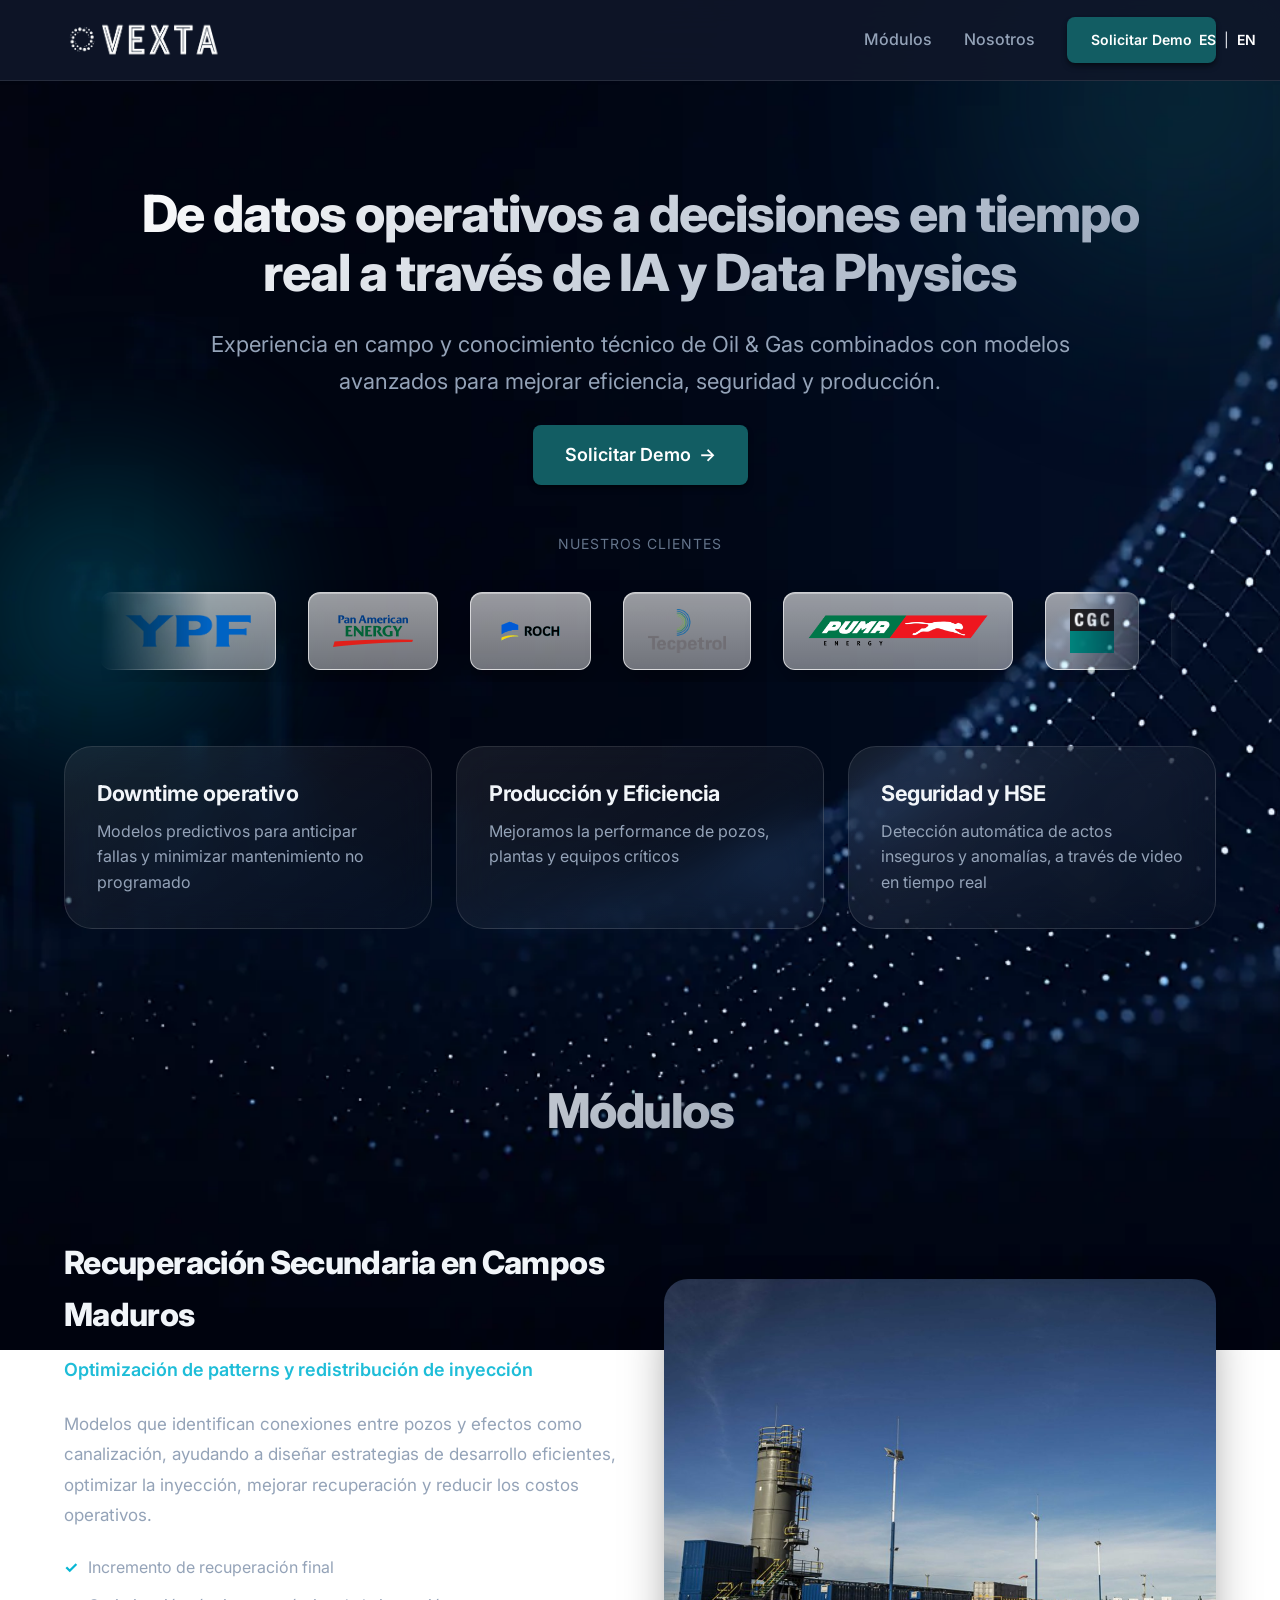
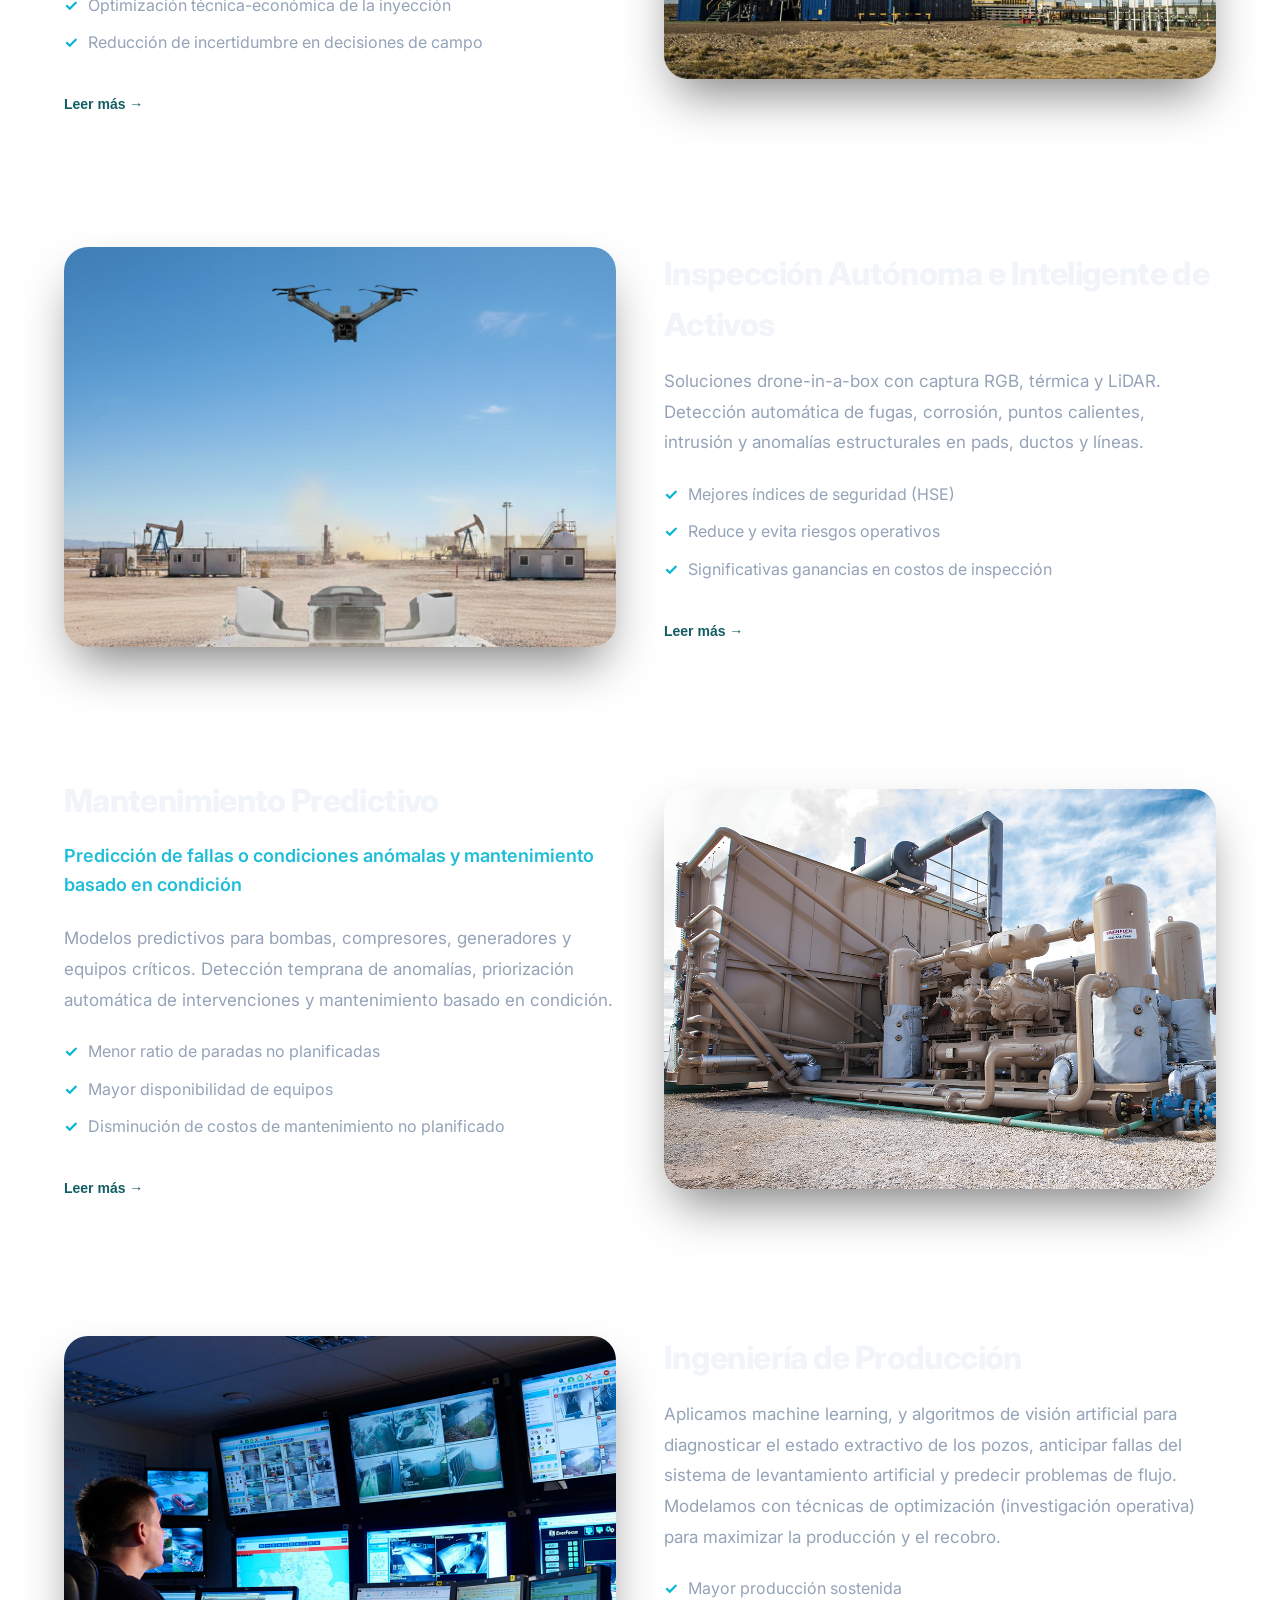
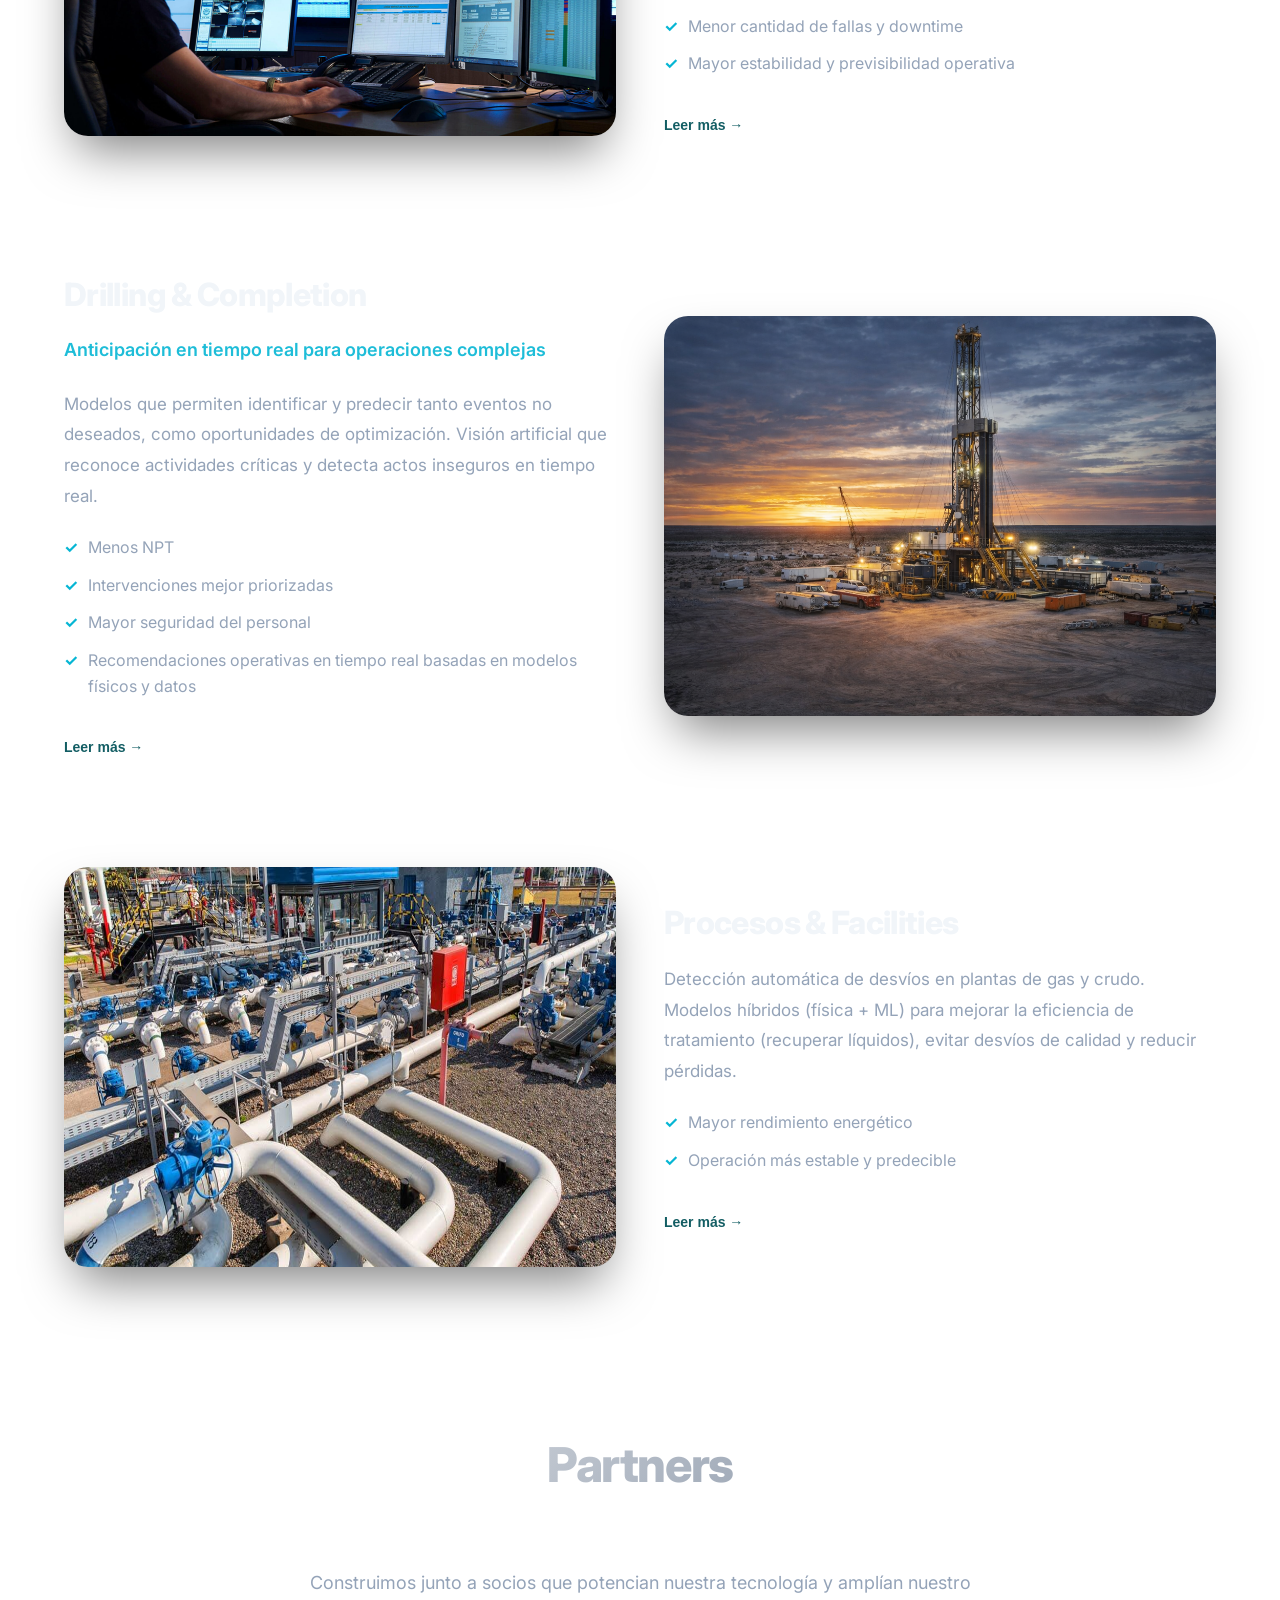
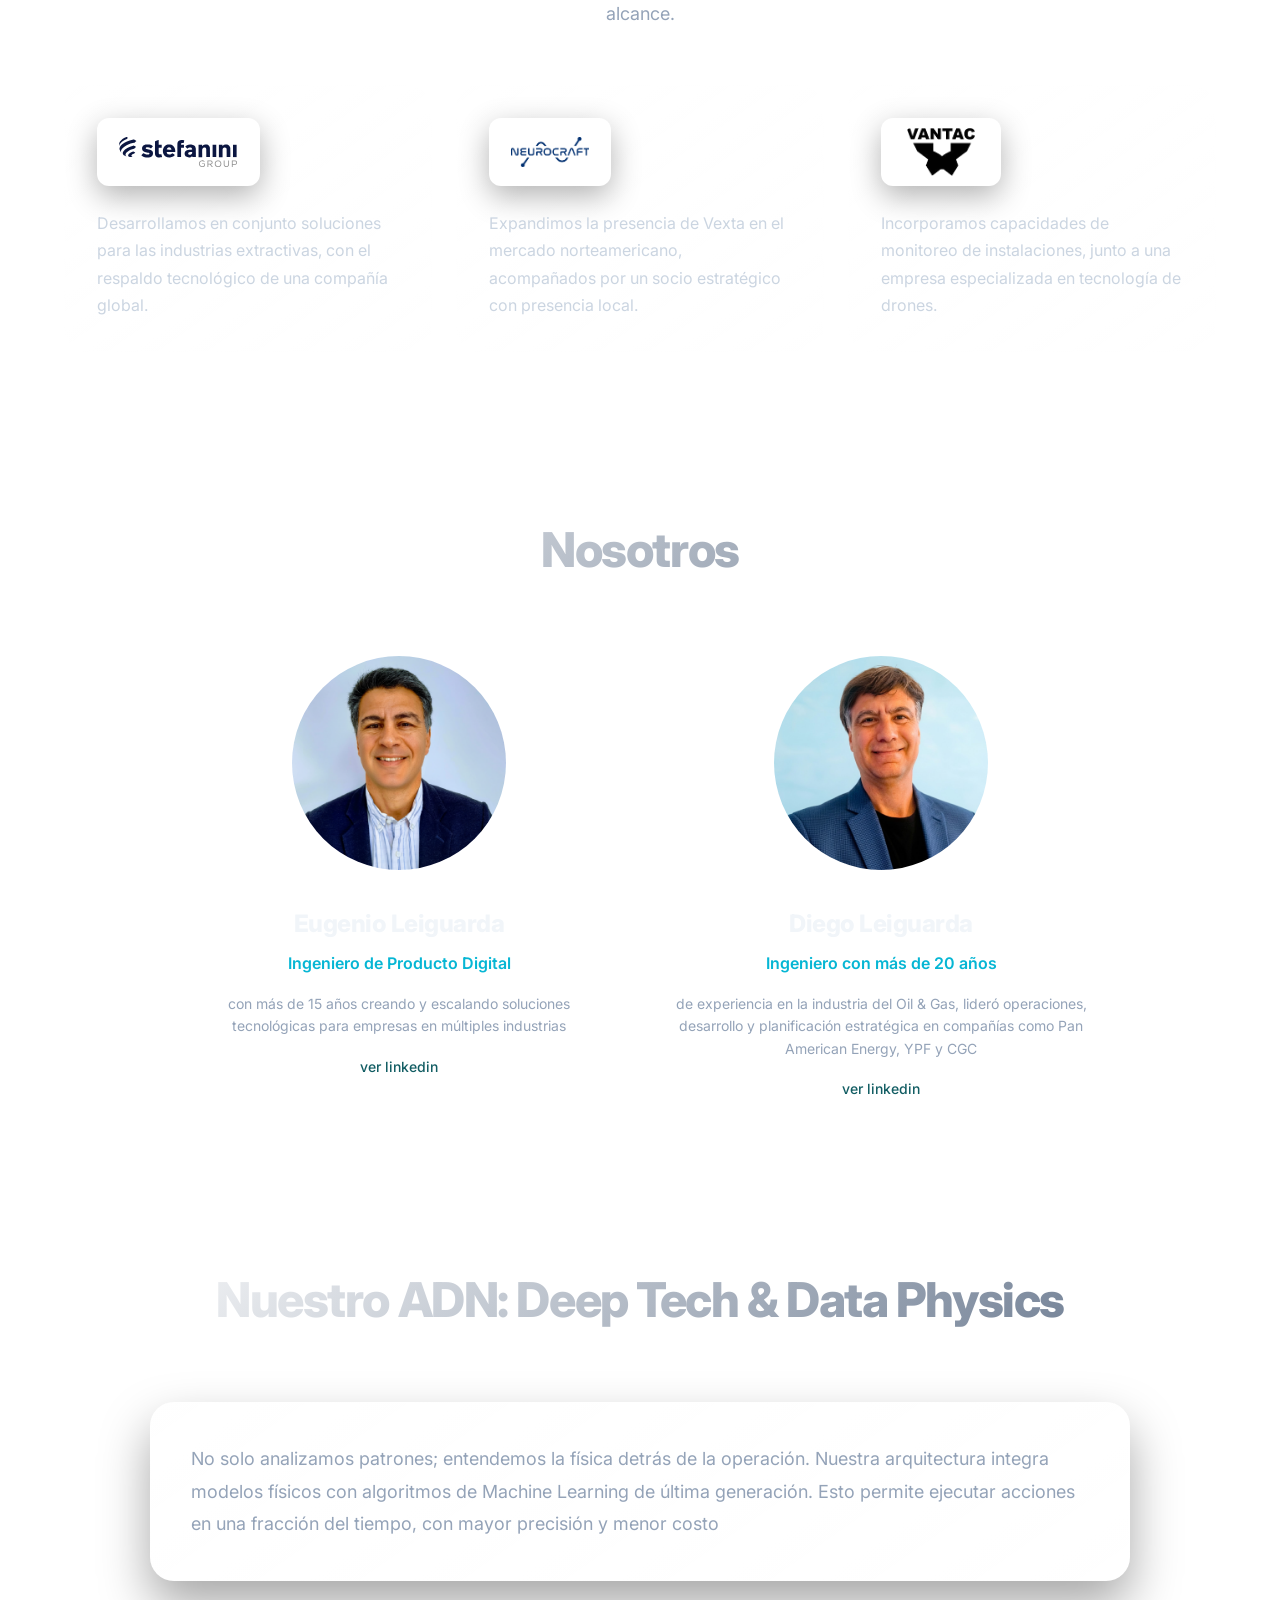
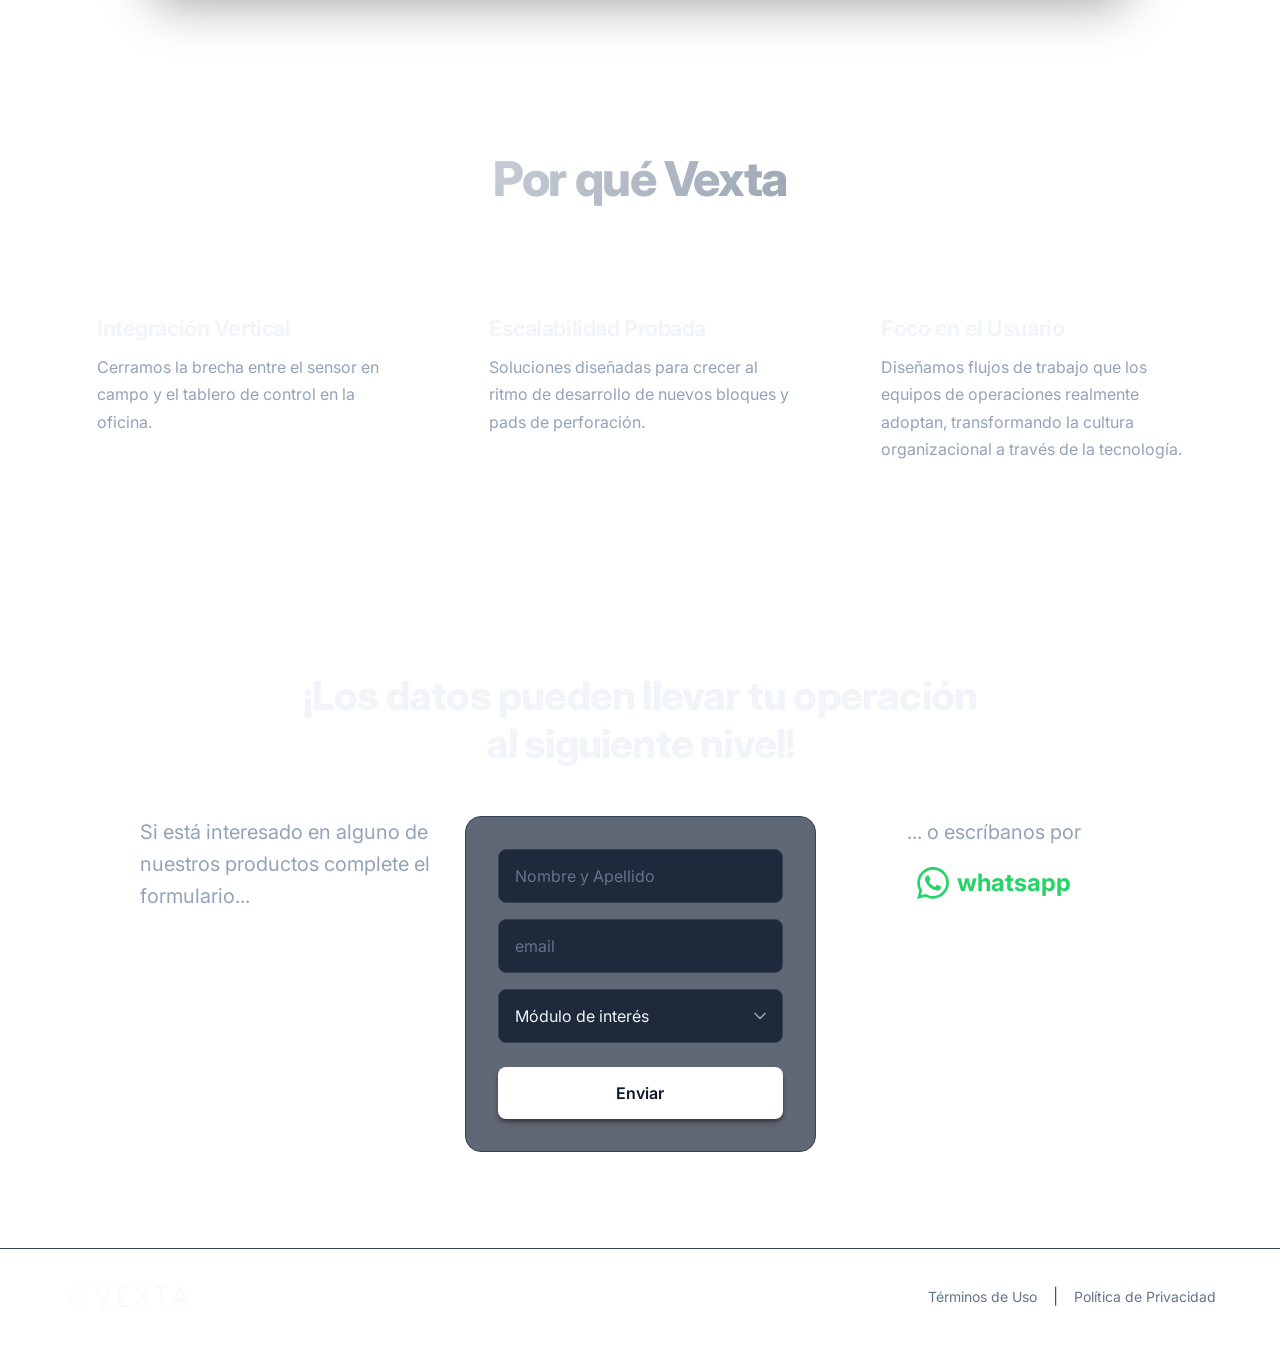
<file: index.html>
<!DOCTYPE html>
<html lang="es">
<head>
    <meta charset="UTF-8">
    <meta name="viewport" content="width=device-width, initial-scale=1.0">
    <title>VEXTA - IA y Data Physics para maximizar rentabilidad de activos críticos</title>
    <meta name="description" content="Combinamos experiencia en campo y conocimiento técnico de la industria Oil & Gas con modelos avanzados para mejorar eficiencia, seguridad y producción.">
    
    <link rel="preconnect" href="https://fonts.googleapis.com">
    <link rel="preconnect" href="https://fonts.gstatic.com" crossorigin>
    <link href="https://fonts.googleapis.com/css2?family=Inter:wght@400;500;600;700&display=swap" rel="stylesheet">
    
    <link href="https://unpkg.com/aos@2.3.1/dist/aos.css" rel="stylesheet">
    
    <link rel="stylesheet" href="styles.css">
</head>
<body>
    <div class="bg-parallax" id="bgParallax"></div>
    
    <div class="gradient-orb orb-1"></div>
    <div class="gradient-orb orb-2"></div>
    
    <header class="header">
        <nav class="nav container">
            <a href="#" class="logo">
                <img src="assets/logo.png" alt="VEXTA" class="logo-img">
               
            </a>
            
            <ul class="nav-links">
                <li><a href="#soluciones" class="nav-link">Módulos</a></li>
                <li><a href="#nosotros" class="nav-link">Nosotros</a></li>
                <li><a href="#contacto" class="btn btn-primary">Solicitar Demo</a></li>
                <li class="nav-lang-switch"><a href="/">ES</a> | <a href="/en/">EN</a></li>
            </ul>
            
            <button class="menu-toggle" aria-label="Toggle menu">
                <span class="hamburger"></span>
            </button>
        </nav>
    <div class="lang-switch"><a href="/">ES</a> | <a href="/en/">EN</a></div></header>

    <section id="hero" class="hero">
        <div class="container">
            <div class="hero-content-centered" data-aos="fade-up" data-aos-duration="800">
                <h1 class="hero-title">De datos operativos a decisiones en tiempo real a través de IA y Data Physics</h1>

                <p class="hero-description">
                    Experiencia en campo y conocimiento técnico de Oil & Gas combinados con modelos avanzados para mejorar eficiencia, seguridad y producción.
                </p>
                
                <a href="#contacto" class="btn btn-primary hero-cta">Solicitar Demo <span>→</span></a>
                
                <div class="clients-section" data-aos="fade-up" data-aos-delay="200">
                    <p class="clients-text">Nuestros clientes</p>
                    <div class="clients-carousel-wrapper">
                        <div class="clients-carousel">
                            <div class="client-logo">
                                <img src="assets/client-ypf.png" alt="YPF" loading="lazy" decoding="async">
                            </div>
                            <div class="client-logo">
                                <img src="assets/client-pae.png" alt="Pan American Energy" loading="lazy" decoding="async">
                            </div>
                            <div class="client-logo">
                                <img src="assets/client-roch.png" alt="Roch" loading="lazy" decoding="async">
                            </div>
                            <div class="client-logo">
                                <img src="assets/client-tecpetrol.png" alt="Tecpetrol" style="height:44px" loading="lazy" decoding="async">
                            </div>
                            <div class="client-logo">
                                <img src="assets/client-puma.png" alt="PUMA Energy" loading="lazy" decoding="async">
                            </div>
                            <div class="client-logo">
                                <img src="assets/client-cgc.png" alt="CGC" style="height:44px" loading="lazy" decoding="async">
                            </div>
                            <div class="client-logo">
                                <img src="assets/client-ps.png" alt="Petróleos Sudamericanos" loading="lazy" decoding="async">
                            </div>

                            <div class="client-logo">
                                <img src="assets/client-ypf.png" alt="YPF" loading="lazy" decoding="async">
                            </div>
                            <div class="client-logo">
                                <img src="assets/client-pae.png" alt="Pan American Energy" loading="lazy" decoding="async">
                            </div>
                            <div class="client-logo">
                                <img src="assets/client-roch.png" alt="Roch" loading="lazy" decoding="async">
                            </div>
                            <div class="client-logo">
                                <img src="assets/client-tecpetrol.png" alt="Tecpetrol" style="height:44px" loading="lazy" decoding="async">
                            </div>
                            <div class="client-logo">
                                <img src="assets/client-puma.png" alt="PUMA Energy" loading="lazy" decoding="async">
                            </div>
                            <div class="client-logo">
                                <img src="assets/client-cgc.png" alt="CGC" style="height:44px" loading="lazy" decoding="async">
                            </div>
                            <div class="client-logo">
                                <img src="assets/client-ps.png" alt="Petróleos Sudamericanos" loading="lazy" decoding="async">
                            </div>
                        </div>
                    </div>
                </div>
            </div>
            
            <div class="features-grid">
                <div class="feature-card" data-aos="fade-up" data-aos-delay="100">
<div class="feature-content">
                        <h3 class="feature-title">Downtime operativo</h3>
                        <p class="feature-text">Modelos predictivos para anticipar fallas y minimizar mantenimiento no programado</p>
                    </div>
                </div>
                
                <div class="feature-card" data-aos="fade-up" data-aos-delay="200">
<div class="feature-content">
                        <h3 class="feature-title">Producción y Eficiencia</h3>
                        <p class="feature-text">Mejoramos la performance de pozos, plantas y equipos críticos</p>
                    </div>
                </div>
                
                <div class="feature-card" data-aos="fade-up" data-aos-delay="300">
<div class="feature-content">
                        <h3 class="feature-title">Seguridad y HSE</h3>
                        <p class="feature-text">Detección automática de actos inseguros y anomalías, a través de video en tiempo real</p>
                    </div>
                </div>
            </div>
        </div>
    </section>

    <section id="soluciones" class="soluciones">
        <div class="container">
            <h2 class="section-title" data-aos="fade-up">Módulos</h2><div class="solucion-row" data-aos="fade-up">
                <div class="solucion-content" data-solution="recuperacion">
                    <h3 class="solucion-title">Recuperación Secundaria en Campos Maduros</h3>
                    <h4 class="solucion-subtitle">Optimización de patterns y redistribución de inyección</h4>
                    
                    <div class="solucion-summary">
                        <p class="solucion-text">
                            Modelos que identifican conexiones entre pozos y efectos como canalización, ayudando a diseñar estrategias de desarrollo eficientes, optimizar la inyección, mejorar recuperación y reducir los costos operativos.
                        </p>
                        <ul class="solucion-benefits">
                            <li>Incremento de recuperación final</li>
                            <li>Optimización técnica-económica de la inyección</li>
                            <li>Reducción de incertidumbre en decisiones de campo</li>
                        </ul>
                    </div>
                    
                    <div class="solucion-detail">
                        <p class="solucion-text">
                            Sucesos tales como canalizaciones, "bye-passed oil", y zonas excesivamente barridas, afectan notoriamente a la recuperación.
                        </p>
                        <p class="solucion-text">
                            Nuestros modelos de machine learning e investigación operativa utilizan datos en combinación con la física que gobierna el flujo multifásico en el reservorio ("Data Physics"), y así permiten una caracterización precisa de las conectividades entre pozos productores e inyectores e identifican desviaciones críticas. Con esta información, se pueden desarrollar y ejecutar planes de acción específicos para mejorar la eficiencia de la inyección y optimizar el factor de recobro.
                        </p>
                        <ul class="solucion-benefits">
                            <li>Incremento en la recuperación del petróleo y reducción del uso de recursos</li>
                            <li>Minimización de costos operativos y maximización de la producción a largo plazo</li>
                            <li>Mayor efectividad y adaptabilidad a las necesidades operativas y condiciones cambiantes del reservorio</li>
                        </ul>
                    </div>
                    
                    <button class="solucion-toggle-btn" data-action="expand">Leer más →</button>
                </div>
                <div class="solucion-image-wrapper">
                    <img src="assets/recuperacion.png" alt="Recuperación Secundaria" class="solucion-image">
                </div>
            </div>
            
            <div class="solucion-row solucion-row-reverse" data-aos="fade-up">
                <div class="solucion-content" data-solution="inspeccion">
                    <h3 class="solucion-title">Inspección Autónoma e Inteligente de Activos</h3>
                    
                    <div class="solucion-summary">
                        <p class="solucion-text">
                            Soluciones drone-in-a-box con captura RGB, térmica y LiDAR. Detección automática de fugas, corrosión, puntos calientes, intrusión y anomalías estructurales en pads, ductos y líneas.
                        </p>
                        <ul class="solucion-benefits">
                            <li>Mejores índices de seguridad (HSE)</li>
                            <li>Reduce y evita riesgos operativos</li>
                            <li>Significativas ganancias en costos de inspección</li>
                        </ul>
                    </div>
                    
                    <div class="solucion-detail">
                        <p class="solucion-text">
                            Las fugas, pérdidas de flujo y anomalías operativas en pozos, colectores, baterías y equipos, son habituales en el campo
                        </p>
                        <p class="solucion-text">
                            Nuestros modelos de visión computarizada detectan en tiempo real fugas, pérdidas de flujo y comportamientos anómalos a partir de imágenes. Identifican variaciones visuales o térmicas —manchas de fluidos, brumas, vapores anómalos, diferencias de temperatura, componentes faltantes— que anticipan fallas antes de que se agraven. Esto permite alertar automáticamente al equipo de operaciones, reducir el downtime y evitar incidentes ambientales u operativos.
                        </p>
                        <ul class="solucion-benefits">
                            <li>Optimiza la eficiencia operativa, permitiendo inspecciones autónomas</li>
                            <li>Aumenta la trazabilidad visual y la seguridad, identificando objetos no autorizados, cercos abiertos y condiciones que representan riesgo</li>
                        </ul>
                    </div>
                    
                    <button class="solucion-toggle-btn" data-action="expand">Leer más →</button>
                </div>
                <div class="solucion-image-wrapper">
                    <img src="assets/inspeccion.jpg" alt="Inspección Autónoma e Inteligente de Activos" class="solucion-image">
                </div>
            </div>
            
            <div class="solucion-row" data-aos="fade-up">
                <div class="solucion-content" data-solution="mantenimiento">
                    <h3 class="solucion-title">Mantenimiento Predictivo</h3>
                    <h4 class="solucion-subtitle">Predicción de fallas o condiciones anómalas y mantenimiento basado en condición</h4>

                    <div class="solucion-summary">
                        <p class="solucion-text">
                            Modelos predictivos para bombas, compresores, generadores y equipos críticos. Detección temprana de anomalías, priorización automática de intervenciones y mantenimiento basado en condición.
                        </p>
                        <ul class="solucion-benefits">
                            <li>Menor ratio de paradas no planificadas</li>
                            <li>Mayor disponibilidad de equipos</li>
                            <li>Disminución de costos de mantenimiento no planificado</li>
                        </ul>
                    </div>

                    <div class="solucion-detail">
                        <p class="solucion-text">
                            El mantenimiento preventivo y reactivo muchas veces genera costos elevados y paros no programados que afectan fuertemente la rentabilidad de la operación.
                        </p>
                        <p class="solucion-text">
                            Implementamos modelos de Machine Learning e investigación operativa que analizan datos históricos y en tiempo real, evaluando condiciones operativas e identificando patrones, anticipando fallas y generando alertas tempranas. Esto permite programar intervenciones preventivas y asignar recursos a tiempo, evitando paradas no planificadas, y minimizando el impacto en producción.
                        </p>
                        <ul class="solucion-benefits">
                            <li>Optimización de tiempos de respuesta y reducción de costos asociados a reparaciones imprevistas y pérdidas de producción</li>
                            <li>Mayor confiabilidad en las operaciones, uso eficiente de los recursos y mejora en la vida útil de los equipos</li>
                            <li>Mayor rentabilidad en operaciones continuas y seguras</li>
                        </ul>
                    </div>

                    <button class="solucion-toggle-btn" data-action="expand">Leer más →</button>
                </div>
                <div class="solucion-image-wrapper">
                    <img src="assets/mantenimiento.png" alt="Mantenimiento Predictivo" class="solucion-image">
                </div>
            </div>
            
            <div class="solucion-row solucion-row-reverse" data-aos="fade-up">
                <div class="solucion-content" data-solution="produccion">
                    <h3 class="solucion-title">Ingeniería de Producción</h3>
                    
                    <div class="solucion-summary">
                        <p class="solucion-text">
                            Aplicamos machine learning, y algoritmos de visión artificial para diagnosticar el estado extractivo de los pozos, anticipar fallas del sistema de levantamiento artificial y predecir problemas de flujo. Modelamos con técnicas de optimización (investigación operativa) para maximizar la producción y el recobro.
                        </p>
                        <ul class="solucion-benefits">
                            <li>Mayor producción sostenida</li>
                            <li>Menor cantidad de fallas y downtime</li>
                            <li>Mayor estabilidad y previsibilidad operativa</li>
                        </ul>
                    </div>
                    
                    <div class="solucion-detail">
                        <p class="solucion-text">
                            Pozos problema, fallas tempranas y/o repetitivas suelen ser una condición difícil de gestionar
                        </p>
                        <p class="solucion-text">
                            Nuestros modelos de aprendizaje profundo trabajan con parámetros de superficie y fondo (sensores), para asegurar un diagnóstico adecuado que permita al ingeniero de producción eficientizar sus análisis y priorizar sus rutinas de seguimiento.
                        </p>
                        <ul class="solucion-benefits">
                            <li>Reducción del índice de fallas y minimización de intervenciones repetitivas</li>
                            <li>Mayor eficiencia operativa mediante la detección temprana de condiciones anómalas</li>
                            <li>Incremento en la producción y mejor aprovechamiento de recursos</li>
                        </ul>
                    </div>
                    
                    <button class="solucion-toggle-btn" data-action="expand">Leer más →</button>
                </div>
                <div class="solucion-image-wrapper">
                    <img src="assets/produccion.png" alt="Ingeniería de Producción" class="solucion-image">
                </div>
            </div>
            
            
            
            <div class="solucion-row" data-aos="fade-up">
                <div class="solucion-content" data-solution="drilling">
                    <h3 class="solucion-title">Drilling & Completion</h3>
                    <h4 class="solucion-subtitle">Anticipación en tiempo real para operaciones complejas</h4>
                    
                    <div class="solucion-summary">
                        <p class="solucion-text">
                            Modelos que permiten identificar y predecir tanto eventos no deseados, como oportunidades de optimización. Visión artificial que reconoce actividades críticas y detecta actos inseguros en tiempo real.
                        </p>
                        <ul class="solucion-benefits">
                            <li>Menos NPT</li>
                            <li>Intervenciones mejor priorizadas</li>
                            <li>Mayor seguridad del personal</li>
                            <li>Recomendaciones operativas en tiempo real basadas en modelos físicos y datos</li>
                        </ul>
                    </div>
                    
                    <div class="solucion-detail">
                        <p class="solucion-text">
                            Los screen outs, pérdidas de circulación, obstrucciones en válvulas o colectores, frac hits, influjos o blowouts, son costosos y requieren complejas tareas de remediación.
                        </p>
                        <p class="solucion-text">
                            Los modelos de machine learning entrenados con datos históricos permiten monitorear en tiempo real el comportamiento de las principales operaciones. Usando redes autoencoder y otros algoritmos avanzados, podemos detectar patrones anómalos que logran predecir la ocurrencia de fenómenos no deseados durante la operación. Las alertas tempranas permiten a los equipos prevenir riesgos y anticiparse a las fallas.
                        </p>
                        <ul class="solucion-benefits">
                            <li>Reducción de costo y tiempo de perforación y terminación</li>
                            <li>Incremento de la seguridad, eficiencia y rentabilidad de la operación</li>
                            <li>Minimización del impacto de problemas imprevistos</li>
                            <li>Reducción de incidentes de seguridad</li>
                        </ul>
                    </div>
                    
                    <button class="solucion-toggle-btn" data-action="expand">Leer más →</button>
                </div>
                <div class="solucion-image-wrapper">
                    <img src="assets/drilling.png" alt="Drilling & Completion" class="solucion-image">
                </div>
            </div>

            <div class="solucion-row solucion-row-reverse" data-aos="fade-up">
                <div class="solucion-content" data-solution="procesos">
                    <h3 class="solucion-title">Procesos & Facilities</h3>

                    <div class="solucion-summary">
                        <p class="solucion-text">
                            Detección automática de desvíos en plantas de gas y crudo. Modelos híbridos (física + ML) para mejorar la eficiencia de tratamiento (recuperar líquidos), evitar desvíos de calidad y reducir pérdidas.
                        </p>
                        <ul class="solucion-benefits">
                            <li>Mayor rendimiento energético</li>
                            <li>Operación más estable y predecible</li>
                        </ul>
                    </div>

                    <div class="solucion-detail">
                        <p class="solucion-text">
                            La inestabilidad operativa, los desvíos de calidad del producto tratado y las ineficiencias del proceso generan costos adicionales y una carga operativa innecesariamente elevada.
                        </p>
                        <p class="solucion-text">
                            Combinamos aprendizaje profundo, modelado físico y técnicas de optimización para maximizar la eficiencia en plantas de gas, crudo y agua. Detectamos patrones ocultos, anticipamos desvíos de calidad, construimos digital twins de los procesos y recomendamos puntos de operación óptimos para lograr una operación más estable, energética y eficiente.
                        </p>
                        <ul class="solucion-benefits">
                            <li>Mayor recuperación de líquidos</li>
                            <li>Menor desvío de calidad en producto tratado</li>
                        </ul>
                    </div>

                    <button class="solucion-toggle-btn" data-action="expand">Leer más →</button>
                </div>
                <div class="solucion-image-wrapper">
                    <img src="assets/procesos.png" alt="Procesos & Facilities" class="solucion-image">
                </div>
            </div>

        </div>
    </section>

    <section id="partners" class="partners">
        <div class="container">
            <h2 class="section-title" data-aos="fade-up">Partners</h2>
            <p class="partners-subtitle" data-aos="fade-up" data-aos-delay="100">Construimos junto a socios que potencian nuestra tecnología y amplían nuestro alcance.</p>

            <div class="partners-grid">
                <article class="partner-card" data-aos="fade-up" data-aos-delay="100">
                    <a href="https://stefanini.com/es/" target="_blank" rel="noopener" class="partner-logo-box">
                        <img src="assets/partner-stefanini.svg" alt="Stefanini" loading="lazy" decoding="async">
                    </a>
                    <p class="partner-value">Desarrollamos en conjunto soluciones para las industrias extractivas, con el respaldo tecnológico de una compañía global.</p>
                </article>
                <article class="partner-card" data-aos="fade-up" data-aos-delay="200">
                    <a href="https://neurocraft.ai/" target="_blank" rel="noopener" class="partner-logo-box">
                        <img src="assets/partner-neurocraft.png" alt="Neurocraft" loading="lazy" decoding="async">
                    </a>
                    <p class="partner-value">Expandimos la presencia de Vexta en el mercado norteamericano, acompañados por un socio estratégico con presencia local.</p>
                </article>
                <article class="partner-card" data-aos="fade-up" data-aos-delay="300">
                    <span class="partner-logo-box">
                        <img src="assets/partner-vantac.png" alt="Vantac" style="height:48px" loading="lazy" decoding="async">
                    </span>
                    <p class="partner-value">Incorporamos capacidades de monitoreo de instalaciones, junto a una empresa especializada en tecnología de drones.</p>
                </article>
            </div>
        </div>
    </section>

    <section id="nosotros" class="nosotros">
        <div class="container">
            <h2 class="section-title" data-aos="fade-up">Nosotros</h2>
            
            <div class="team-grid">
                <div class="team-card" data-aos="fade-up" data-aos-delay="100">
                    <div class="team-image-wrapper">
                        <img src="assets/eugenio.png" alt="Eugenio Leiguarda" class="team-image">
                    </div>
                    <div class="team-content">
                        <h3 class="team-name">Eugenio Leiguarda</h3>
                        <p class="team-role">Ingeniero de Producto Digital</p>
                        <p class="team-bio">
                            con más de 15 años creando y escalando soluciones tecnológicas para empresas en múltiples industrias
                        </p>
                        <a href="https://www.linkedin.com/in/eugenioleiguarda/" target="_blank" rel="noopener" class="team-link">ver linkedin</a>
                    </div>
                </div>
                
                <div class="team-card" data-aos="fade-up" data-aos-delay="200">
                    <div class="team-image-wrapper">
                        <img src="assets/diego.png" alt="Diego Leiguarda" class="team-image">
                    </div>
                    <div class="team-content">
                        <h3 class="team-name">Diego Leiguarda</h3>
                        <p class="team-role">Ingeniero con más de 20 años</p>
                        <p class="team-bio">
                            de experiencia en la industria del Oil & Gas, lideró operaciones, desarrollo y planificación estratégica en compañías como Pan American Energy, YPF y CGC
                        </p>
                        <a href="https://www.linkedin.com/in/diegoleiguarda/" target="_blank" rel="noopener" class="team-link">ver linkedin</a>
                    </div>
                </div>
            </div>
        </div>
    </section>


    <section id="adn" class="adn">
        <div class="container">
            <h2 class="section-title" data-aos="fade-up">Nuestro ADN: Deep Tech &amp; Data Physics</h2>
            <div class="adn-card" data-aos="fade-up" data-aos-delay="100">
                <p class="adn-text">No solo analizamos patrones; entendemos la física detrás de la operación. Nuestra arquitectura integra modelos físicos con algoritmos de Machine Learning de última generación. Esto permite ejecutar acciones en una fracción del tiempo, con mayor precisión y menor costo</p>
            </div>
        </div>
    </section>

    <section id="por-que" class="por-que">
        <div class="container">
            <h2 class="section-title" data-aos="fade-up">Por qué Vexta</h2>

            <div class="why-grid">
                <div class="why-card" data-aos="fade-up" data-aos-delay="100">
                    <h3 class="why-title">Integración Vertical</h3>
                    <p class="why-text">Cerramos la brecha entre el sensor en campo y el tablero de control en la oficina.</p>
                </div>

                <div class="why-card" data-aos="fade-up" data-aos-delay="200">
                    <h3 class="why-title">Escalabilidad Probada</h3>
                    <p class="why-text">Soluciones diseñadas para crecer al ritmo de desarrollo de nuevos bloques y pads de perforación.</p>
                </div>

                <div class="why-card" data-aos="fade-up" data-aos-delay="300">
                    <h3 class="why-title">Foco en el Usuario</h3>
                    <p class="why-text">Diseñamos flujos de trabajo que los equipos de operaciones realmente adoptan, transformando la cultura organizacional a través de la tecnología.</p>
                </div>
            </div>
        </div>
    </section>

    <section id="contacto" class="contacto">
        <div class="container">
            <h2 class="contacto-title" data-aos="fade-up">¡Los datos pueden llevar tu operación al siguiente nivel!</h2>
            
            <div class="contacto-grid">
                <div class="contacto-text ocultar-en-movil" data-aos="fade-up" data-aos-delay="100">
    <p>Si está interesado en alguno de nuestros productos complete el formulario...</p>
</div>
                
                <form name="demo" method="POST" data-netlify="true" netlify-honeypot="bot-field" class="contacto-form" id="contactForm">
<input type="hidden" name="form-name" value="demo" />
<input type="hidden" name="bot-field" />
                    <div class="form-group">
                        <input type="text" id="nombre" name="nombre" class="form-input" placeholder="Nombre y Apellido" required>
                    </div>
                    <div class="form-group">
                        <input type="email" id="email" name="email" class="form-input" placeholder="email" required>
                    </div>
                    <div class="form-group">
                        <select id="solucion" name="solucion" class="form-select" required>
                            <option value="" disabled selected>Módulo de interés</option>
                            <option value="recuperacion">Recuperación Secundaria</option>
                            <option value="inspeccion">Inspección Autónoma e Inteligente de Activos</option>
                            <option value="mantenimiento">Mantenimiento Predictivo</option>
                            <option value="produccion">Ingeniería de Producción</option>
                            <option value="drilling">Drilling & Completion</option>
                            <option value="procesos">Procesos & Facilities</option>
                        </select>
                    </div>
                    <button type="submit" class="btn btn-submit">Enviar</button>
                </form>
                
                <div class="contacto-whatsapp" data-aos="fade-up" data-aos-delay="300">
                    <p class="whatsapp-text">... o escríbanos por</p>
                    <a href="https://wa.me/5491133100378?text=Hola,%20me%20interesa%20conocer%20más%20sobre%20las%20soluciones%20de%20VEXTA" target="_blank" rel="noopener" class="whatsapp-link">
                        <svg class="whatsapp-icon" viewBox="0 0 24 24" fill="currentColor">
                            <path d="M17.472 14.382c-.297-.149-1.758-.867-2.03-.967-.273-.099-.471-.148-.67.15-.197.297-.767.966-.94 1.164-.173.199-.347.223-.644.075-.297-.15-1.255-.463-2.39-1.475-.883-.788-1.48-1.761-1.653-2.059-.173-.297-.018-.458.13-.606.134-.133.298-.347.446-.52.149-.174.198-.298.298-.497.099-.198.05-.371-.025-.52-.075-.149-.669-1.612-.916-2.207-.242-.579-.487-.5-.669-.51-.173-.008-.371-.01-.57-.01-.198 0-.52.074-.792.372-.272.297-1.04 1.016-1.04 2.479 0 1.462 1.065 2.875 1.213 3.074.149.198 2.096 3.2 5.077 4.487.709.306 1.262.489 1.694.625.712.227 1.36.195 1.871.118.571-.085 1.758-.719 2.006-1.413.248-.694.248-1.289.173-1.413-.074-.124-.272-.198-.57-.347m-5.421 7.403h-.004a9.87 9.87 0 01-5.031-1.378l-.361-.214-3.741.982.998-3.648-.235-.374a9.86 9.86 0 01-1.51-5.26c.001-5.45 4.436-9.884 9.888-9.884 2.64 0 5.122 1.03 6.988 2.898a9.825 9.825 0 012.893 6.994c-.003 5.45-4.437 9.884-9.885 9.884m8.413-18.297A11.815 11.815 0 0012.05 0C5.495 0 .16 5.335.157 11.892c0 2.096.547 4.142 1.588 5.945L.057 24l6.305-1.654a11.882 11.882 0 005.683 1.448h.005c6.554 0 11.89-5.335 11.893-11.893a11.821 11.821 0 00-3.48-8.413z"/>
                        </svg>
                        whatsapp
                    </a>
                </div>
            </div>
        </div>
    </section>

    <footer class="footer">
        <div class="container">
            <div class="footer-content">
                <div class="footer-brand">
                    <img src="assets/logo.png" alt="VEXTA" class="footer-logo">
                </div>
                
                <div class="footer-links">
                    <a href="terminos-de-uso.html" class="footer-link">Términos de Uso</a>
                    <span class="footer-separator">|</span>
                    <a href="politica-de-privacidad.html" class="footer-link">Política de Privacidad</a>
                </div>
            </div>
        </div>
    </footer>

    <script src="https://unpkg.com/aos@2.3.1/dist/aos.js"></script>
    
    <script src="script.js"></script>
</body>
</html>
</file>
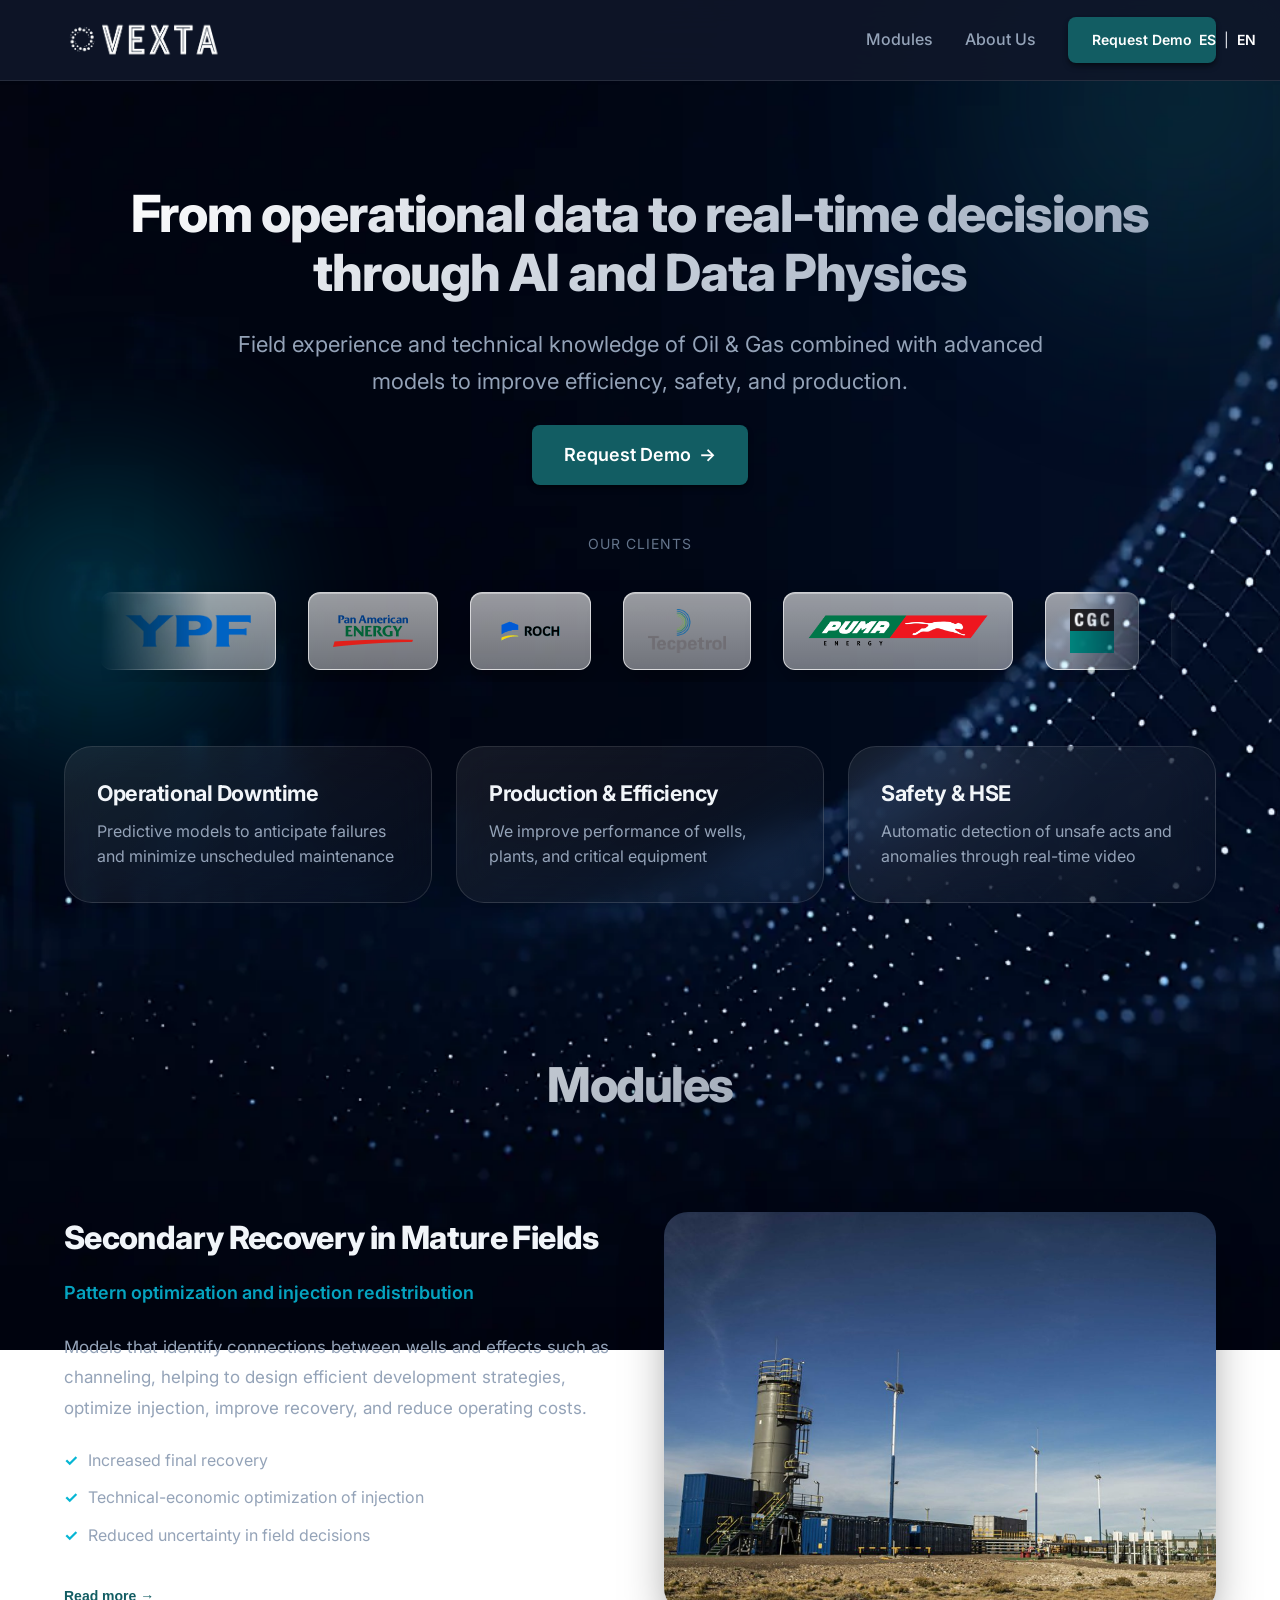
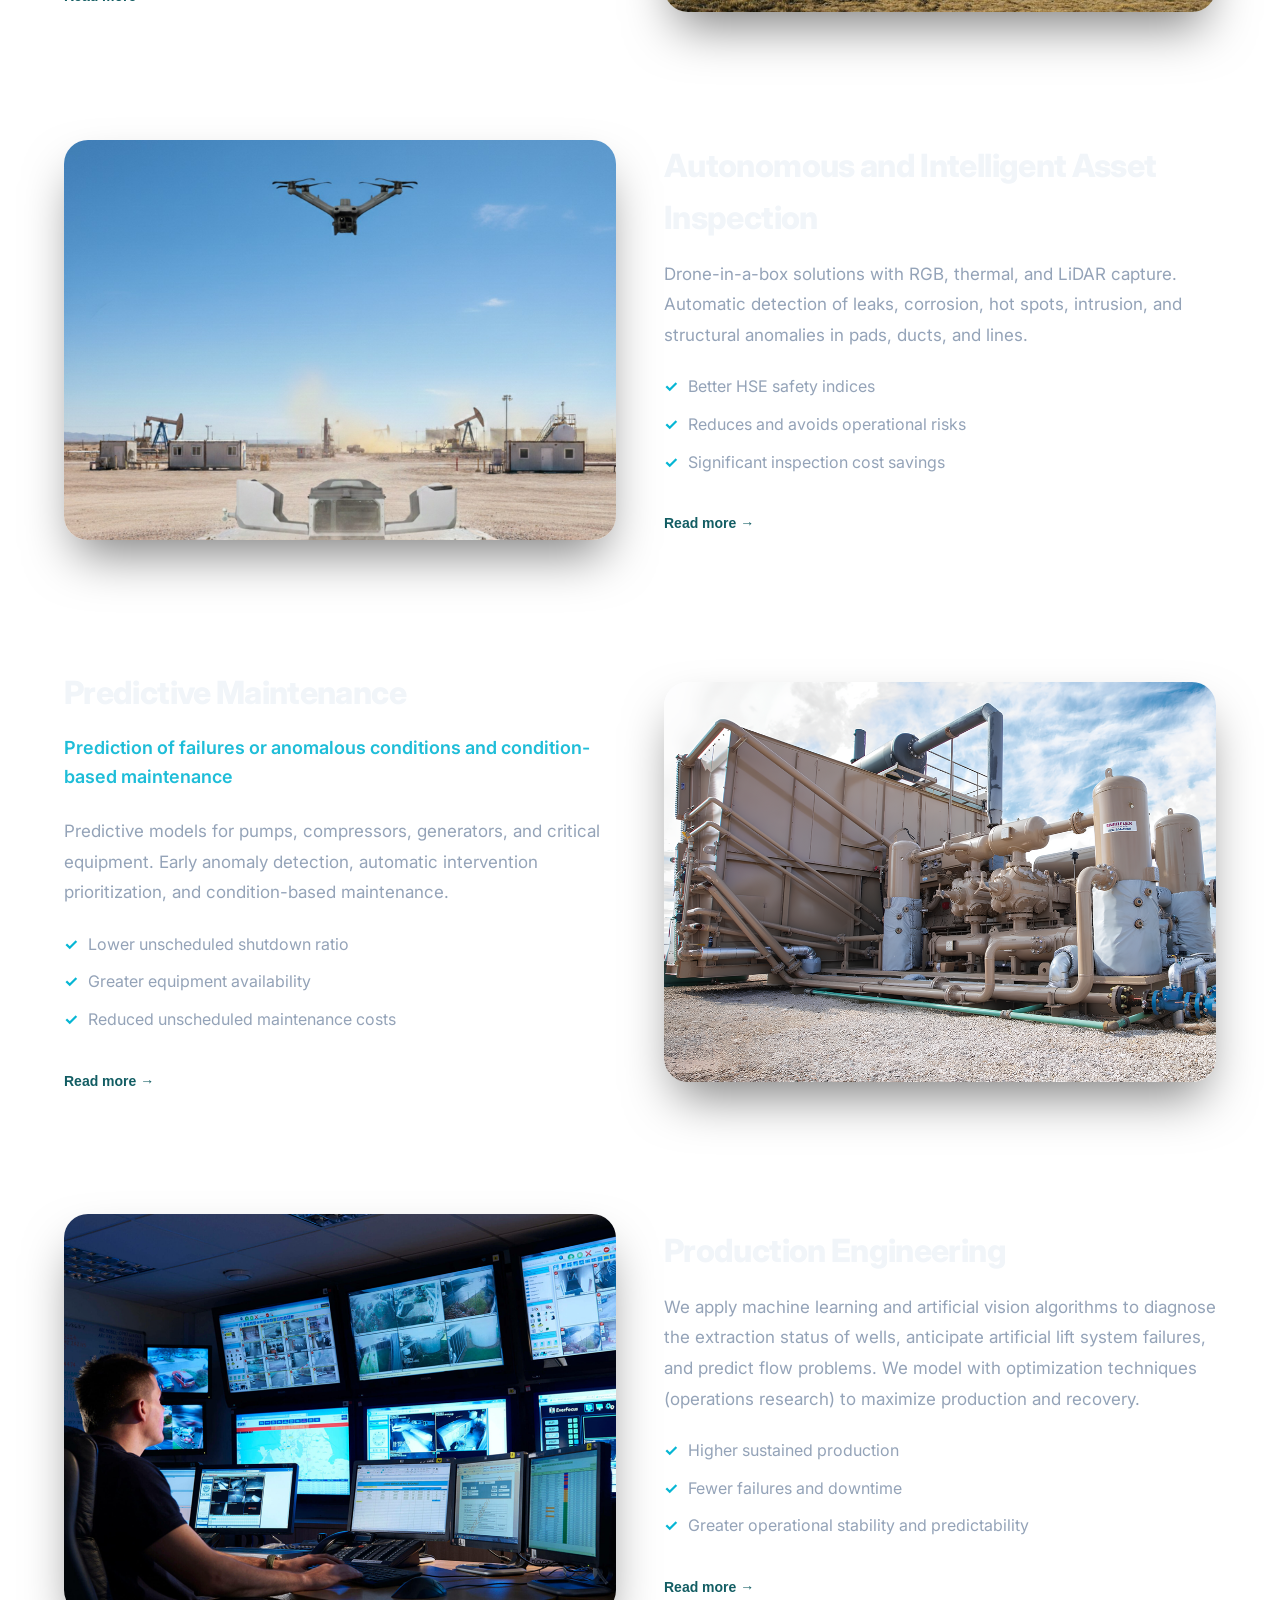
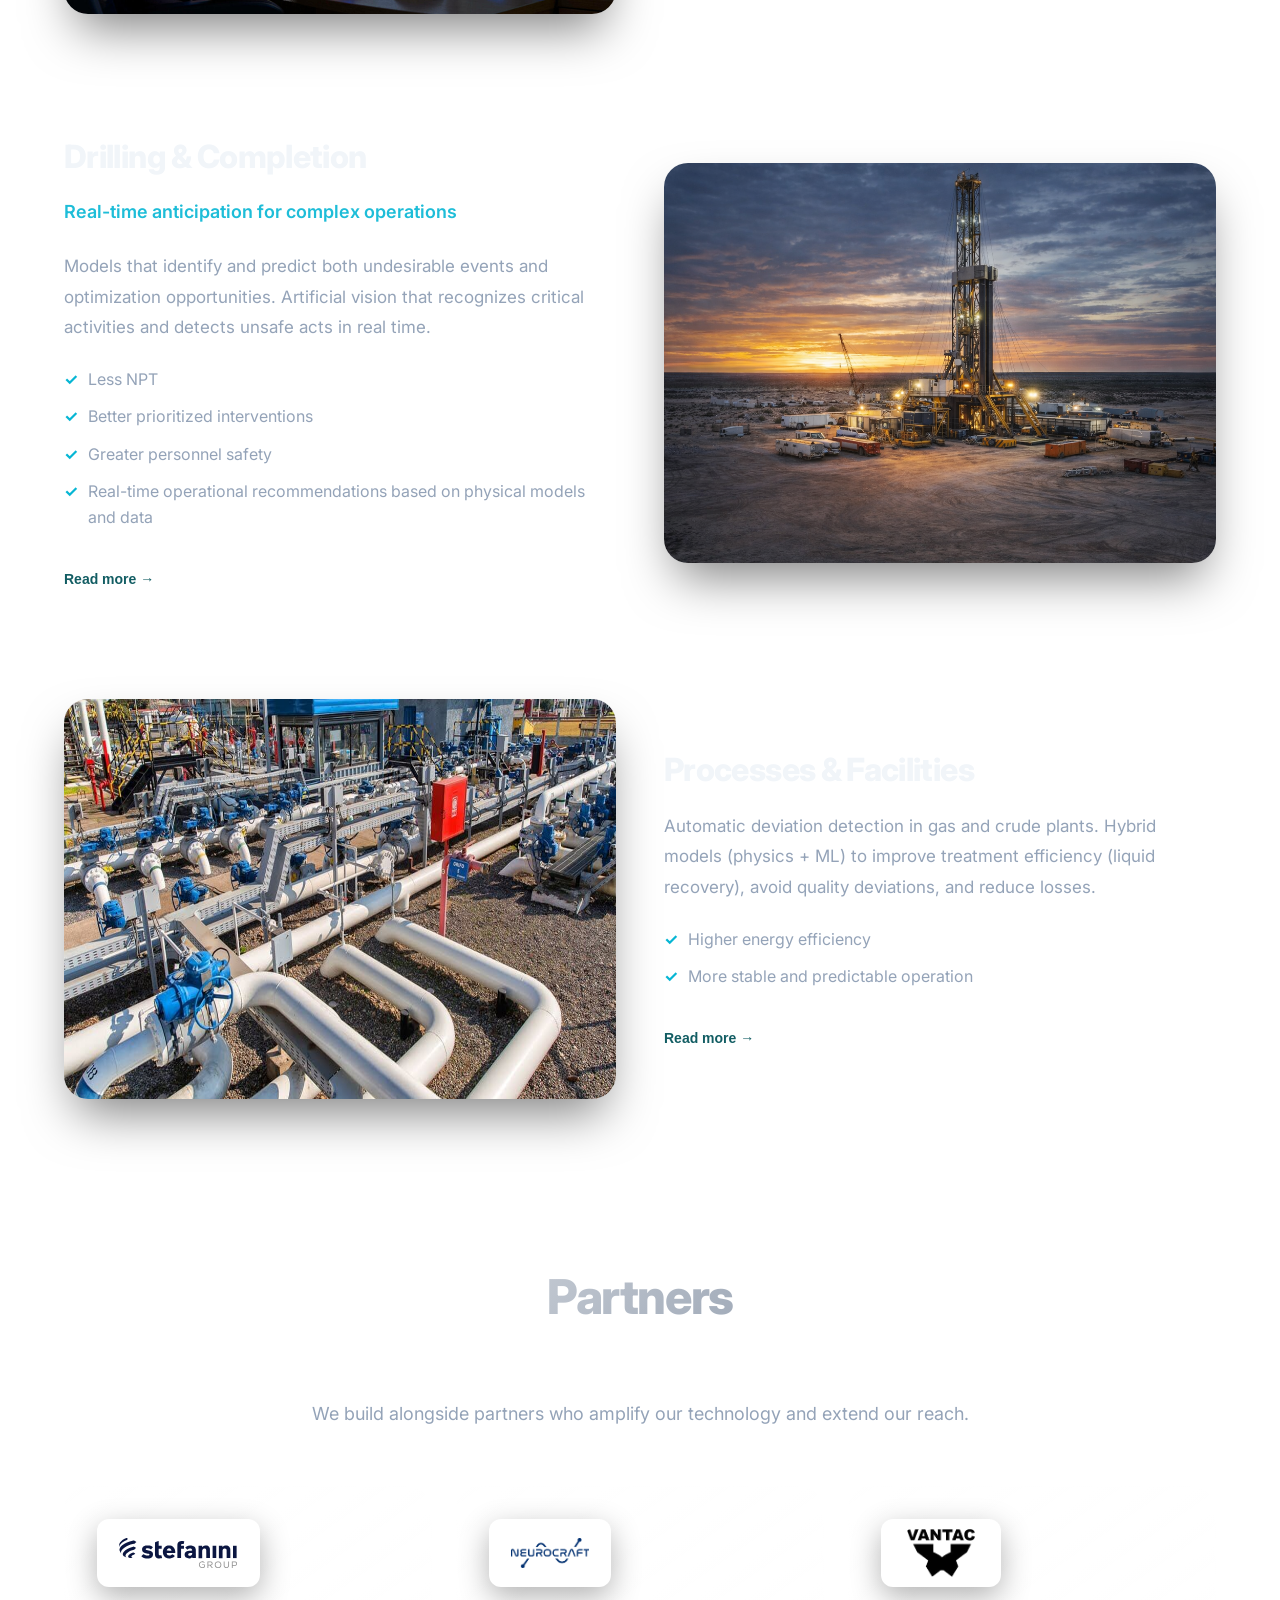
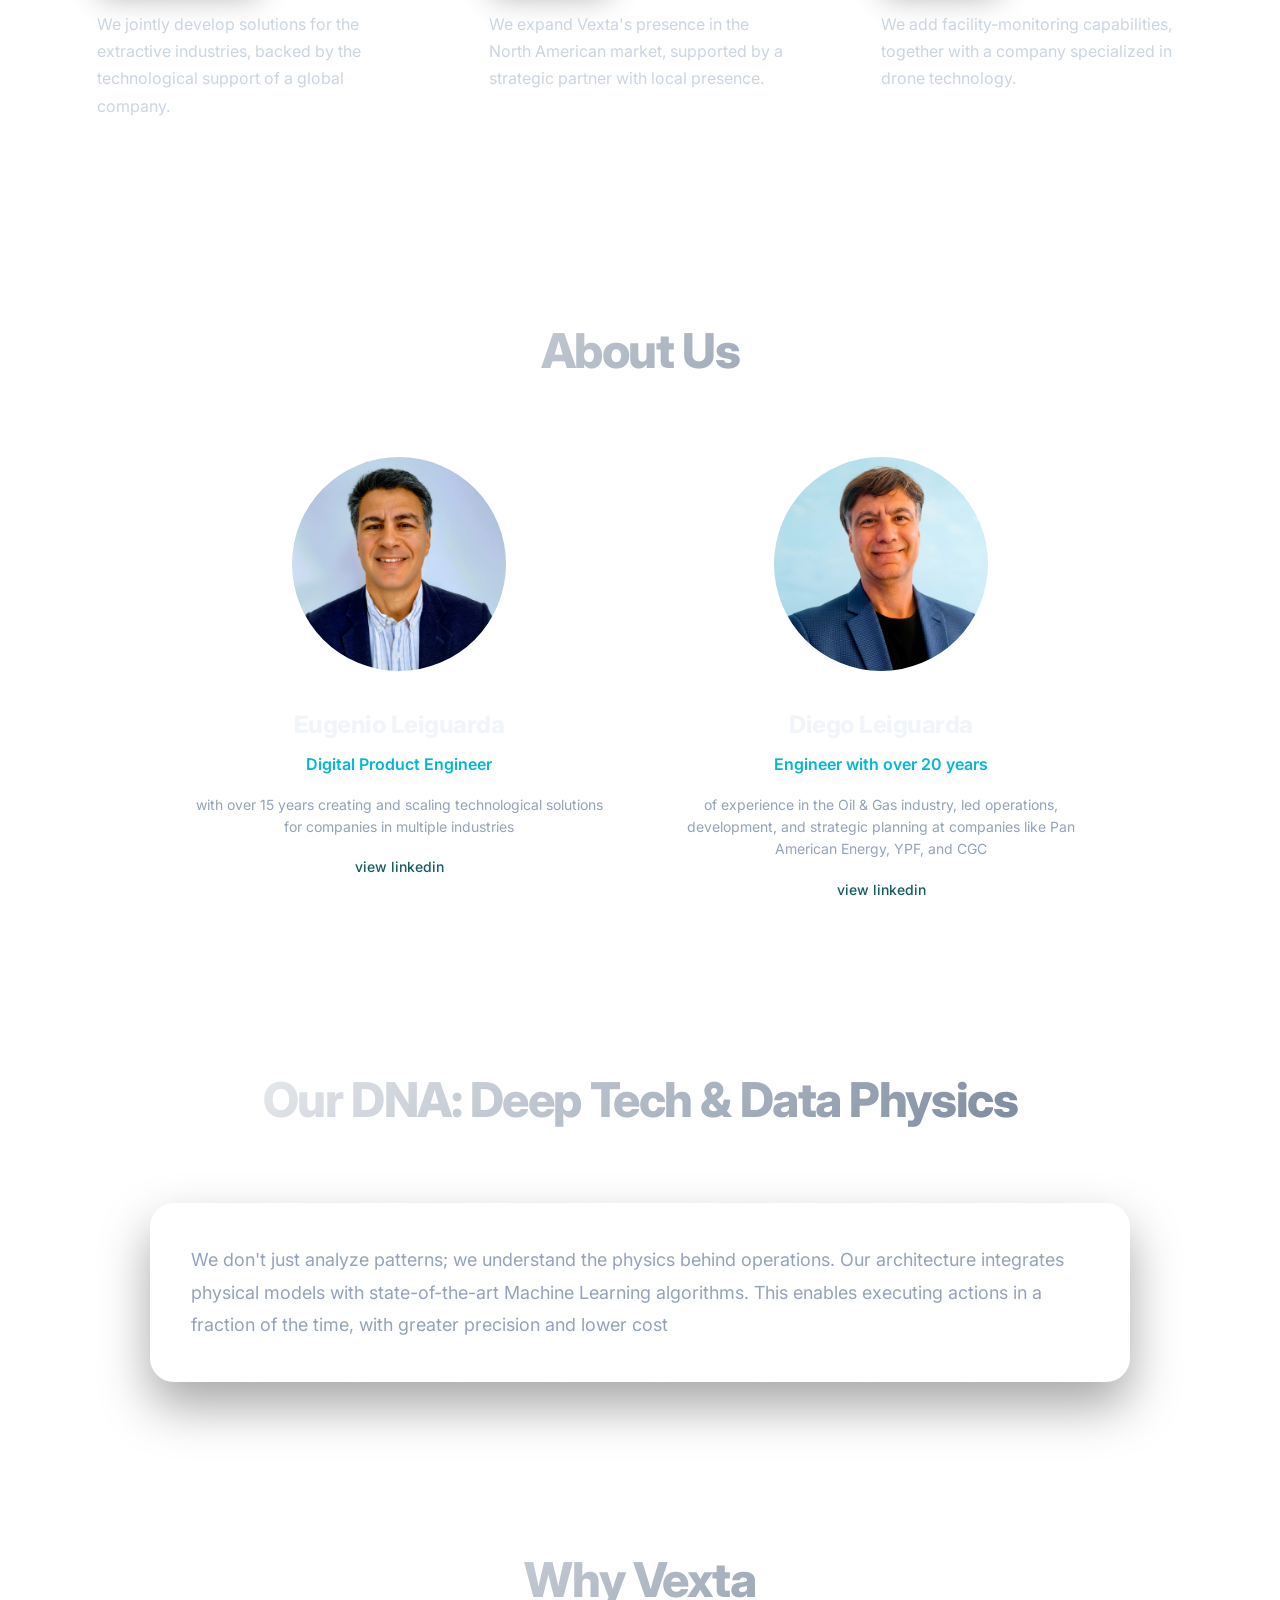
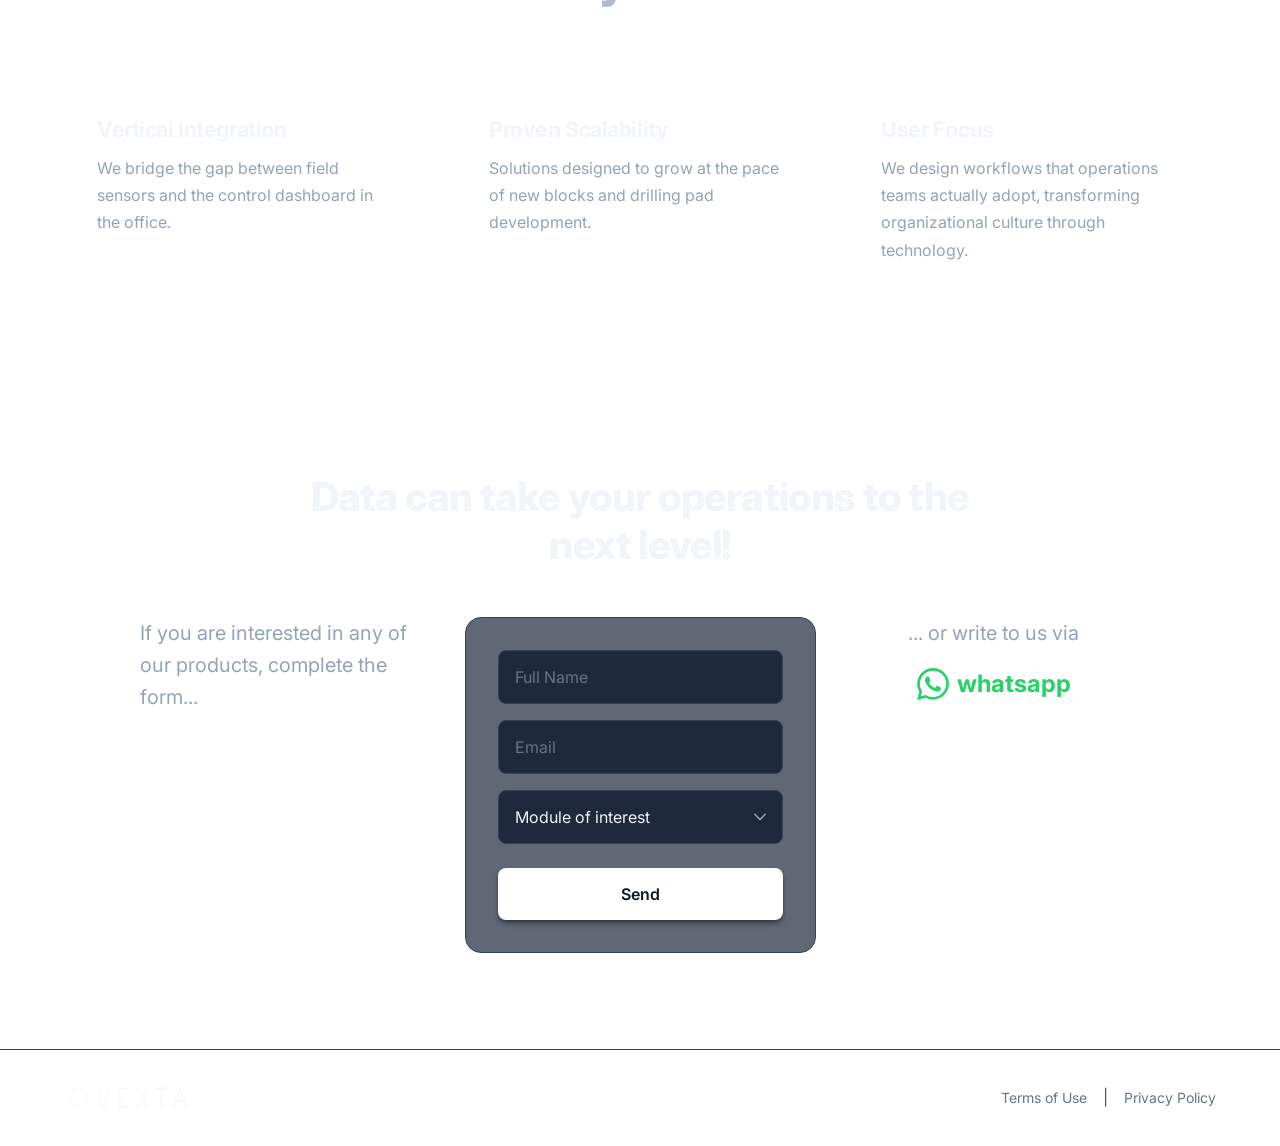
<file: en/index.html>
<!DOCTYPE html>
<html lang="en">
<head>
    <meta charset="UTF-8">
    <meta name="viewport" content="width=device-width, initial-scale=1.0">
    <title>VEXTA - AI and Data Physics to maximize critical asset profitability</title>
    <meta name="description" content="Field experience and technical knowledge of Oil & Gas combined with advanced models to improve efficiency, safety, and production.">

    <link rel="preconnect" href="https://fonts.googleapis.com">
    <link rel="preconnect" href="https://fonts.gstatic.com" crossorigin>
    <link href="https://fonts.googleapis.com/css2?family=Inter:wght@400;500;600;700&display=swap" rel="stylesheet">

    <link href="https://unpkg.com/aos@2.3.1/dist/aos.css" rel="stylesheet">

    <link rel="stylesheet" href="../styles.css">
</head>
<body>
    <div class="bg-parallax" id="bgParallax"></div>

    <div class="gradient-orb orb-1"></div>
    <div class="gradient-orb orb-2"></div>

    <header class="header">
        <nav class="nav container">
            <a href="index.html" class="logo">
                <img src="../assets/logo.png" alt="VEXTA" class="logo-img">

            </a>

            <ul class="nav-links">
                <li><a href="#soluciones" class="nav-link">Modules</a></li>
                <li><a href="#nosotros" class="nav-link">About Us</a></li>
                <li><a href="#contacto" class="btn btn-primary">Request Demo</a></li>
                <li class="nav-lang-switch"><a href="../">ES</a> | <a href="/en/">EN</a></li>
            </ul>

            <button class="menu-toggle" aria-label="Toggle menu">
                <span class="hamburger"></span>
            </button>
        </nav>
    <div class="lang-switch"><a href="../">ES</a> | <a href="/en/">EN</a></div></header>

    <section id="hero" class="hero">
        <div class="container">
            <div class="hero-content-centered" data-aos="fade-up" data-aos-duration="800">
                <h1 class="hero-title">From operational data to real-time decisions through AI and Data Physics</h1>

                <p class="hero-description">
                    Field experience and technical knowledge of Oil & Gas combined with advanced models to improve efficiency, safety, and production.
                </p>

                <a href="#contacto" class="btn btn-primary hero-cta">Request Demo <span>→</span></a>

                <div class="clients-section" data-aos="fade-up" data-aos-delay="200">
                    <p class="clients-text">Our clients</p>
                    <div class="clients-carousel-wrapper">
                        <div class="clients-carousel">
                            <div class="client-logo">
                                <img src="../assets/client-ypf.png" alt="YPF" loading="lazy" decoding="async">
                            </div>
                            <div class="client-logo">
                                <img src="../assets/client-pae.png" alt="Pan American Energy" loading="lazy" decoding="async">
                            </div>
                            <div class="client-logo">
                                <img src="../assets/client-roch.png" alt="Roch" loading="lazy" decoding="async">
                            </div>
                            <div class="client-logo">
                                <img src="../assets/client-tecpetrol.png" alt="Tecpetrol" style="height:44px" loading="lazy" decoding="async">
                            </div>
                            <div class="client-logo">
                                <img src="../assets/client-puma.png" alt="PUMA Energy" loading="lazy" decoding="async">
                            </div>
                            <div class="client-logo">
                                <img src="../assets/client-cgc.png" alt="CGC" style="height:44px" loading="lazy" decoding="async">
                            </div>
                            <div class="client-logo">
                                <img src="../assets/client-ps.png" alt="Petróleos Sudamericanos" loading="lazy" decoding="async">
                            </div>

                            <div class="client-logo">
                                <img src="../assets/client-ypf.png" alt="YPF" loading="lazy" decoding="async">
                            </div>
                            <div class="client-logo">
                                <img src="../assets/client-pae.png" alt="Pan American Energy" loading="lazy" decoding="async">
                            </div>
                            <div class="client-logo">
                                <img src="../assets/client-roch.png" alt="Roch" loading="lazy" decoding="async">
                            </div>
                            <div class="client-logo">
                                <img src="../assets/client-tecpetrol.png" alt="Tecpetrol" style="height:44px" loading="lazy" decoding="async">
                            </div>
                            <div class="client-logo">
                                <img src="../assets/client-puma.png" alt="PUMA Energy" loading="lazy" decoding="async">
                            </div>
                            <div class="client-logo">
                                <img src="../assets/client-cgc.png" alt="CGC" style="height:44px" loading="lazy" decoding="async">
                            </div>
                            <div class="client-logo">
                                <img src="../assets/client-ps.png" alt="Petróleos Sudamericanos" loading="lazy" decoding="async">
                            </div>
                        </div>
                    </div>
                </div>
            </div>

            <div class="features-grid">
                <div class="feature-card" data-aos="fade-up" data-aos-delay="100">
<div class="feature-content">
                        <h3 class="feature-title">Operational Downtime</h3>
                        <p class="feature-text">Predictive models to anticipate failures and minimize unscheduled maintenance</p>
                    </div>
                </div>

                <div class="feature-card" data-aos="fade-up" data-aos-delay="200">
<div class="feature-content">
                        <h3 class="feature-title">Production & Efficiency</h3>
                        <p class="feature-text">We improve performance of wells, plants, and critical equipment</p>
                    </div>
                </div>

                <div class="feature-card" data-aos="fade-up" data-aos-delay="300">
<div class="feature-content">
                        <h3 class="feature-title">Safety & HSE</h3>
                        <p class="feature-text">Automatic detection of unsafe acts and anomalies through real-time video</p>
                    </div>
                </div>
            </div>
        </div>
    </section>

    <section id="soluciones" class="soluciones">
        <div class="container">
            <h2 class="section-title" data-aos="fade-up">Modules</h2><div class="solucion-row" data-aos="fade-up">
                <div class="solucion-content" data-solution="recuperacion">
                    <h3 class="solucion-title">Secondary Recovery in Mature Fields</h3>
                    <h4 class="solucion-subtitle">Pattern optimization and injection redistribution</h4>

                    <div class="solucion-summary">
                        <p class="solucion-text">
                            Models that identify connections between wells and effects such as channeling, helping to design efficient development strategies, optimize injection, improve recovery, and reduce operating costs.
                        </p>
                        <ul class="solucion-benefits">
                            <li>Increased final recovery</li>
                            <li>Technical-economic optimization of injection</li>
                            <li>Reduced uncertainty in field decisions</li>
                        </ul>
                    </div>

                    <div class="solucion-detail">
                        <p class="solucion-text">
                            Events such as channeling, "bypassed oil," and excessively swept zones significantly affect recovery.
                        </p>
                        <p class="solucion-text">
                            Our machine learning and operations research models use data in combination with the physics governing multiphase flow in the reservoir ("Data Physics"), enabling precise characterization of connectivity between producing and injector wells and identifying critical deviations. With this information, specific action plans can be developed and executed to improve injection efficiency and optimize recovery factor.
                        </p>
                        <ul class="solucion-benefits">
                            <li>Increased oil recovery and reduced resource usage</li>
                            <li>Minimization of operating costs and long-term production maximization</li>
                            <li>Greater effectiveness and adaptability to operational needs and changing reservoir conditions</li>
                        </ul>
                    </div>

                    <button class="solucion-toggle-btn" data-action="expand">Read more →</button>
                </div>
                <div class="solucion-image-wrapper">
                    <img src="../assets/recuperacion.png" alt="Secondary Recovery" class="solucion-image">
                </div>
            </div>

            <div class="solucion-row solucion-row-reverse" data-aos="fade-up">
                <div class="solucion-content" data-solution="inspeccion">
                    <h3 class="solucion-title">Autonomous and Intelligent Asset Inspection</h3>

                    <div class="solucion-summary">
                        <p class="solucion-text">
                            Drone-in-a-box solutions with RGB, thermal, and LiDAR capture. Automatic detection of leaks, corrosion, hot spots, intrusion, and structural anomalies in pads, ducts, and lines.
                        </p>
                        <ul class="solucion-benefits">
                            <li>Better HSE safety indices</li>
                            <li>Reduces and avoids operational risks</li>
                            <li>Significant inspection cost savings</li>
                        </ul>
                    </div>

                    <div class="solucion-detail">
                        <p class="solucion-text">
                            Leaks, flow losses, and operational anomalies in wells, collectors, batteries, and equipment are common in the field
                        </p>
                        <p class="solucion-text">
                            Our computer vision models detect leaks, flow losses, and anomalous behaviors in real time from images. They identify visual or thermal variations — fluid stains, mists, anomalous vapors, temperature differences, missing components — that anticipate failures before they worsen. This allows automatic alerts to the operations team, reduces downtime, and prevents environmental or operational incidents.
                        </p>
                        <ul class="solucion-benefits">
                            <li>Optimizes operational efficiency, enabling autonomous inspections</li>
                            <li>Increases visual traceability and safety by identifying unauthorized objects, open fences, and risk conditions</li>
                        </ul>
                    </div>

                    <button class="solucion-toggle-btn" data-action="expand">Read more →</button>
                </div>
                <div class="solucion-image-wrapper">
                    <img src="../assets/inspeccion.jpg" alt="Autonomous and Intelligent Asset Inspection" class="solucion-image">
                </div>
            </div>

            <div class="solucion-row" data-aos="fade-up">
                <div class="solucion-content" data-solution="mantenimiento">
                    <h3 class="solucion-title">Predictive Maintenance</h3>
                    <h4 class="solucion-subtitle">Prediction of failures or anomalous conditions and condition-based maintenance</h4>

                    <div class="solucion-summary">
                        <p class="solucion-text">
                            Predictive models for pumps, compressors, generators, and critical equipment. Early anomaly detection, automatic intervention prioritization, and condition-based maintenance.
                        </p>
                        <ul class="solucion-benefits">
                            <li>Lower unscheduled shutdown ratio</li>
                            <li>Greater equipment availability</li>
                            <li>Reduced unscheduled maintenance costs</li>
                        </ul>
                    </div>

                    <div class="solucion-detail">
                        <p class="solucion-text">
                            Preventive and reactive maintenance often generates high costs and unscheduled shutdowns that strongly affect operation profitability.
                        </p>
                        <p class="solucion-text">
                            We implement Machine Learning and operations research models that analyze historical and real-time data, evaluating operating conditions and identifying patterns, anticipating failures, and generating early alerts. This allows scheduling preventive interventions and allocating resources in time, avoiding unscheduled shutdowns, and minimizing production impact.
                        </p>
                        <ul class="solucion-benefits">
                            <li>Response time optimization and cost reduction associated with unexpected repairs and production losses</li>
                            <li>Greater operational reliability, efficient resource use, and improved equipment lifespan</li>
                            <li>Greater profitability in continuous and safe operations</li>
                        </ul>
                    </div>

                    <button class="solucion-toggle-btn" data-action="expand">Read more →</button>
                </div>
                <div class="solucion-image-wrapper">
                    <img src="../assets/mantenimiento.png" alt="Predictive Maintenance" class="solucion-image">
                </div>
            </div>

            <div class="solucion-row solucion-row-reverse" data-aos="fade-up">
                <div class="solucion-content" data-solution="produccion">
                    <h3 class="solucion-title">Production Engineering</h3>

                    <div class="solucion-summary">
                        <p class="solucion-text">
                            We apply machine learning and artificial vision algorithms to diagnose the extraction status of wells, anticipate artificial lift system failures, and predict flow problems. We model with optimization techniques (operations research) to maximize production and recovery.
                        </p>
                        <ul class="solucion-benefits">
                            <li>Higher sustained production</li>
                            <li>Fewer failures and downtime</li>
                            <li>Greater operational stability and predictability</li>
                        </ul>
                    </div>

                    <div class="solucion-detail">
                        <p class="solucion-text">
                            Problem wells, early and/or repetitive failures are often a difficult condition to manage
                        </p>
                        <p class="solucion-text">
                            Our deep learning models work with surface and downhole parameters (sensors) to ensure adequate diagnosis that allows the production engineer to streamline analyses and prioritize follow-up routines.
                        </p>
                        <ul class="solucion-benefits">
                            <li>Failure rate reduction and minimization of repetitive interventions</li>
                            <li>Greater operational efficiency through early detection of anomalous conditions</li>
                            <li>Production increase and better resource utilization</li>
                        </ul>
                    </div>

                    <button class="solucion-toggle-btn" data-action="expand">Read more →</button>
                </div>
                <div class="solucion-image-wrapper">
                    <img src="../assets/produccion.png" alt="Production Engineering" class="solucion-image">
                </div>
            </div>



            <div class="solucion-row" data-aos="fade-up">
                <div class="solucion-content" data-solution="drilling">
                    <h3 class="solucion-title">Drilling & Completion</h3>
                    <h4 class="solucion-subtitle">Real-time anticipation for complex operations</h4>

                    <div class="solucion-summary">
                        <p class="solucion-text">
                            Models that identify and predict both undesirable events and optimization opportunities. Artificial vision that recognizes critical activities and detects unsafe acts in real time.
                        </p>
                        <ul class="solucion-benefits">
                            <li>Less NPT</li>
                            <li>Better prioritized interventions</li>
                            <li>Greater personnel safety</li>
                            <li>Real-time operational recommendations based on physical models and data</li>
                        </ul>
                    </div>

                    <div class="solucion-detail">
                        <p class="solucion-text">
                            Screen outs, circulation losses, valve or collector obstructions, frac hits, influxes, or blowouts are costly and require complex remediation tasks.
                        </p>
                        <p class="solucion-text">
                            Machine learning models trained with historical data allow real-time monitoring of the behavior of main operations. Using autoencoder networks and other advanced algorithms, we can detect anomalous patterns that predict the occurrence of undesired phenomena during operations. Early alerts allow teams to prevent risks and anticipate failures.
                        </p>
                        <ul class="solucion-benefits">
                            <li>Cost and time reduction in drilling and completion</li>
                            <li>Increased safety, efficiency, and profitability of operations</li>
                            <li>Minimization of unforeseen problem impact</li>
                            <li>Safety incident reduction</li>
                        </ul>
                    </div>

                    <button class="solucion-toggle-btn" data-action="expand">Read more →</button>
                </div>
                <div class="solucion-image-wrapper">
                    <img src="../assets/drilling.png" alt="Drilling & Completion" class="solucion-image">
                </div>
            </div>

            <div class="solucion-row solucion-row-reverse" data-aos="fade-up">
                <div class="solucion-content" data-solution="procesos">
                    <h3 class="solucion-title">Processes & Facilities</h3>

                    <div class="solucion-summary">
                        <p class="solucion-text">
                            Automatic deviation detection in gas and crude plants. Hybrid models (physics + ML) to improve treatment efficiency (liquid recovery), avoid quality deviations, and reduce losses.
                        </p>
                        <ul class="solucion-benefits">
                            <li>Higher energy efficiency</li>
                            <li>More stable and predictable operation</li>
                        </ul>
                    </div>

                    <div class="solucion-detail">
                        <p class="solucion-text">
                            Operational instability, quality deviations of treated product, and process inefficiencies generate additional costs and unnecessarily high operational burden.
                        </p>
                        <p class="solucion-text">
                            We combine deep learning, physical modeling, and optimization techniques to maximize efficiency in gas, crude, and water plants. We detect hidden patterns, anticipate quality deviations, build digital twins of processes, and recommend optimal operating points to achieve more stable, energy-efficient, and efficient operations.
                        </p>
                        <ul class="solucion-benefits">
                            <li>Higher liquid recovery</li>
                            <li>Lower quality deviation in treated product</li>
                        </ul>
                    </div>

                    <button class="solucion-toggle-btn" data-action="expand">Read more →</button>
                </div>
                <div class="solucion-image-wrapper">
                    <img src="../assets/procesos.png" alt="Processes & Facilities" class="solucion-image">
                </div>
            </div>

        </div>
    </section>

    <section id="partners" class="partners">
        <div class="container">
            <h2 class="section-title" data-aos="fade-up">Partners</h2>
            <p class="partners-subtitle" data-aos="fade-up" data-aos-delay="100">We build alongside partners who amplify our technology and extend our reach.</p>

            <div class="partners-grid">
                <article class="partner-card" data-aos="fade-up" data-aos-delay="100">
                    <a href="https://stefanini.com/" target="_blank" rel="noopener" class="partner-logo-box">
                        <img src="../assets/partner-stefanini.svg" alt="Stefanini" loading="lazy" decoding="async">
                    </a>
                    <p class="partner-value">We jointly develop solutions for the extractive industries, backed by the technological support of a global company.</p>
                </article>
                <article class="partner-card" data-aos="fade-up" data-aos-delay="200">
                    <a href="https://neurocraft.ai/" target="_blank" rel="noopener" class="partner-logo-box">
                        <img src="../assets/partner-neurocraft.png" alt="Neurocraft" loading="lazy" decoding="async">
                    </a>
                    <p class="partner-value">We expand Vexta's presence in the North American market, supported by a strategic partner with local presence.</p>
                </article>
                <article class="partner-card" data-aos="fade-up" data-aos-delay="300">
                    <span class="partner-logo-box">
                        <img src="../assets/partner-vantac.png" alt="Vantac" style="height:48px" loading="lazy" decoding="async">
                    </span>
                    <p class="partner-value">We add facility-monitoring capabilities, together with a company specialized in drone technology.</p>
                </article>
            </div>
        </div>
    </section>

    <section id="nosotros" class="nosotros">
        <div class="container">
            <h2 class="section-title" data-aos="fade-up">About Us</h2>

            <div class="team-grid">
                <div class="team-card" data-aos="fade-up" data-aos-delay="100">
                    <div class="team-image-wrapper">
                        <img src="../assets/eugenio.png" alt="Eugenio Leiguarda" class="team-image">
                    </div>
                    <div class="team-content">
                        <h3 class="team-name">Eugenio Leiguarda</h3>
                        <p class="team-role">Digital Product Engineer</p>
                        <p class="team-bio">
                            with over 15 years creating and scaling technological solutions for companies in multiple industries
                        </p>
                        <a href="https://www.linkedin.com/in/eugenioleiguarda/" target="_blank" rel="noopener" class="team-link">view linkedin</a>
                    </div>
                </div>

                <div class="team-card" data-aos="fade-up" data-aos-delay="200">
                    <div class="team-image-wrapper">
                        <img src="../assets/diego.png" alt="Diego Leiguarda" class="team-image">
                    </div>
                    <div class="team-content">
                        <h3 class="team-name">Diego Leiguarda</h3>
                        <p class="team-role">Engineer with over 20 years</p>
                        <p class="team-bio">
                            of experience in the Oil & Gas industry, led operations, development, and strategic planning at companies like Pan American Energy, YPF, and CGC
                        </p>
                        <a href="https://www.linkedin.com/in/diegoleiguarda/" target="_blank" rel="noopener" class="team-link">view linkedin</a>
                    </div>
                </div>
            </div>
        </div>
    </section>


    <section id="adn" class="adn">
        <div class="container">
            <h2 class="section-title" data-aos="fade-up">Our DNA: Deep Tech & Data Physics</h2>
            <div class="adn-card" data-aos="fade-up" data-aos-delay="100">
                <p class="adn-text">We don't just analyze patterns; we understand the physics behind operations. Our architecture integrates physical models with state-of-the-art Machine Learning algorithms. This enables executing actions in a fraction of the time, with greater precision and lower cost</p>
            </div>
        </div>
    </section>

    <section id="por-que" class="por-que">
        <div class="container">
            <h2 class="section-title" data-aos="fade-up">Why Vexta</h2>

            <div class="why-grid">
                <div class="why-card" data-aos="fade-up" data-aos-delay="100">
                    <h3 class="why-title">Vertical Integration</h3>
                    <p class="why-text">We bridge the gap between field sensors and the control dashboard in the office.</p>
                </div>

                <div class="why-card" data-aos="fade-up" data-aos-delay="200">
                    <h3 class="why-title">Proven Scalability</h3>
                    <p class="why-text">Solutions designed to grow at the pace of new blocks and drilling pad development.</p>
                </div>

                <div class="why-card" data-aos="fade-up" data-aos-delay="300">
                    <h3 class="why-title">User Focus</h3>
                    <p class="why-text">We design workflows that operations teams actually adopt, transforming organizational culture through technology.</p>
                </div>
            </div>
        </div>
    </section>

    <section id="contacto" class="contacto">
        <div class="container">
            <h2 class="contacto-title" data-aos="fade-up">Data can take your operations to the next level!</h2>

            <div class="contacto-grid">
                <div class="contacto-text ocultar-en-movil" data-aos="fade-up" data-aos-delay="100">
    <p>If you are interested in any of our products, complete the form...</p>
</div>

                <form name="demo" method="POST" data-netlify="true" netlify-honeypot="bot-field" class="contacto-form" id="contactForm">
<input type="hidden" name="form-name" value="demo" />
<input type="hidden" name="bot-field" />
                    <div class="form-group">
                        <input type="text" id="nombre" name="nombre" class="form-input" placeholder="Full Name" required>
                    </div>
                    <div class="form-group">
                        <input type="email" id="email" name="email" class="form-input" placeholder="Email" required>
                    </div>
                    <div class="form-group">
                        <select id="solucion" name="solucion" class="form-select" required>
                            <option value="" disabled selected>Module of interest</option>
                            <option value="recuperacion">Secondary Recovery</option>
                            <option value="inspeccion">Autonomous and Intelligent Asset Inspection</option>
                            <option value="mantenimiento">Predictive Maintenance</option>
                            <option value="produccion">Production Engineering</option>
                            <option value="drilling">Drilling & Completion</option>
                            <option value="procesos">Processes & Facilities</option>
                        </select>
                    </div>
                    <button type="submit" class="btn btn-submit">Send</button>
                </form>

                <div class="contacto-whatsapp" data-aos="fade-up" data-aos-delay="300">
                    <p class="whatsapp-text">... or write to us via</p>
                    <a href="https://wa.me/5491133100378?text=Hello,%20I%20am%20interested%20in%20knowing%20more%20about%20VEXTA's%20solutions" target="_blank" rel="noopener" class="whatsapp-link">
                        <svg class="whatsapp-icon" viewBox="0 0 24 24" fill="currentColor">
                            <path d="M17.472 14.382c-.297-.149-1.758-.867-2.03-.967-.273-.099-.471-.148-.67.15-.197.297-.767.966-.94 1.164-.173.199-.347.223-.644.075-.297-.15-1.255-.463-2.39-1.475-.883-.788-1.48-1.761-1.653-2.059-.173-.297-.018-.458.13-.606.134-.133.298-.347.446-.52.149-.174.198-.298.298-.497.099-.198.05-.371-.025-.52-.075-.149-.669-1.612-.916-2.207-.242-.579-.487-.5-.669-.51-.173-.008-.371-.01-.57-.01-.198 0-.52.074-.792.372-.272.297-1.04 1.016-1.04 2.479 0 1.462 1.065 2.875 1.213 3.074.149.198 2.096 3.2 5.077 4.487.709.306 1.262.489 1.694.625.712.227 1.36.195 1.871.118.571-.085 1.758-.719 2.006-1.413.248-.694.248-1.289.173-1.413-.074-.124-.272-.198-.57-.347m-5.421 7.403h-.004a9.87 9.87 0 01-5.031-1.378l-.361-.214-3.741.982.998-3.648-.235-.374a9.86 9.86 0 01-1.51-5.26c.001-5.45 4.436-9.884 9.888-9.884 2.64 0 5.122 1.03 6.988 2.898a9.825 9.825 0 012.893 6.994c-.003 5.45-4.437 9.884-9.885 9.884m8.413-18.297A11.815 11.815 0 0012.05 0C5.495 0 .16 5.335.157 11.892c0 2.096.547 4.142 1.588 5.945L.057 24l6.305-1.654a11.882 11.882 0 005.683 1.448h.005c6.554 0 11.89-5.335 11.893-11.893a11.821 11.821 0 00-3.48-8.413z"/>
                        </svg>
                        whatsapp
                    </a>
                </div>
            </div>
        </div>
    </section>

    <footer class="footer">
        <div class="container">
            <div class="footer-content">
                <div class="footer-brand">
                    <img src="../assets/logo.png" alt="VEXTA" class="footer-logo">
                </div>

                <div class="footer-links">
                    <a href="terminos-de-uso.html" class="footer-link">Terms of Use</a>
                    <span class="footer-separator">|</span>
                    <a href="politica-de-privacidad.html" class="footer-link">Privacy Policy</a>
                </div>
            </div>
        </div>
    </footer>

    <script src="https://unpkg.com/aos@2.3.1/dist/aos.js"></script>

    <script src="../script.js"></script>
</body>
</html>
</file>
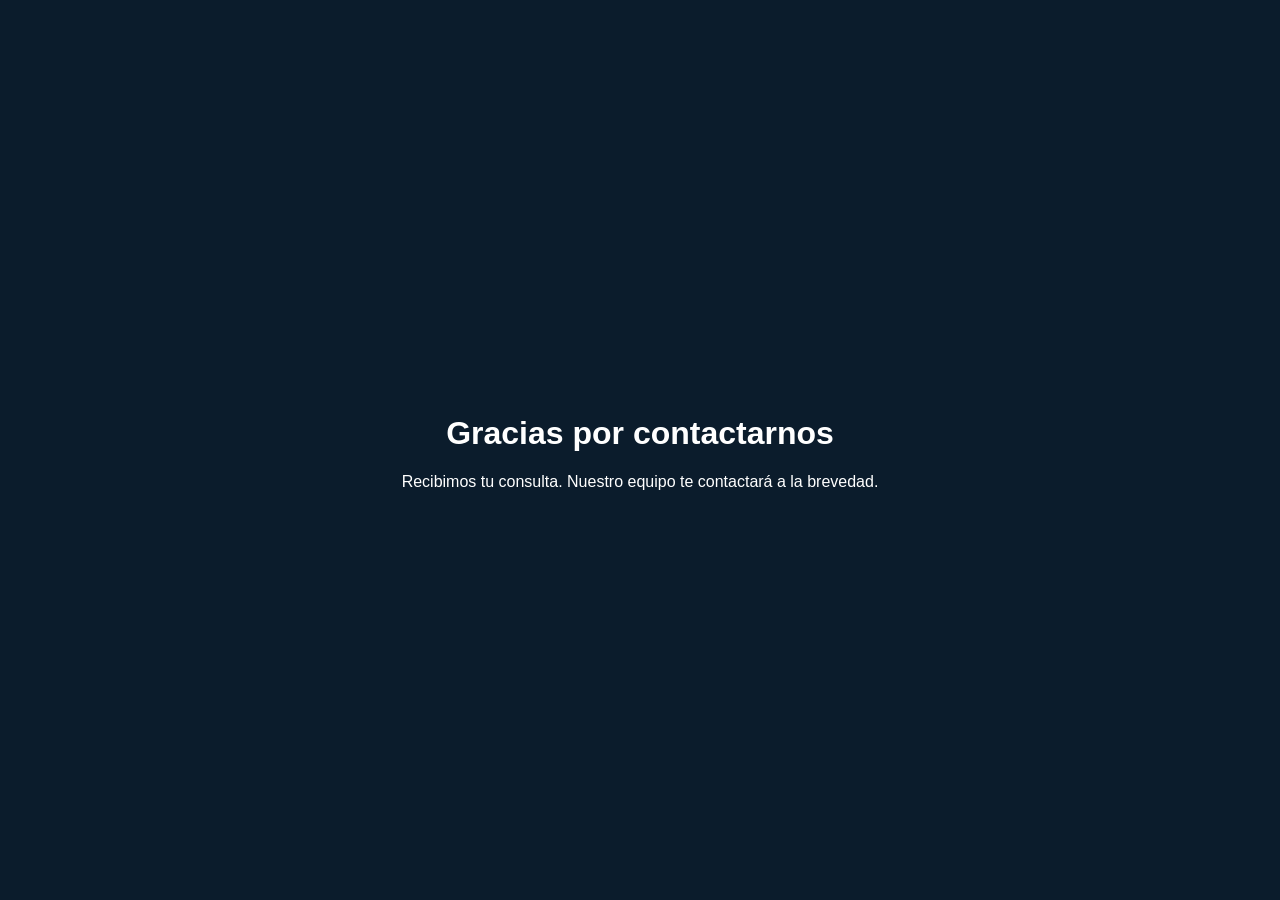
<file: gracias.html>
<!DOCTYPE html>
<html lang="es">
<head>
<meta charset="UTF-8">
<meta name="viewport" content="width=device-width, initial-scale=1.0">
<title>Gracias | Vexta</title>
</head>
<body style="margin:0;font-family:Arial;background:#0b1c2c;color:white;display:flex;justify-content:center;align-items:center;height:100vh;text-align:center;">
<div>
<h1>Gracias por contactarnos</h1>
<p>Recibimos tu consulta. Nuestro equipo te contactará a la brevedad.</p>
</div>
</body>
</html>
</file>
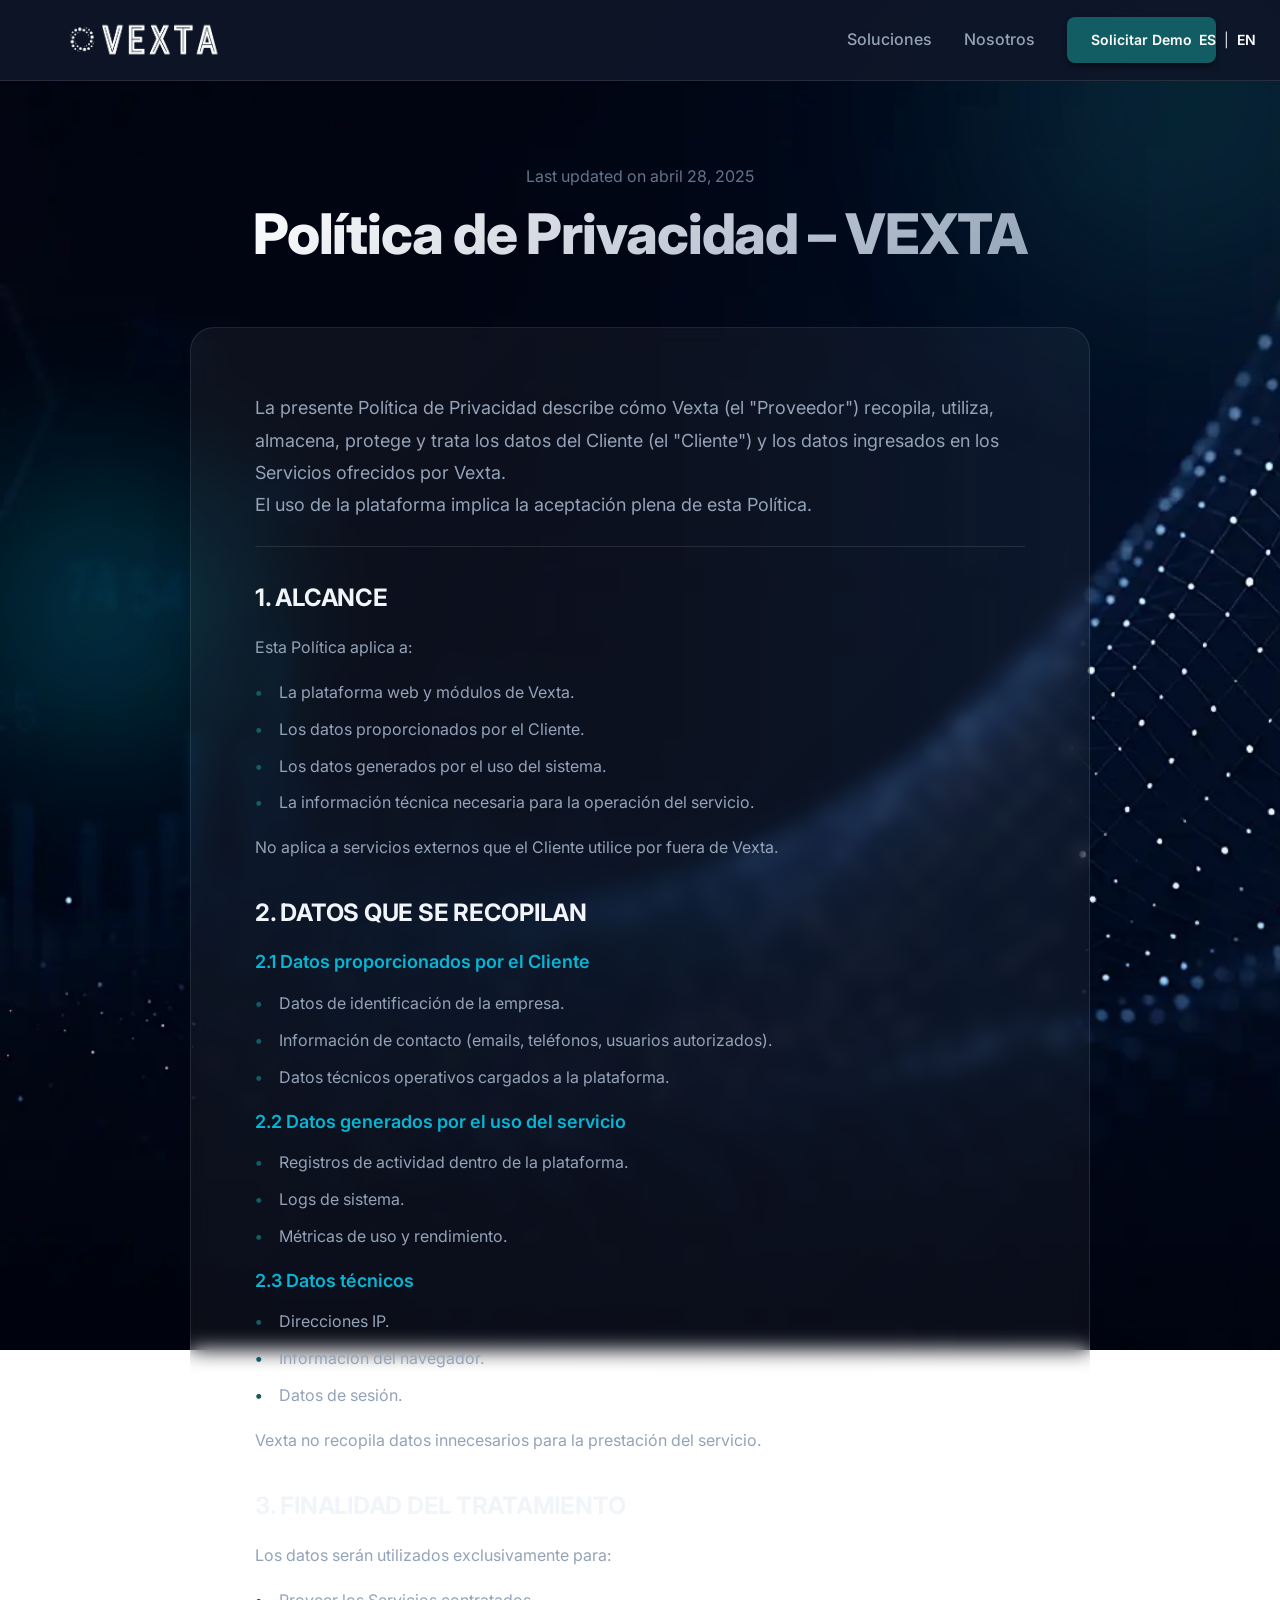
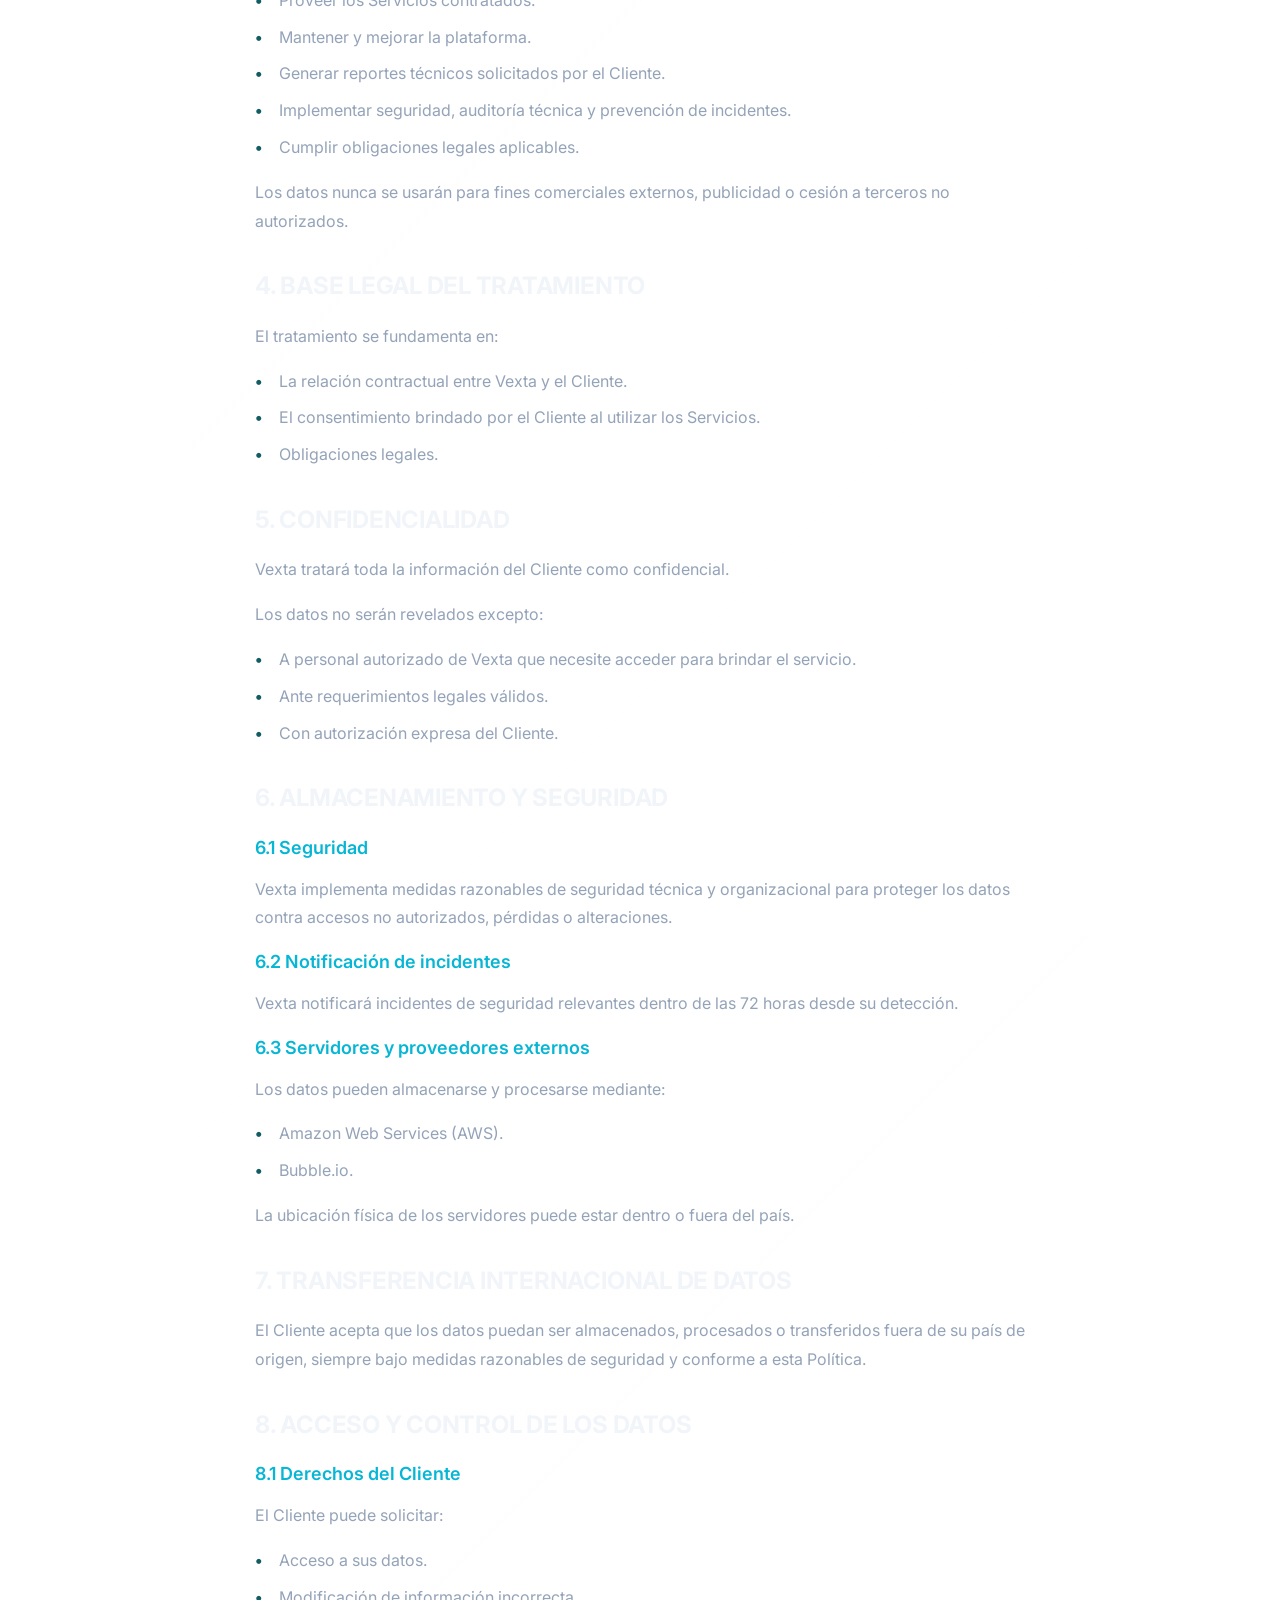
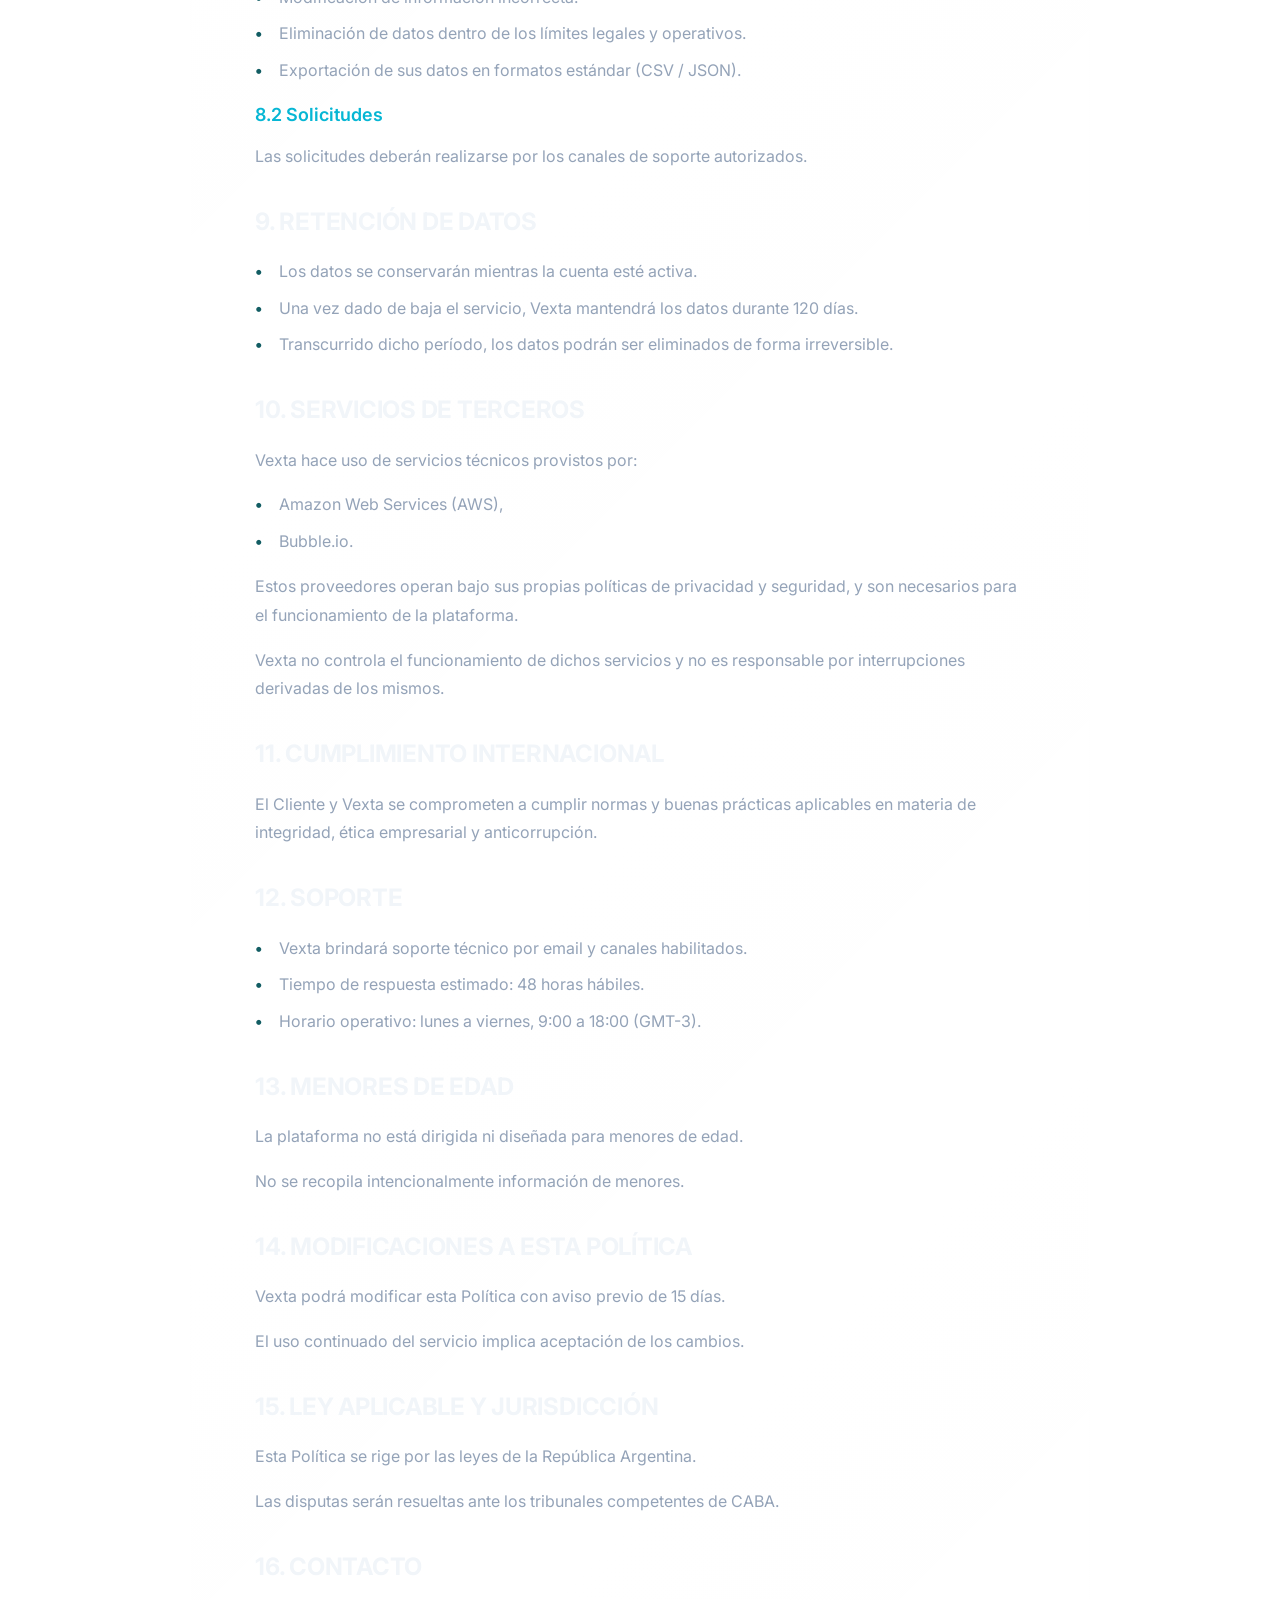
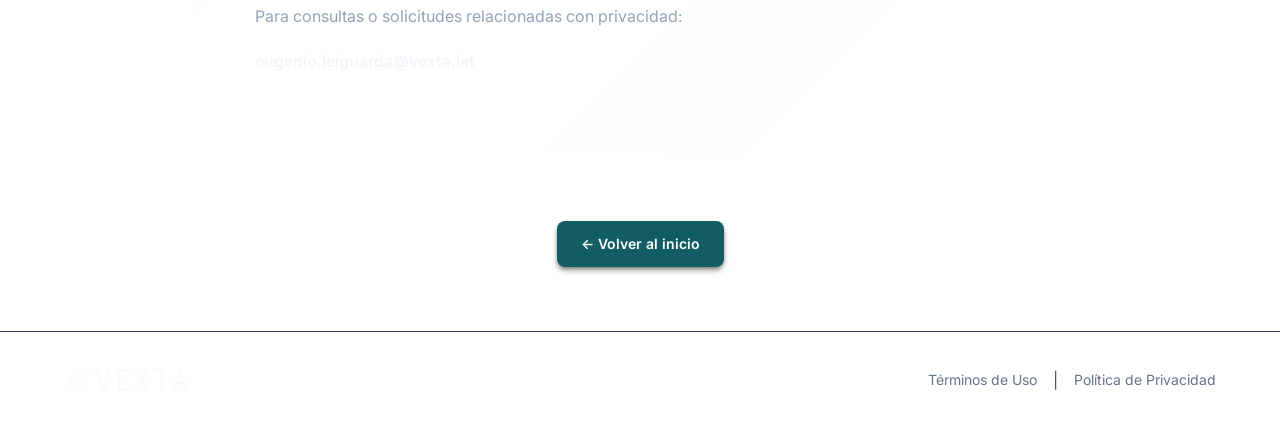
<file: politica-de-privacidad.html>
<!DOCTYPE html>
<html lang="es">
<head>
    <meta charset="UTF-8">
    <meta name="viewport" content="width=device-width, initial-scale=1.0">
    <title>Política de Privacidad - VEXTA</title>
    <meta name="description" content="Política de privacidad de la plataforma VEXTA para operaciones críticas Oil & Gas.">
    
    <link rel="preconnect" href="https://fonts.googleapis.com">
    <link rel="preconnect" href="https://fonts.gstatic.com" crossorigin>
    <link href="https://fonts.googleapis.com/css2?family=Inter:wght@400;500;600;700&display=swap" rel="stylesheet">
    <link href="https://unpkg.com/aos@2.3.1/dist/aos.css" rel="stylesheet">
    <link rel="stylesheet" href="styles.css">
</head>
<body>
    <!-- Background Layer -->
    <div class="bg-parallax" id="bgParallax"></div>
    <div class="gradient-orb orb-1"></div>
    <div class="gradient-orb orb-2"></div>
    
    <!-- Header -->
    <header class="header">
        <nav class="nav container">
            <a href="index.html" class="logo">
                <img src="assets/logo.png" alt="VEXTA" class="logo-img">
            </a>
            
            <ul class="nav-links">
                <li><a href="index.html#soluciones" class="nav-link">Soluciones</a></li>
                <li><a href="index.html#nosotros" class="nav-link">Nosotros</a></li>
                <li><a href="index.html#contacto" class="btn btn-primary">Solicitar Demo</a></li>
            </ul>
            
            <button class="menu-toggle" aria-label="Toggle menu">
                <span class="hamburger"></span>
            </button>
        </nav>
    <div class="lang-switch"><a href="/">ES</a> | <a href="/en/">EN</a></div></header>

    <!-- Legal Content Section -->
    <section class="legal-section">
        <div class="container">
            <div class="legal-header" data-aos="fade-up">
                <p class="legal-date">Last updated on abril 28, 2025</p>
                <h1 class="legal-title">Política de Privacidad – VEXTA</h1>
            </div>
            
            <div class="legal-content" data-aos="fade-up" data-aos-delay="100">
                <div class="legal-intro">
                    <p>La presente Política de Privacidad describe cómo Vexta (el "Proveedor") recopila, utiliza, almacena, protege y trata los datos del Cliente (el "Cliente") y los datos ingresados en los Servicios ofrecidos por Vexta.</p>
                    <p>El uso de la plataforma implica la aceptación plena de esta Política.</p>
                </div>

                <article class="legal-article">
                    <h2>1. ALCANCE</h2>
                    <p>Esta Política aplica a:</p>
                    <ul>
                        <li>La plataforma web y módulos de Vexta.</li>
                        <li>Los datos proporcionados por el Cliente.</li>
                        <li>Los datos generados por el uso del sistema.</li>
                        <li>La información técnica necesaria para la operación del servicio.</li>
                    </ul>
                    <p>No aplica a servicios externos que el Cliente utilice por fuera de Vexta.</p>
                </article>

                <article class="legal-article">
                    <h2>2. DATOS QUE SE RECOPILAN</h2>
                    <h3>2.1 Datos proporcionados por el Cliente</h3>
                    <ul>
                        <li>Datos de identificación de la empresa.</li>
                        <li>Información de contacto (emails, teléfonos, usuarios autorizados).</li>
                        <li>Datos técnicos operativos cargados a la plataforma.</li>
                    </ul>

                    <h3>2.2 Datos generados por el uso del servicio</h3>
                    <ul>
                        <li>Registros de actividad dentro de la plataforma.</li>
                        <li>Logs de sistema.</li>
                        <li>Métricas de uso y rendimiento.</li>
                    </ul>

                    <h3>2.3 Datos técnicos</h3>
                    <ul>
                        <li>Direcciones IP.</li>
                        <li>Información del navegador.</li>
                        <li>Datos de sesión.</li>
                    </ul>
                    <p>Vexta no recopila datos innecesarios para la prestación del servicio.</p>
                </article>

                <article class="legal-article">
                    <h2>3. FINALIDAD DEL TRATAMIENTO</h2>
                    <p>Los datos serán utilizados exclusivamente para:</p>
                    <ul>
                        <li>Proveer los Servicios contratados.</li>
                        <li>Mantener y mejorar la plataforma.</li>
                        <li>Generar reportes técnicos solicitados por el Cliente.</li>
                        <li>Implementar seguridad, auditoría técnica y prevención de incidentes.</li>
                        <li>Cumplir obligaciones legales aplicables.</li>
                    </ul>
                    <p>Los datos nunca se usarán para fines comerciales externos, publicidad o cesión a terceros no autorizados.</p>
                </article>

                <article class="legal-article">
                    <h2>4. BASE LEGAL DEL TRATAMIENTO</h2>
                    <p>El tratamiento se fundamenta en:</p>
                    <ul>
                        <li>La relación contractual entre Vexta y el Cliente.</li>
                        <li>El consentimiento brindado por el Cliente al utilizar los Servicios.</li>
                        <li>Obligaciones legales.</li>
                    </ul>
                </article>

                <article class="legal-article">
                    <h2>5. CONFIDENCIALIDAD</h2>
                    <p>Vexta tratará toda la información del Cliente como confidencial.</p>
                    <p>Los datos no serán revelados excepto:</p>
                    <ul>
                        <li>A personal autorizado de Vexta que necesite acceder para brindar el servicio.</li>
                        <li>Ante requerimientos legales válidos.</li>
                        <li>Con autorización expresa del Cliente.</li>
                    </ul>
                </article>

                <article class="legal-article">
                    <h2>6. ALMACENAMIENTO Y SEGURIDAD</h2>
                    <h3>6.1 Seguridad</h3>
                    <p>Vexta implementa medidas razonables de seguridad técnica y organizacional para proteger los datos contra accesos no autorizados, pérdidas o alteraciones.</p>

                    <h3>6.2 Notificación de incidentes</h3>
                    <p>Vexta notificará incidentes de seguridad relevantes dentro de las 72 horas desde su detección.</p>

                    <h3>6.3 Servidores y proveedores externos</h3>
                    <p>Los datos pueden almacenarse y procesarse mediante:</p>
                    <ul>
                        <li>Amazon Web Services (AWS).</li>
                        <li>Bubble.io.</li>
                    </ul>
                    <p>La ubicación física de los servidores puede estar dentro o fuera del país.</p>
                </article>

                <article class="legal-article">
                    <h2>7. TRANSFERENCIA INTERNACIONAL DE DATOS</h2>
                    <p>El Cliente acepta que los datos puedan ser almacenados, procesados o transferidos fuera de su país de origen, siempre bajo medidas razonables de seguridad y conforme a esta Política.</p>
                </article>

                <article class="legal-article">
                    <h2>8. ACCESO Y CONTROL DE LOS DATOS</h2>
                    <h3>8.1 Derechos del Cliente</h3>
                    <p>El Cliente puede solicitar:</p>
                    <ul>
                        <li>Acceso a sus datos.</li>
                        <li>Modificación de información incorrecta.</li>
                        <li>Eliminación de datos dentro de los límites legales y operativos.</li>
                        <li>Exportación de sus datos en formatos estándar (CSV / JSON).</li>
                    </ul>

                    <h3>8.2 Solicitudes</h3>
                    <p>Las solicitudes deberán realizarse por los canales de soporte autorizados.</p>
                </article>

                <article class="legal-article">
                    <h2>9. RETENCIÓN DE DATOS</h2>
                    <ul>
                        <li>Los datos se conservarán mientras la cuenta esté activa.</li>
                        <li>Una vez dado de baja el servicio, Vexta mantendrá los datos durante 120 días.</li>
                        <li>Transcurrido dicho período, los datos podrán ser eliminados de forma irreversible.</li>
                    </ul>
                </article>

                <article class="legal-article">
                    <h2>10. SERVICIOS DE TERCEROS</h2>
                    <p>Vexta hace uso de servicios técnicos provistos por:</p>
                    <ul>
                        <li>Amazon Web Services (AWS),</li>
                        <li>Bubble.io.</li>
                    </ul>
                    <p>Estos proveedores operan bajo sus propias políticas de privacidad y seguridad, y son necesarios para el funcionamiento de la plataforma.</p>
                    <p>Vexta no controla el funcionamiento de dichos servicios y no es responsable por interrupciones derivadas de los mismos.</p>
                </article>

                <article class="legal-article">
                    <h2>11. CUMPLIMIENTO INTERNACIONAL</h2>
                    <p>El Cliente y Vexta se comprometen a cumplir normas y buenas prácticas aplicables en materia de integridad, ética empresarial y anticorrupción.</p>
                </article>

                <article class="legal-article">
                    <h2>12. SOPORTE</h2>
                    <ul>
                        <li>Vexta brindará soporte técnico por email y canales habilitados.</li>
                        <li>Tiempo de respuesta estimado: 48 horas hábiles.</li>
                        <li>Horario operativo: lunes a viernes, 9:00 a 18:00 (GMT-3).</li>
                    </ul>
                </article>

                <article class="legal-article">
                    <h2>13. MENORES DE EDAD</h2>
                    <p>La plataforma no está dirigida ni diseñada para menores de edad.</p>
                    <p>No se recopila intencionalmente información de menores.</p>
                </article>

                <article class="legal-article">
                    <h2>14. MODIFICACIONES A ESTA POLÍTICA</h2>
                    <p>Vexta podrá modificar esta Política con aviso previo de 15 días.</p>
                    <p>El uso continuado del servicio implica aceptación de los cambios.</p>
                </article>

                <article class="legal-article">
                    <h2>15. LEY APLICABLE Y JURISDICCIÓN</h2>
                    <p>Esta Política se rige por las leyes de la República Argentina.</p>
                    <p>Las disputas serán resueltas ante los tribunales competentes de CABA.</p>
                </article>

                <article class="legal-article">
                    <h2>16. CONTACTO</h2>
                    <p>Para consultas o solicitudes relacionadas con privacidad:</p>
                    <p><strong>eugenio.leiguarda@vexta.lat</strong></p>
                </article>
            </div>
            
            <div class="legal-footer" data-aos="fade-up">
                <a href="index.html" class="btn btn-primary">← Volver al inicio</a>
            </div>
        </div>
    </section>

    <!-- Footer -->
    <footer class="footer">
        <div class="container">
            <div class="footer-content">
                <div class="footer-brand">
                    <img src="assets/logo.png" alt="VEXTA" class="footer-logo">
                </div>
                
                <div class="footer-links">
                    <a href="terminos-de-uso.html" class="footer-link">Términos de Uso</a>
                    <span class="footer-separator">|</span>
                    <a href="politica-de-privacidad.html" class="footer-link">Política de Privacidad</a>
                </div>
            </div>
        </div>
    </footer>

    <script src="https://unpkg.com/aos@2.3.1/dist/aos.js"></script>
    <script src="script.js"></script>
</body>
</html>
</file>
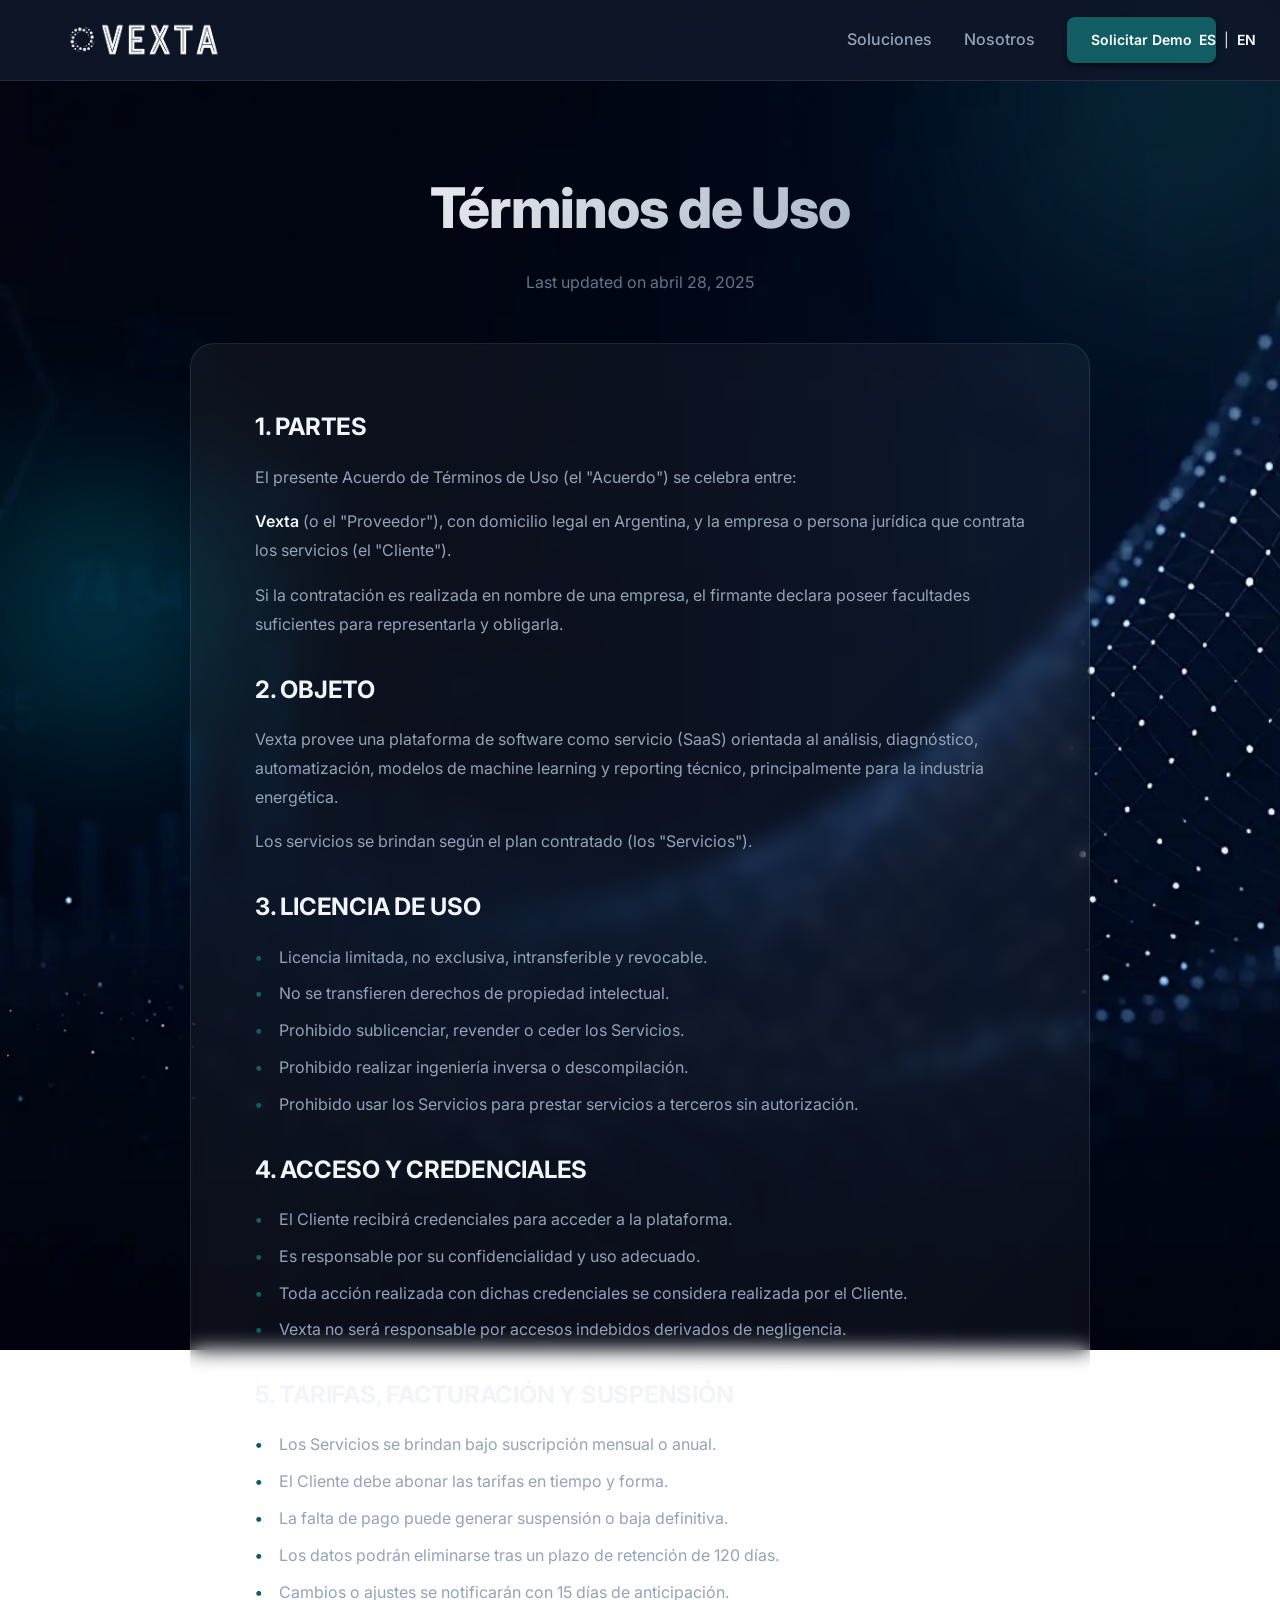
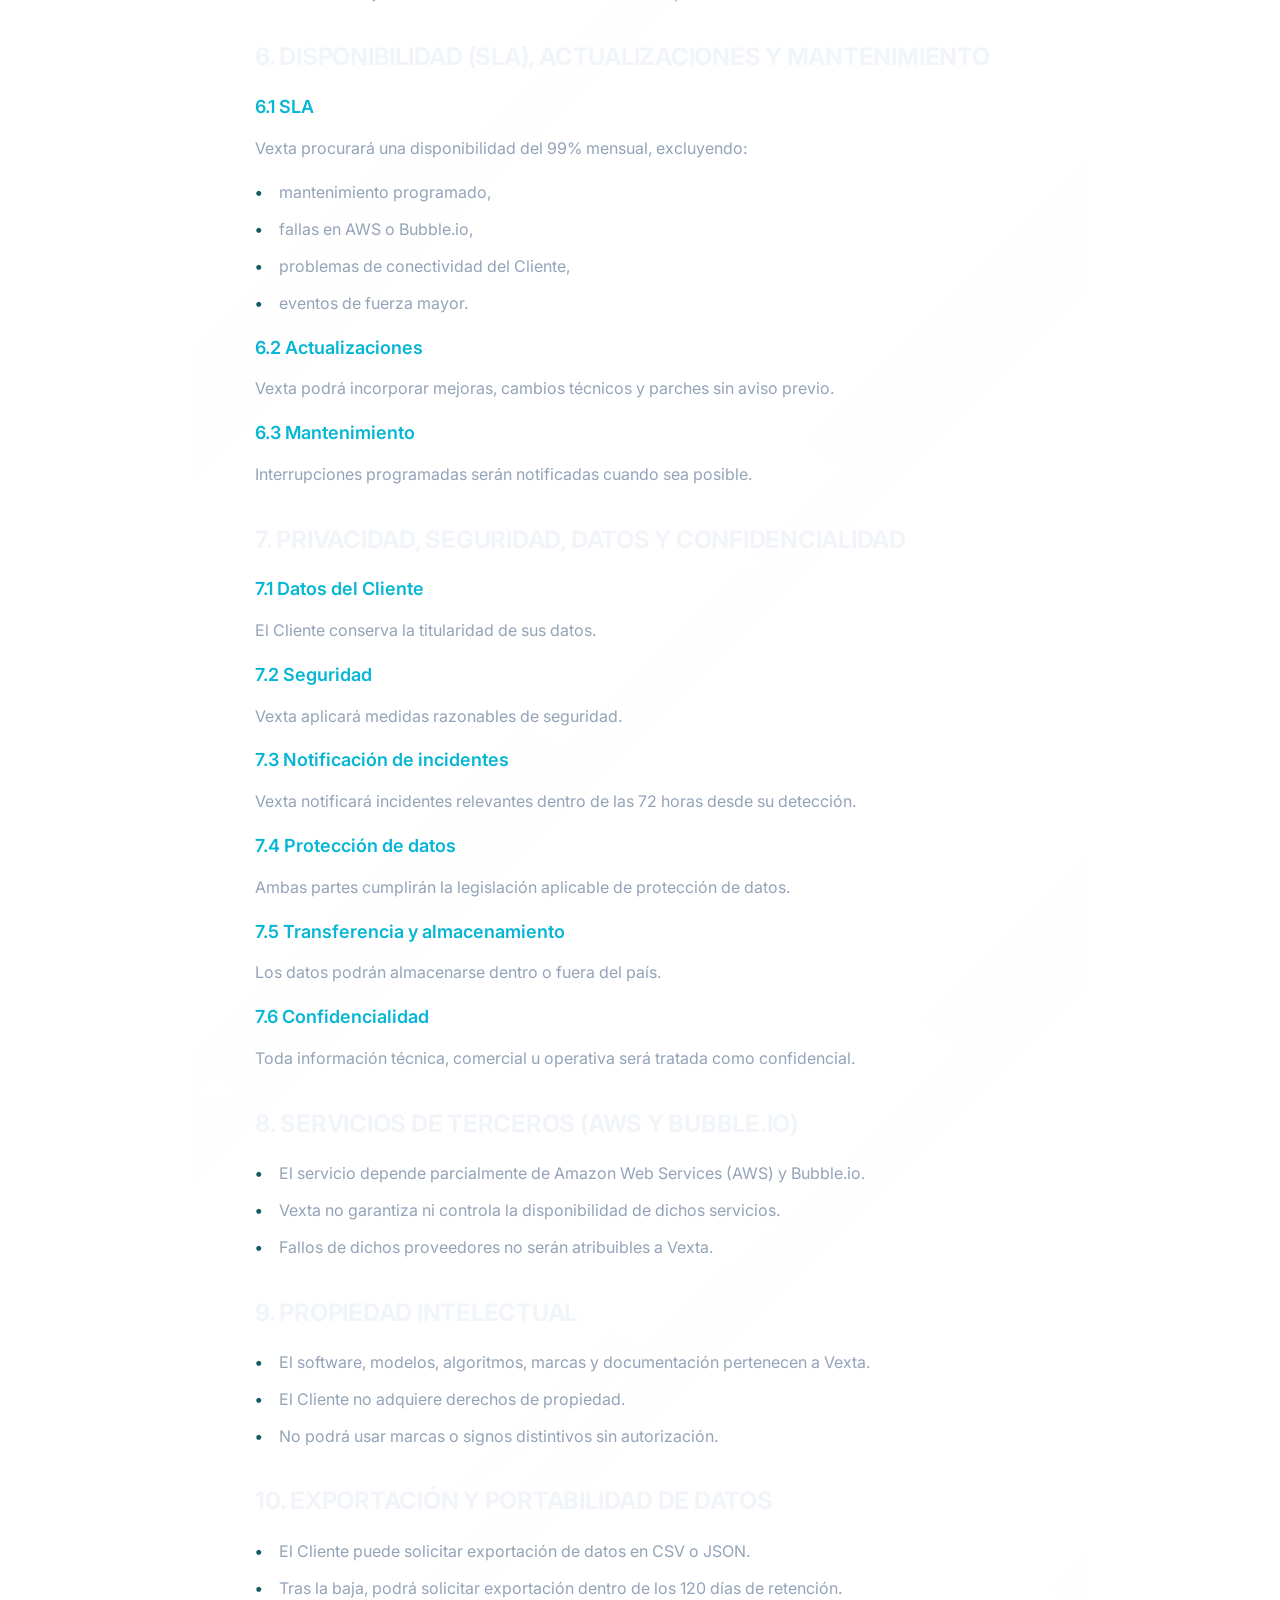
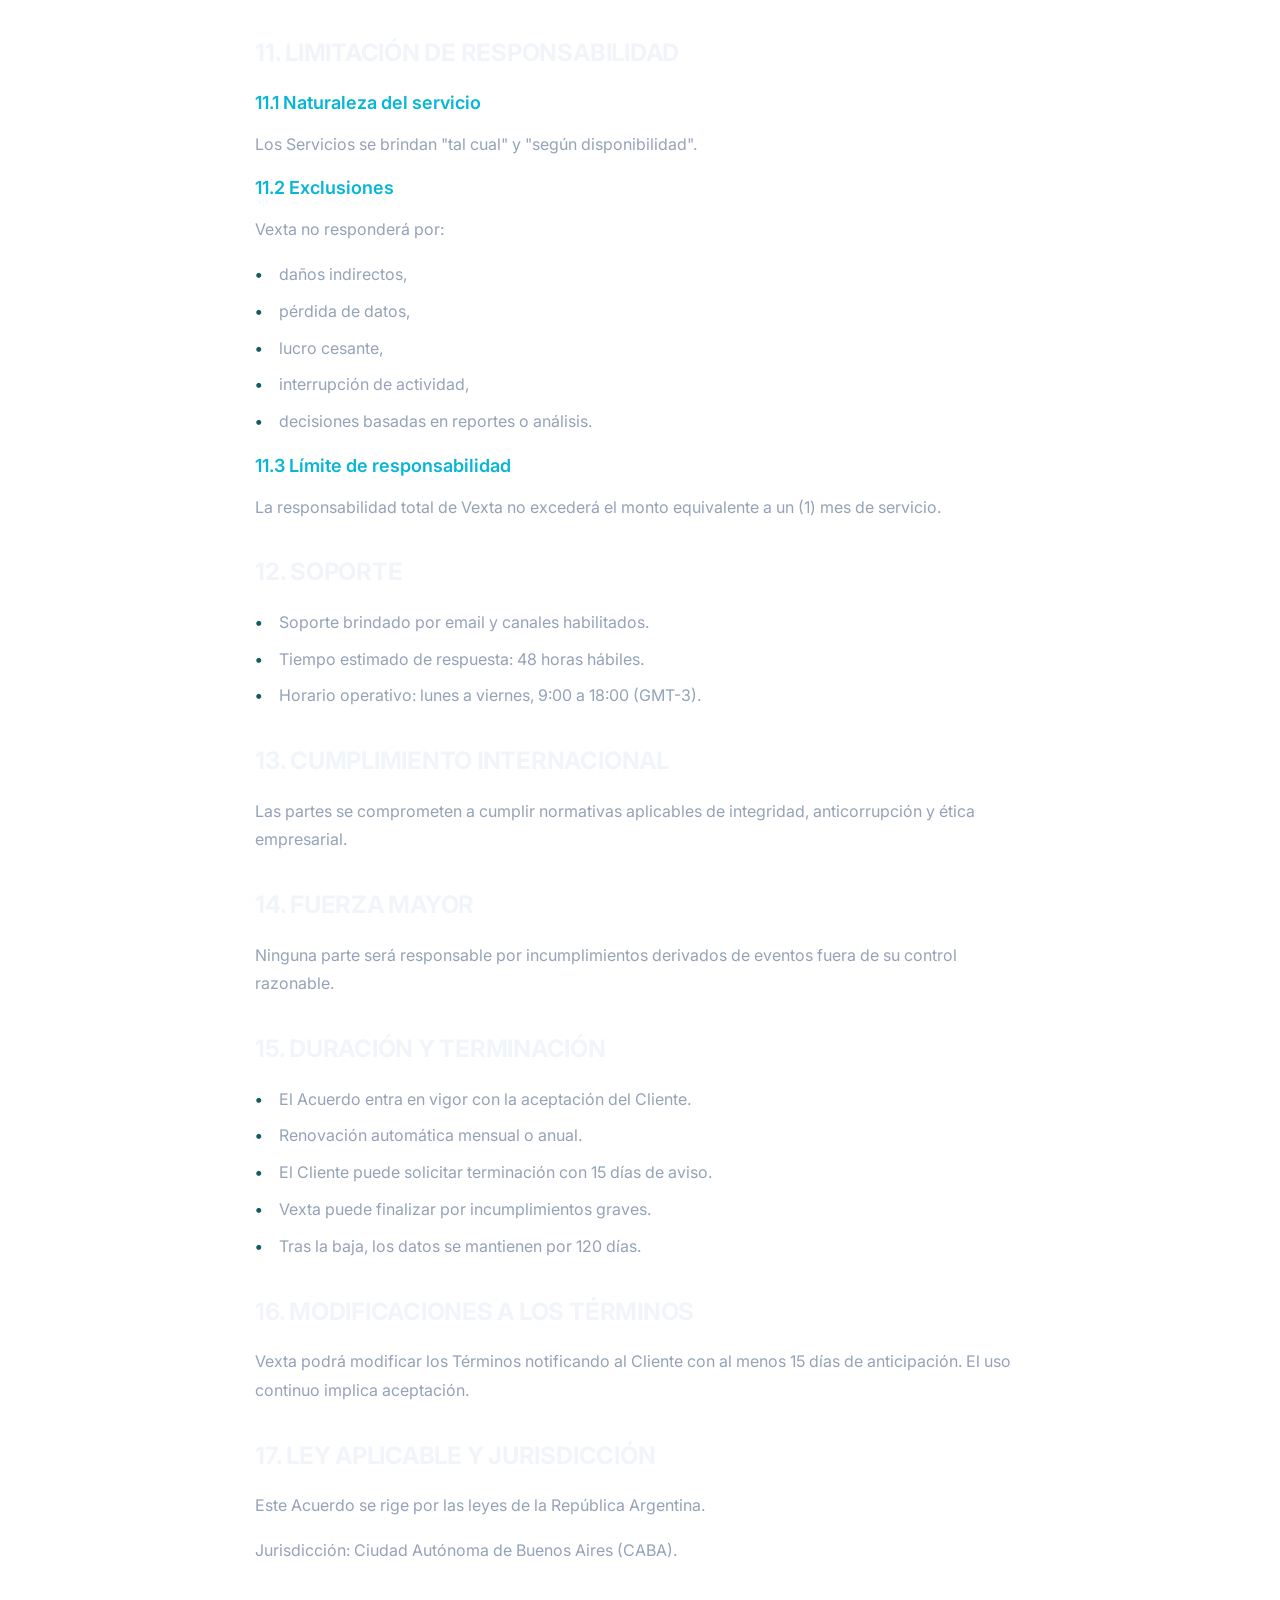
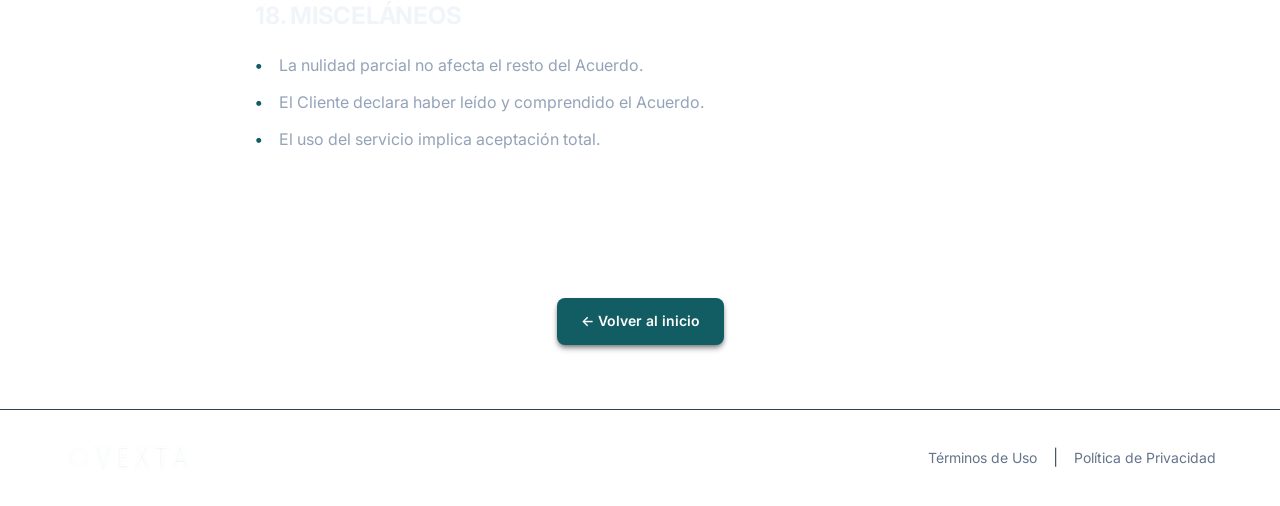
<file: terminos-de-uso.html>
<!DOCTYPE html>
<html lang="es">
<head>
    <meta charset="UTF-8">
    <meta name="viewport" content="width=device-width, initial-scale=1.0">
    <title>Términos de Uso - VEXTA</title>
    <meta name="description" content="Términos de uso de la plataforma VEXTA para operaciones críticas Oil & Gas.">
    
    <link rel="preconnect" href="https://fonts.googleapis.com">
    <link rel="preconnect" href="https://fonts.gstatic.com" crossorigin>
    <link href="https://fonts.googleapis.com/css2?family=Inter:wght@400;500;600;700&display=swap" rel="stylesheet">
    <link href="https://unpkg.com/aos@2.3.1/dist/aos.css" rel="stylesheet">
    <link rel="stylesheet" href="styles.css">
</head>
<body>
    <!-- Background Layer -->
    <div class="bg-parallax" id="bgParallax"></div>
    <div class="gradient-orb orb-1"></div>
    <div class="gradient-orb orb-2"></div>
    
    <!-- Header -->
    <header class="header">
        <nav class="nav container">
            <a href="index.html" class="logo">
                <img src="assets/logo.png" alt="VEXTA" class="logo-img">
            </a>
            
            <ul class="nav-links">
                <li><a href="index.html#soluciones" class="nav-link">Soluciones</a></li>
                <li><a href="index.html#nosotros" class="nav-link">Nosotros</a></li>
                <li><a href="index.html#contacto" class="btn btn-primary">Solicitar Demo</a></li>
            </ul>
            
            <button class="menu-toggle" aria-label="Toggle menu">
                <span class="hamburger"></span>
            </button>
        </nav>
    <div class="lang-switch"><a href="/">ES</a> | <a href="/en/">EN</a></div></header>

    <!-- Legal Content Section -->
    <section class="legal-section">
        <div class="container">
            <div class="legal-header" data-aos="fade-up">
                <h1 class="legal-title">Términos de Uso</h1>
                <p class="legal-date">Last updated on abril 28, 2025</p>
            </div>
            
            <div class="legal-content" data-aos="fade-up" data-aos-delay="100">
                <article class="legal-article">
                    <h2>1. PARTES</h2>
                    <p>El presente Acuerdo de Términos de Uso (el "Acuerdo") se celebra entre:</p>
                    <p><strong>Vexta</strong> (o el "Proveedor"), con domicilio legal en Argentina, y la empresa o persona jurídica que contrata los servicios (el "Cliente").</p>
                    <p>Si la contratación es realizada en nombre de una empresa, el firmante declara poseer facultades suficientes para representarla y obligarla.</p>
                </article>

                <article class="legal-article">
                    <h2>2. OBJETO</h2>
                    <p>Vexta provee una plataforma de software como servicio (SaaS) orientada al análisis, diagnóstico, automatización, modelos de machine learning y reporting técnico, principalmente para la industria energética.</p>
                    <p>Los servicios se brindan según el plan contratado (los "Servicios").</p>
                </article>

                <article class="legal-article">
                    <h2>3. LICENCIA DE USO</h2>
                    <ul>
                        <li>Licencia limitada, no exclusiva, intransferible y revocable.</li>
                        <li>No se transfieren derechos de propiedad intelectual.</li>
                        <li>Prohibido sublicenciar, revender o ceder los Servicios.</li>
                        <li>Prohibido realizar ingeniería inversa o descompilación.</li>
                        <li>Prohibido usar los Servicios para prestar servicios a terceros sin autorización.</li>
                    </ul>
                </article>

                <article class="legal-article">
                    <h2>4. ACCESO Y CREDENCIALES</h2>
                    <ul>
                        <li>El Cliente recibirá credenciales para acceder a la plataforma.</li>
                        <li>Es responsable por su confidencialidad y uso adecuado.</li>
                        <li>Toda acción realizada con dichas credenciales se considera realizada por el Cliente.</li>
                        <li>Vexta no será responsable por accesos indebidos derivados de negligencia.</li>
                    </ul>
                </article>

                <article class="legal-article">
                    <h2>5. TARIFAS, FACTURACIÓN Y SUSPENSIÓN</h2>
                    <ul>
                        <li>Los Servicios se brindan bajo suscripción mensual o anual.</li>
                        <li>El Cliente debe abonar las tarifas en tiempo y forma.</li>
                        <li>La falta de pago puede generar suspensión o baja definitiva.</li>
                        <li>Los datos podrán eliminarse tras un plazo de retención de 120 días.</li>
                        <li>Cambios o ajustes se notificarán con 15 días de anticipación.</li>
                    </ul>
                </article>

                <article class="legal-article">
                    <h2>6. DISPONIBILIDAD (SLA), ACTUALIZACIONES Y MANTENIMIENTO</h2>
                    <h3>6.1 SLA</h3>
                    <p>Vexta procurará una disponibilidad del 99% mensual, excluyendo:</p>
                    <ul>
                        <li>mantenimiento programado,</li>
                        <li>fallas en AWS o Bubble.io,</li>
                        <li>problemas de conectividad del Cliente,</li>
                        <li>eventos de fuerza mayor.</li>
                    </ul>

                    <h3>6.2 Actualizaciones</h3>
                    <p>Vexta podrá incorporar mejoras, cambios técnicos y parches sin aviso previo.</p>

                    <h3>6.3 Mantenimiento</h3>
                    <p>Interrupciones programadas serán notificadas cuando sea posible.</p>
                </article>

                <article class="legal-article">
                    <h2>7. PRIVACIDAD, SEGURIDAD, DATOS Y CONFIDENCIALIDAD</h2>
                    <h3>7.1 Datos del Cliente</h3>
                    <p>El Cliente conserva la titularidad de sus datos.</p>

                    <h3>7.2 Seguridad</h3>
                    <p>Vexta aplicará medidas razonables de seguridad.</p>

                    <h3>7.3 Notificación de incidentes</h3>
                    <p>Vexta notificará incidentes relevantes dentro de las 72 horas desde su detección.</p>

                    <h3>7.4 Protección de datos</h3>
                    <p>Ambas partes cumplirán la legislación aplicable de protección de datos.</p>

                    <h3>7.5 Transferencia y almacenamiento</h3>
                    <p>Los datos podrán almacenarse dentro o fuera del país.</p>

                    <h3>7.6 Confidencialidad</h3>
                    <p>Toda información técnica, comercial u operativa será tratada como confidencial.</p>
                </article>

                <article class="legal-article">
                    <h2>8. SERVICIOS DE TERCEROS (AWS Y BUBBLE.IO)</h2>
                    <ul>
                        <li>El servicio depende parcialmente de Amazon Web Services (AWS) y Bubble.io.</li>
                        <li>Vexta no garantiza ni controla la disponibilidad de dichos servicios.</li>
                        <li>Fallos de dichos proveedores no serán atribuibles a Vexta.</li>
                    </ul>
                </article>

                <article class="legal-article">
                    <h2>9. PROPIEDAD INTELECTUAL</h2>
                    <ul>
                        <li>El software, modelos, algoritmos, marcas y documentación pertenecen a Vexta.</li>
                        <li>El Cliente no adquiere derechos de propiedad.</li>
                        <li>No podrá usar marcas o signos distintivos sin autorización.</li>
                    </ul>
                </article>

                <article class="legal-article">
                    <h2>10. EXPORTACIÓN Y PORTABILIDAD DE DATOS</h2>
                    <ul>
                        <li>El Cliente puede solicitar exportación de datos en CSV o JSON.</li>
                        <li>Tras la baja, podrá solicitar exportación dentro de los 120 días de retención.</li>
                    </ul>
                </article>

                <article class="legal-article">
                    <h2>11. LIMITACIÓN DE RESPONSABILIDAD</h2>
                    <h3>11.1 Naturaleza del servicio</h3>
                    <p>Los Servicios se brindan "tal cual" y "según disponibilidad".</p>

                    <h3>11.2 Exclusiones</h3>
                    <p>Vexta no responderá por:</p>
                    <ul>
                        <li>daños indirectos,</li>
                        <li>pérdida de datos,</li>
                        <li>lucro cesante,</li>
                        <li>interrupción de actividad,</li>
                        <li>decisiones basadas en reportes o análisis.</li>
                    </ul>

                    <h3>11.3 Límite de responsabilidad</h3>
                    <p>La responsabilidad total de Vexta no excederá el monto equivalente a un (1) mes de servicio.</p>
                </article>

                <article class="legal-article">
                    <h2>12. SOPORTE</h2>
                    <ul>
                        <li>Soporte brindado por email y canales habilitados.</li>
                        <li>Tiempo estimado de respuesta: 48 horas hábiles.</li>
                        <li>Horario operativo: lunes a viernes, 9:00 a 18:00 (GMT-3).</li>
                    </ul>
                </article>

                <article class="legal-article">
                    <h2>13. CUMPLIMIENTO INTERNACIONAL</h2>
                    <p>Las partes se comprometen a cumplir normativas aplicables de integridad, anticorrupción y ética empresarial.</p>
                </article>

                <article class="legal-article">
                    <h2>14. FUERZA MAYOR</h2>
                    <p>Ninguna parte será responsable por incumplimientos derivados de eventos fuera de su control razonable.</p>
                </article>

                <article class="legal-article">
                    <h2>15. DURACIÓN Y TERMINACIÓN</h2>
                    <ul>
                        <li>El Acuerdo entra en vigor con la aceptación del Cliente.</li>
                        <li>Renovación automática mensual o anual.</li>
                        <li>El Cliente puede solicitar terminación con 15 días de aviso.</li>
                        <li>Vexta puede finalizar por incumplimientos graves.</li>
                        <li>Tras la baja, los datos se mantienen por 120 días.</li>
                    </ul>
                </article>

                <article class="legal-article">
                    <h2>16. MODIFICACIONES A LOS TÉRMINOS</h2>
                    <p>Vexta podrá modificar los Términos notificando al Cliente con al menos 15 días de anticipación. El uso continuo implica aceptación.</p>
                </article>

                <article class="legal-article">
                    <h2>17. LEY APLICABLE Y JURISDICCIÓN</h2>
                    <p>Este Acuerdo se rige por las leyes de la República Argentina.</p>
                    <p>Jurisdicción: Ciudad Autónoma de Buenos Aires (CABA).</p>
                </article>

                <article class="legal-article">
                    <h2>18. MISCELÁNEOS</h2>
                    <ul>
                        <li>La nulidad parcial no afecta el resto del Acuerdo.</li>
                        <li>El Cliente declara haber leído y comprendido el Acuerdo.</li>
                        <li>El uso del servicio implica aceptación total.</li>
                    </ul>
                </article>
            </div>
            
            <div class="legal-footer" data-aos="fade-up">
                <a href="index.html" class="btn btn-primary">← Volver al inicio</a>
            </div>
        </div>
    </section>

    <!-- Footer -->
    <footer class="footer">
        <div class="container">
            <div class="footer-content">
                <div class="footer-brand">
                    <img src="assets/logo.png" alt="VEXTA" class="footer-logo">
                </div>
                
                <div class="footer-links">
                    <a href="terminos-de-uso.html" class="footer-link">Términos de Uso</a>
                    <span class="footer-separator">|</span>
                    <a href="politica-de-privacidad.html" class="footer-link">Política de Privacidad</a>
                </div>
            </div>
        </div>
    </footer>

    <script src="https://unpkg.com/aos@2.3.1/dist/aos.js"></script>
    <script src="script.js"></script>
</body>
</html>
</file>
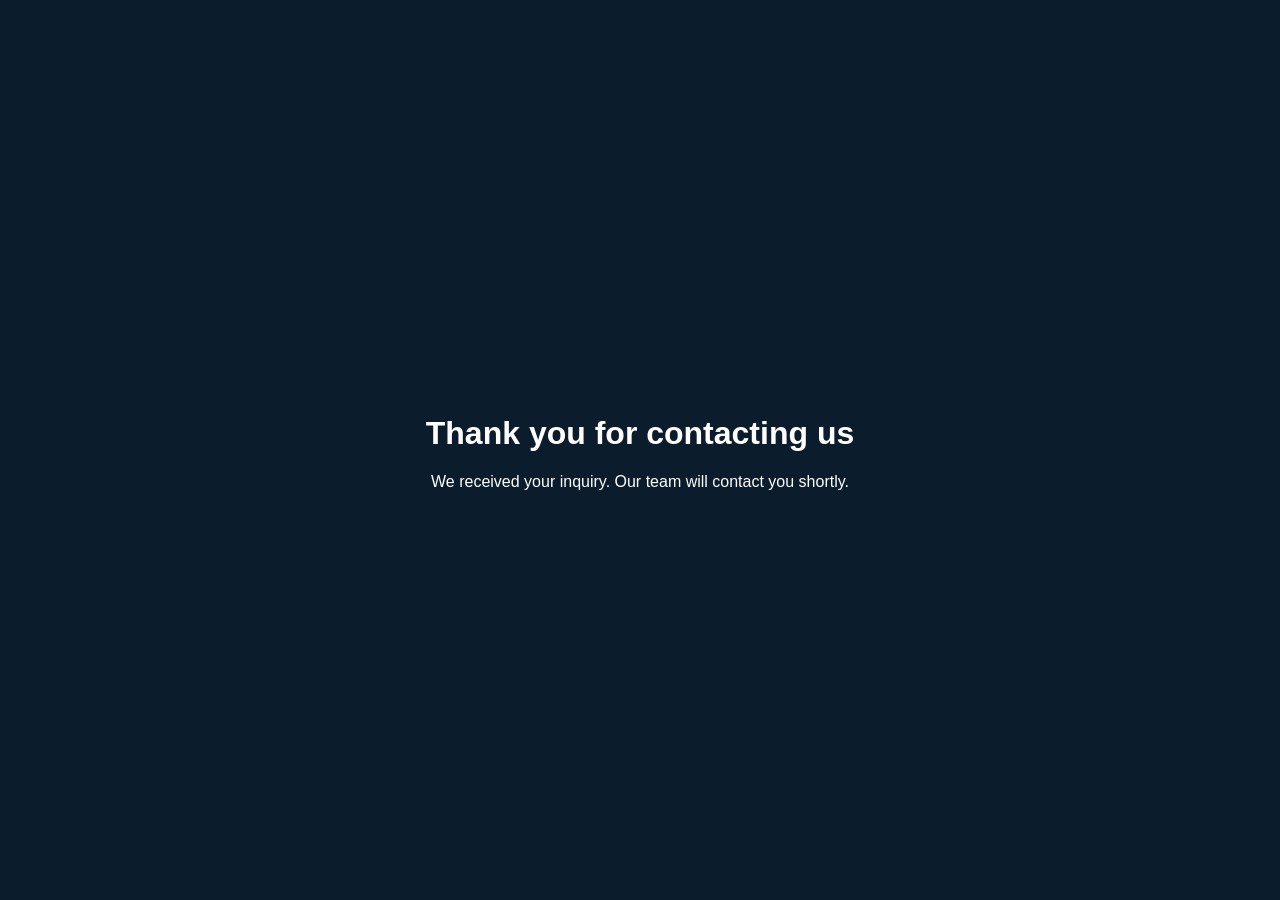
<file: en/gracias.html>
<!DOCTYPE html>
<html lang="en">
<head>
<meta charset="UTF-8">
<meta name="viewport" content="width=device-width, initial-scale=1.0">
<title>Thank You | Vexta</title>
</head>
<body style="margin:0;font-family:Arial;background:#0b1c2c;color:white;display:flex;justify-content:center;align-items:center;height:100vh;text-align:center;">
<div>
<h1>Thank you for contacting us</h1>
<p>We received your inquiry. Our team will contact you shortly.</p>
</div>
</body>
</html>
</file>
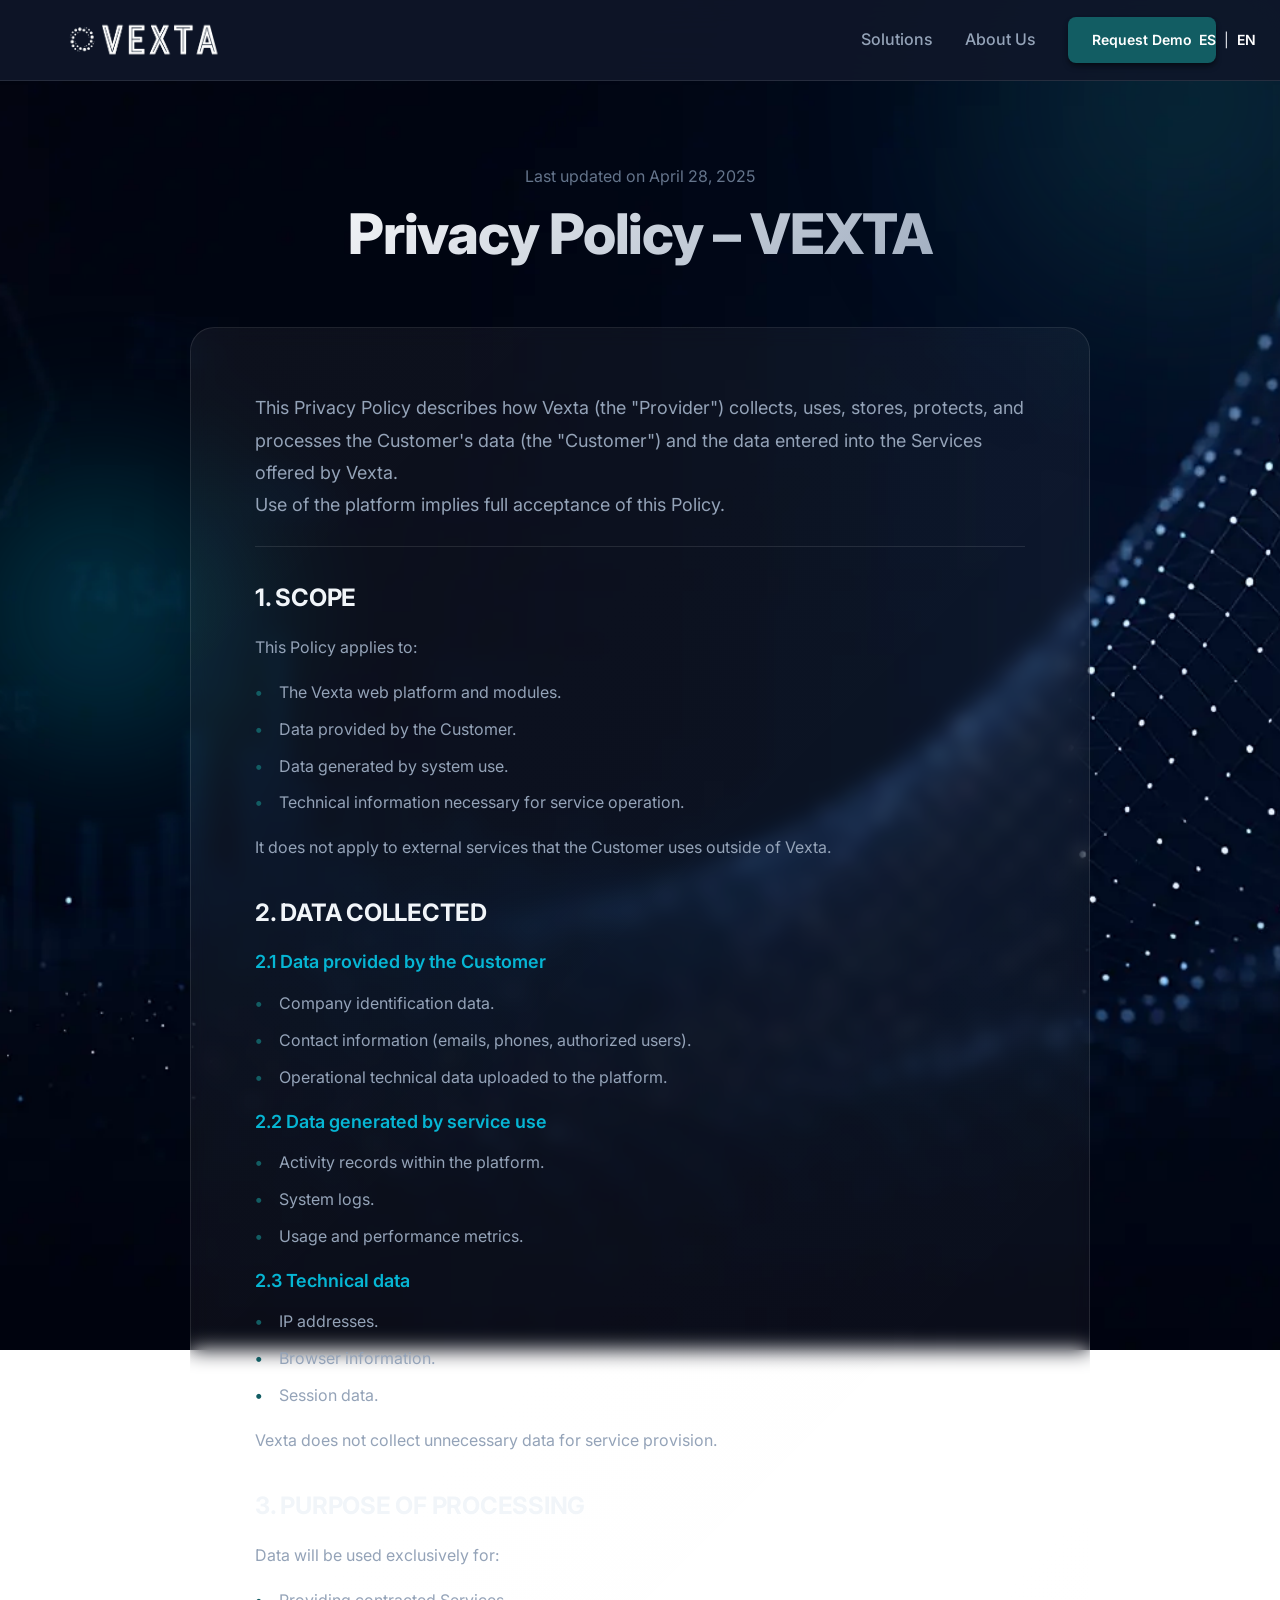
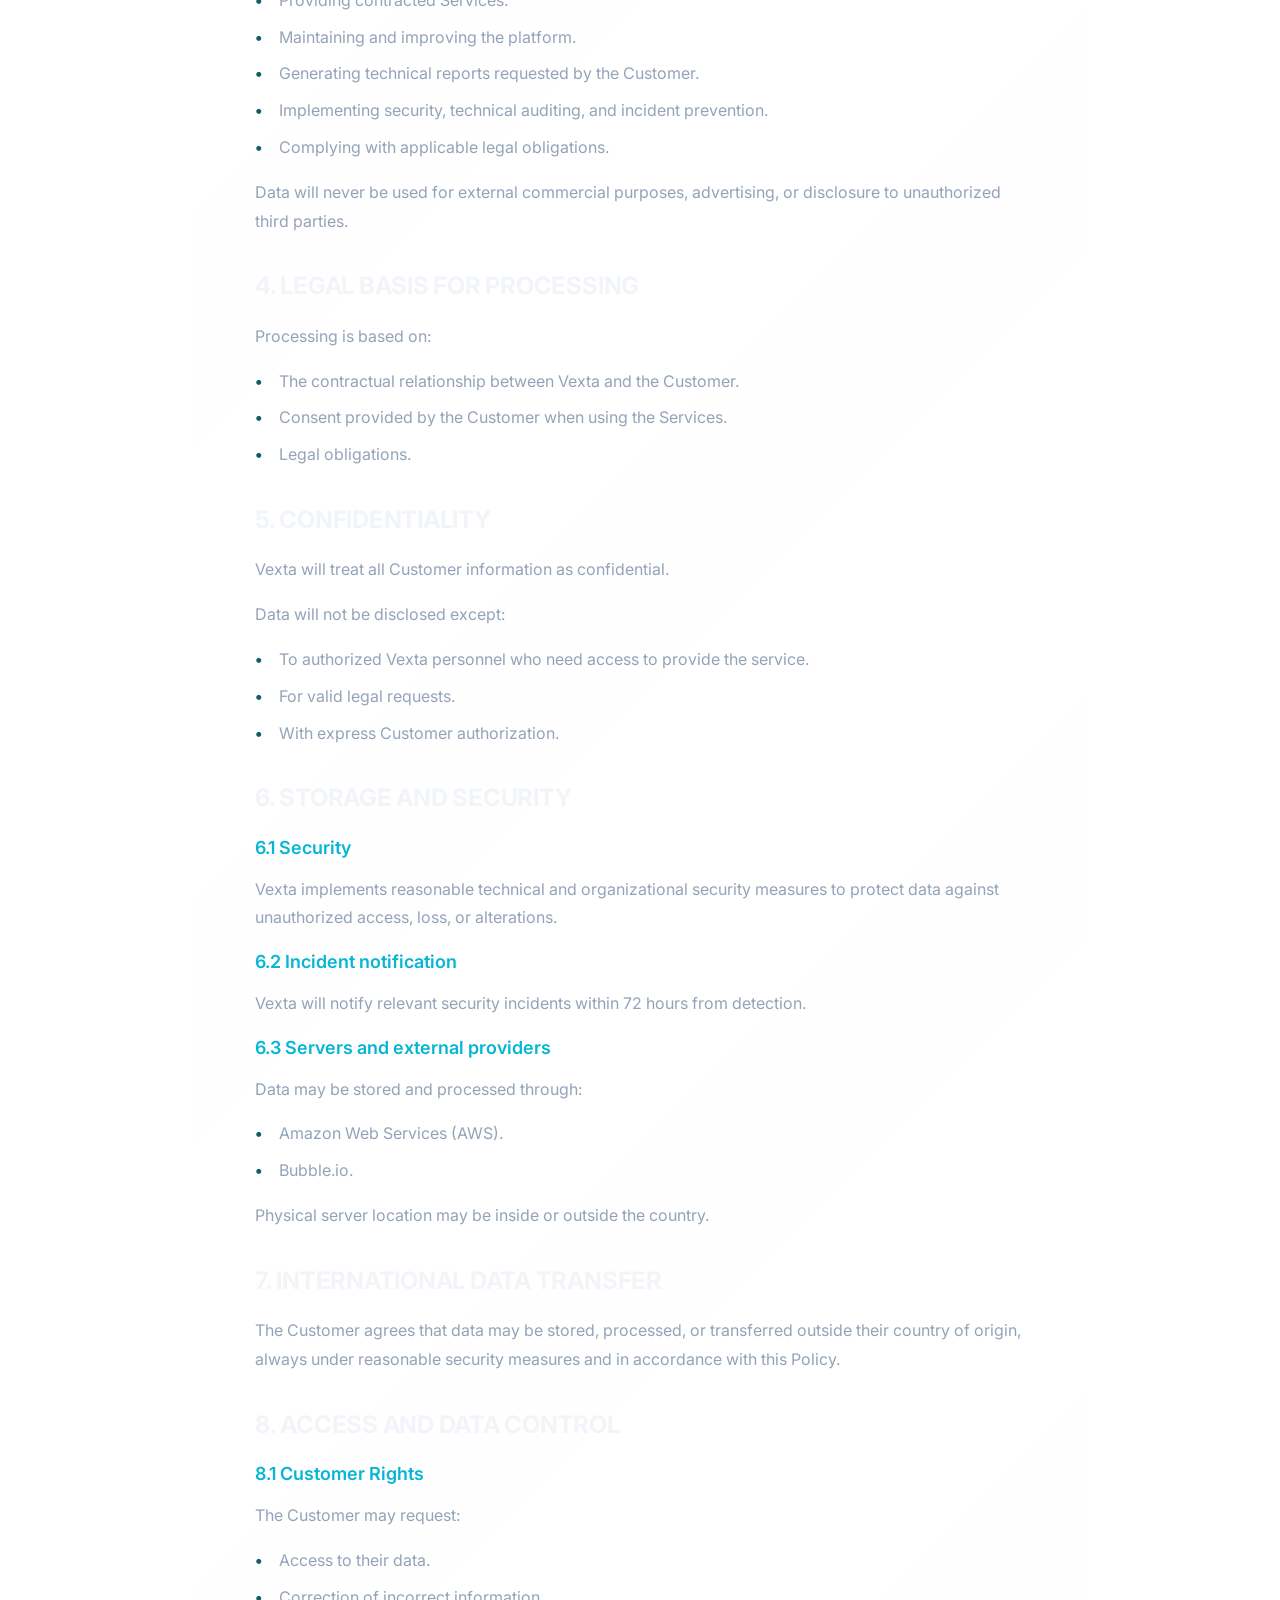
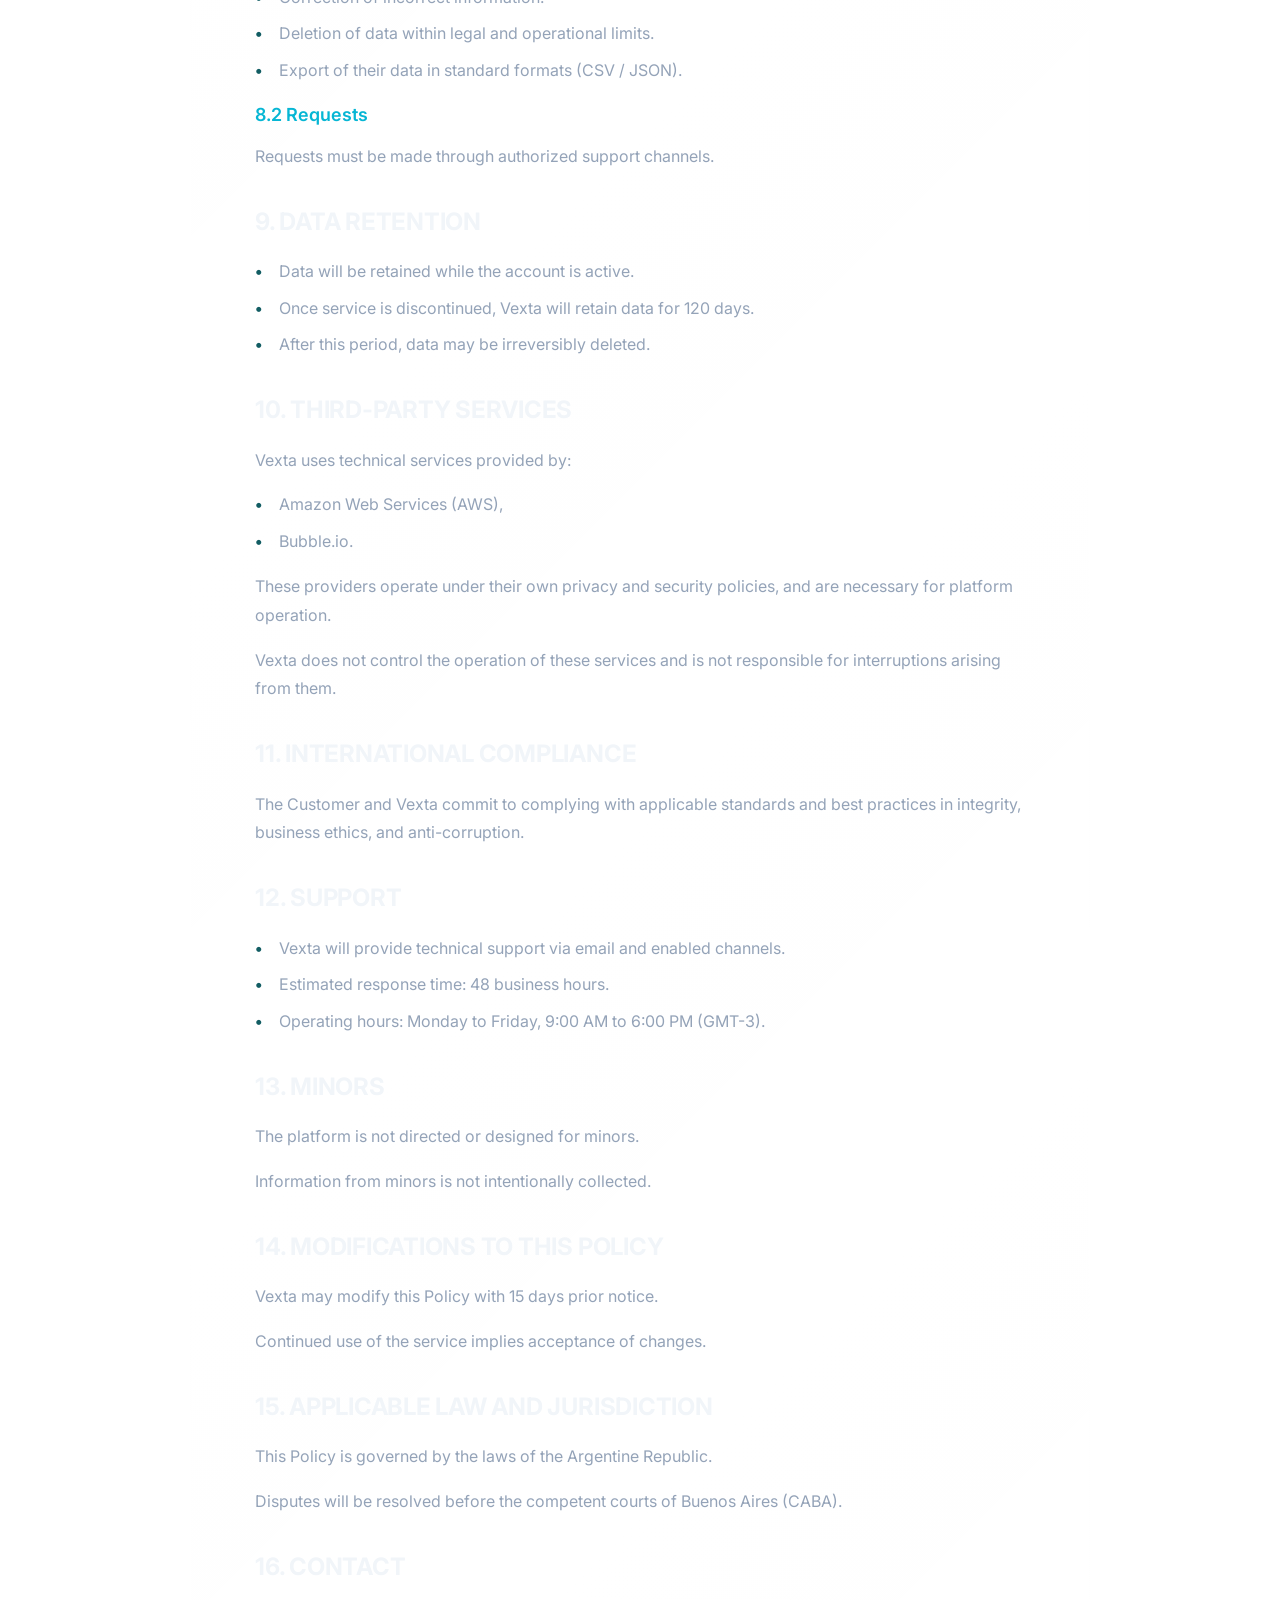
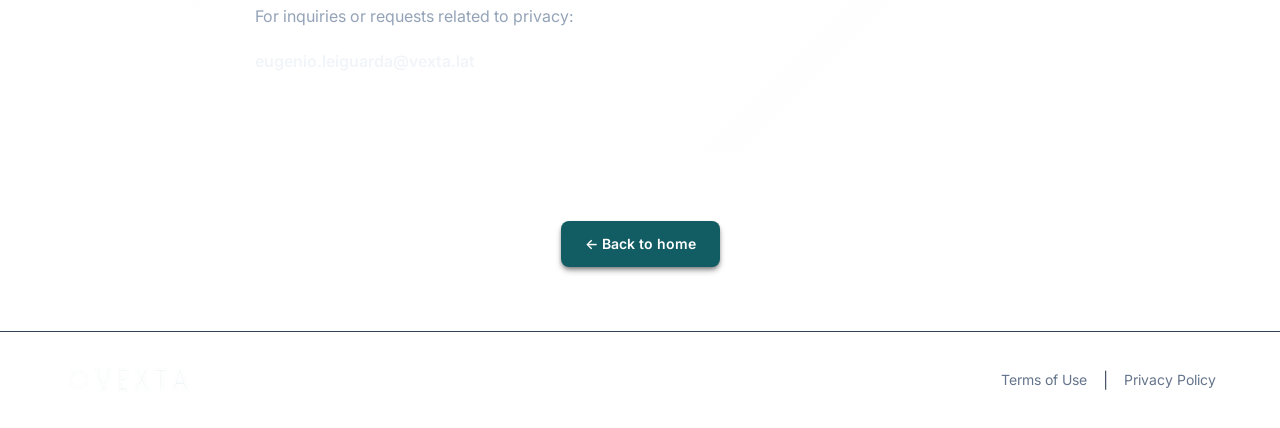
<file: en/politica-de-privacidad.html>
<!DOCTYPE html>
<html lang="en">
<head>
    <meta charset="UTF-8">
    <meta name="viewport" content="width=device-width, initial-scale=1.0">
    <title>Privacy Policy - VEXTA</title>
    <meta name="description" content="Privacy policy for the VEXTA platform for critical Oil & Gas operations.">

    <link rel="preconnect" href="https://fonts.googleapis.com">
    <link rel="preconnect" href="https://fonts.gstatic.com" crossorigin>
    <link href="https://fonts.googleapis.com/css2?family=Inter:wght@400;500;600;700&display=swap" rel="stylesheet">
    <link href="https://unpkg.com/aos@2.3.1/dist/aos.css" rel="stylesheet">
    <link rel="stylesheet" href="../styles.css">
</head>
<body>
    <!-- Background Layer -->
    <div class="bg-parallax" id="bgParallax"></div>
    <div class="gradient-orb orb-1"></div>
    <div class="gradient-orb orb-2"></div>

    <!-- Header -->
    <header class="header">
        <nav class="nav container">
            <a href="index.html" class="logo">
                <img src="../assets/logo.png" alt="VEXTA" class="logo-img">
            </a>

            <ul class="nav-links">
                <li><a href="index.html#soluciones" class="nav-link">Solutions</a></li>
                <li><a href="index.html#nosotros" class="nav-link">About Us</a></li>
                <li><a href="index.html#contacto" class="btn btn-primary">Request Demo</a></li>
            </ul>

            <button class="menu-toggle" aria-label="Toggle menu">
                <span class="hamburger"></span>
            </button>
        </nav>
    <div class="lang-switch"><a href="../">ES</a> | <a href="/en/">EN</a></div></header>

    <!-- Legal Content Section -->
    <section class="legal-section">
        <div class="container">
            <div class="legal-header" data-aos="fade-up">
                <p class="legal-date">Last updated on April 28, 2025</p>
                <h1 class="legal-title">Privacy Policy – VEXTA</h1>
            </div>

            <div class="legal-content" data-aos="fade-up" data-aos-delay="100">
                <div class="legal-intro">
                    <p>This Privacy Policy describes how Vexta (the "Provider") collects, uses, stores, protects, and processes the Customer's data (the "Customer") and the data entered into the Services offered by Vexta.</p>
                    <p>Use of the platform implies full acceptance of this Policy.</p>
                </div>

                <article class="legal-article">
                    <h2>1. SCOPE</h2>
                    <p>This Policy applies to:</p>
                    <ul>
                        <li>The Vexta web platform and modules.</li>
                        <li>Data provided by the Customer.</li>
                        <li>Data generated by system use.</li>
                        <li>Technical information necessary for service operation.</li>
                    </ul>
                    <p>It does not apply to external services that the Customer uses outside of Vexta.</p>
                </article>

                <article class="legal-article">
                    <h2>2. DATA COLLECTED</h2>
                    <h3>2.1 Data provided by the Customer</h3>
                    <ul>
                        <li>Company identification data.</li>
                        <li>Contact information (emails, phones, authorized users).</li>
                        <li>Operational technical data uploaded to the platform.</li>
                    </ul>

                    <h3>2.2 Data generated by service use</h3>
                    <ul>
                        <li>Activity records within the platform.</li>
                        <li>System logs.</li>
                        <li>Usage and performance metrics.</li>
                    </ul>

                    <h3>2.3 Technical data</h3>
                    <ul>
                        <li>IP addresses.</li>
                        <li>Browser information.</li>
                        <li>Session data.</li>
                    </ul>
                    <p>Vexta does not collect unnecessary data for service provision.</p>
                </article>

                <article class="legal-article">
                    <h2>3. PURPOSE OF PROCESSING</h2>
                    <p>Data will be used exclusively for:</p>
                    <ul>
                        <li>Providing contracted Services.</li>
                        <li>Maintaining and improving the platform.</li>
                        <li>Generating technical reports requested by the Customer.</li>
                        <li>Implementing security, technical auditing, and incident prevention.</li>
                        <li>Complying with applicable legal obligations.</li>
                    </ul>
                    <p>Data will never be used for external commercial purposes, advertising, or disclosure to unauthorized third parties.</p>
                </article>

                <article class="legal-article">
                    <h2>4. LEGAL BASIS FOR PROCESSING</h2>
                    <p>Processing is based on:</p>
                    <ul>
                        <li>The contractual relationship between Vexta and the Customer.</li>
                        <li>Consent provided by the Customer when using the Services.</li>
                        <li>Legal obligations.</li>
                    </ul>
                </article>

                <article class="legal-article">
                    <h2>5. CONFIDENTIALITY</h2>
                    <p>Vexta will treat all Customer information as confidential.</p>
                    <p>Data will not be disclosed except:</p>
                    <ul>
                        <li>To authorized Vexta personnel who need access to provide the service.</li>
                        <li>For valid legal requests.</li>
                        <li>With express Customer authorization.</li>
                    </ul>
                </article>

                <article class="legal-article">
                    <h2>6. STORAGE AND SECURITY</h2>
                    <h3>6.1 Security</h3>
                    <p>Vexta implements reasonable technical and organizational security measures to protect data against unauthorized access, loss, or alterations.</p>

                    <h3>6.2 Incident notification</h3>
                    <p>Vexta will notify relevant security incidents within 72 hours from detection.</p>

                    <h3>6.3 Servers and external providers</h3>
                    <p>Data may be stored and processed through:</p>
                    <ul>
                        <li>Amazon Web Services (AWS).</li>
                        <li>Bubble.io.</li>
                    </ul>
                    <p>Physical server location may be inside or outside the country.</p>
                </article>

                <article class="legal-article">
                    <h2>7. INTERNATIONAL DATA TRANSFER</h2>
                    <p>The Customer agrees that data may be stored, processed, or transferred outside their country of origin, always under reasonable security measures and in accordance with this Policy.</p>
                </article>

                <article class="legal-article">
                    <h2>8. ACCESS AND DATA CONTROL</h2>
                    <h3>8.1 Customer Rights</h3>
                    <p>The Customer may request:</p>
                    <ul>
                        <li>Access to their data.</li>
                        <li>Correction of incorrect information.</li>
                        <li>Deletion of data within legal and operational limits.</li>
                        <li>Export of their data in standard formats (CSV / JSON).</li>
                    </ul>

                    <h3>8.2 Requests</h3>
                    <p>Requests must be made through authorized support channels.</p>
                </article>

                <article class="legal-article">
                    <h2>9. DATA RETENTION</h2>
                    <ul>
                        <li>Data will be retained while the account is active.</li>
                        <li>Once service is discontinued, Vexta will retain data for 120 days.</li>
                        <li>After this period, data may be irreversibly deleted.</li>
                    </ul>
                </article>

                <article class="legal-article">
                    <h2>10. THIRD-PARTY SERVICES</h2>
                    <p>Vexta uses technical services provided by:</p>
                    <ul>
                        <li>Amazon Web Services (AWS),</li>
                        <li>Bubble.io.</li>
                    </ul>
                    <p>These providers operate under their own privacy and security policies, and are necessary for platform operation.</p>
                    <p>Vexta does not control the operation of these services and is not responsible for interruptions arising from them.</p>
                </article>

                <article class="legal-article">
                    <h2>11. INTERNATIONAL COMPLIANCE</h2>
                    <p>The Customer and Vexta commit to complying with applicable standards and best practices in integrity, business ethics, and anti-corruption.</p>
                </article>

                <article class="legal-article">
                    <h2>12. SUPPORT</h2>
                    <ul>
                        <li>Vexta will provide technical support via email and enabled channels.</li>
                        <li>Estimated response time: 48 business hours.</li>
                        <li>Operating hours: Monday to Friday, 9:00 AM to 6:00 PM (GMT-3).</li>
                    </ul>
                </article>

                <article class="legal-article">
                    <h2>13. MINORS</h2>
                    <p>The platform is not directed or designed for minors.</p>
                    <p>Information from minors is not intentionally collected.</p>
                </article>

                <article class="legal-article">
                    <h2>14. MODIFICATIONS TO THIS POLICY</h2>
                    <p>Vexta may modify this Policy with 15 days prior notice.</p>
                    <p>Continued use of the service implies acceptance of changes.</p>
                </article>

                <article class="legal-article">
                    <h2>15. APPLICABLE LAW AND JURISDICTION</h2>
                    <p>This Policy is governed by the laws of the Argentine Republic.</p>
                    <p>Disputes will be resolved before the competent courts of Buenos Aires (CABA).</p>
                </article>

                <article class="legal-article">
                    <h2>16. CONTACT</h2>
                    <p>For inquiries or requests related to privacy:</p>
                    <p><strong>eugenio.leiguarda@vexta.lat</strong></p>
                </article>
            </div>

            <div class="legal-footer" data-aos="fade-up">
                <a href="index.html" class="btn btn-primary">← Back to home</a>
            </div>
        </div>
    </section>

    <!-- Footer -->
    <footer class="footer">
        <div class="container">
            <div class="footer-content">
                <div class="footer-brand">
                    <img src="../assets/logo.png" alt="VEXTA" class="footer-logo">
                </div>

                <div class="footer-links">
                    <a href="terminos-de-uso.html" class="footer-link">Terms of Use</a>
                    <span class="footer-separator">|</span>
                    <a href="politica-de-privacidad.html" class="footer-link">Privacy Policy</a>
                </div>
            </div>
        </div>
    </footer>

    <script src="https://unpkg.com/aos@2.3.1/dist/aos.js"></script>
    <script src="../script.js"></script>
</body>
</html>
</file>
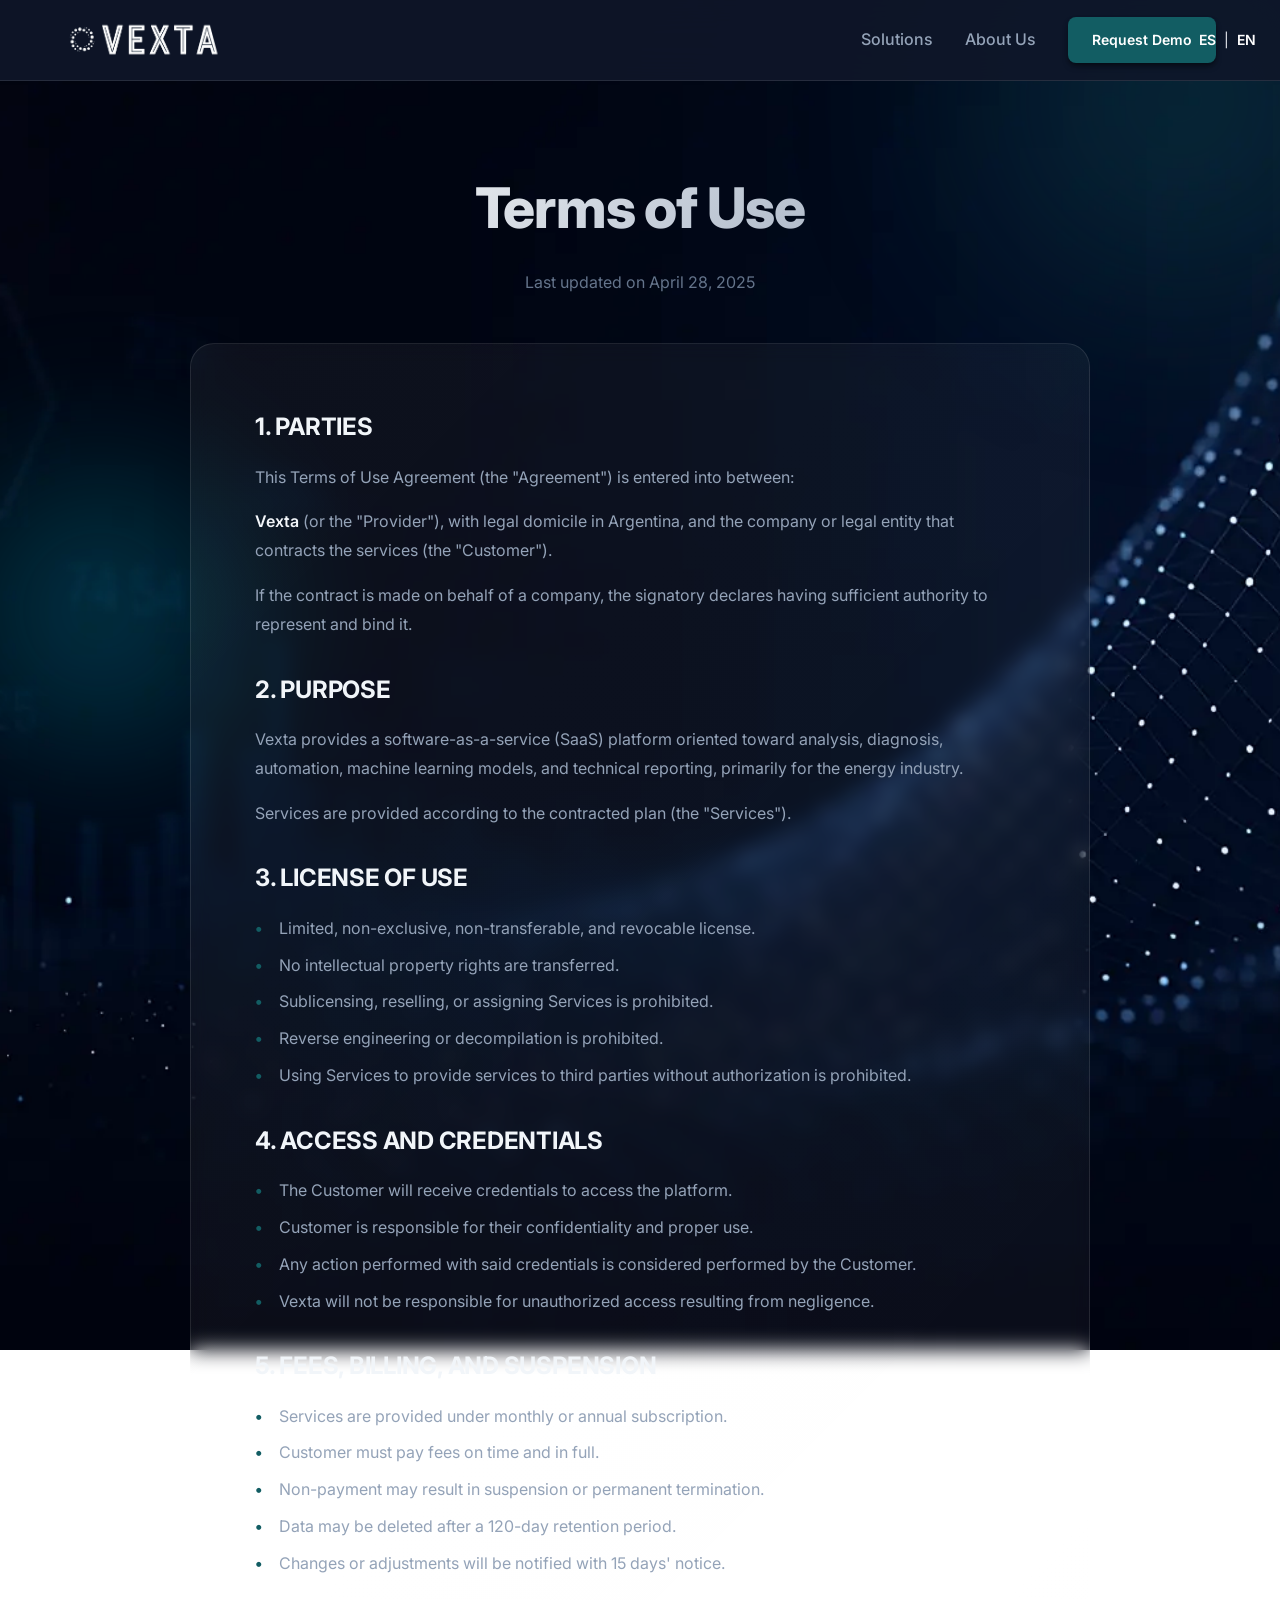
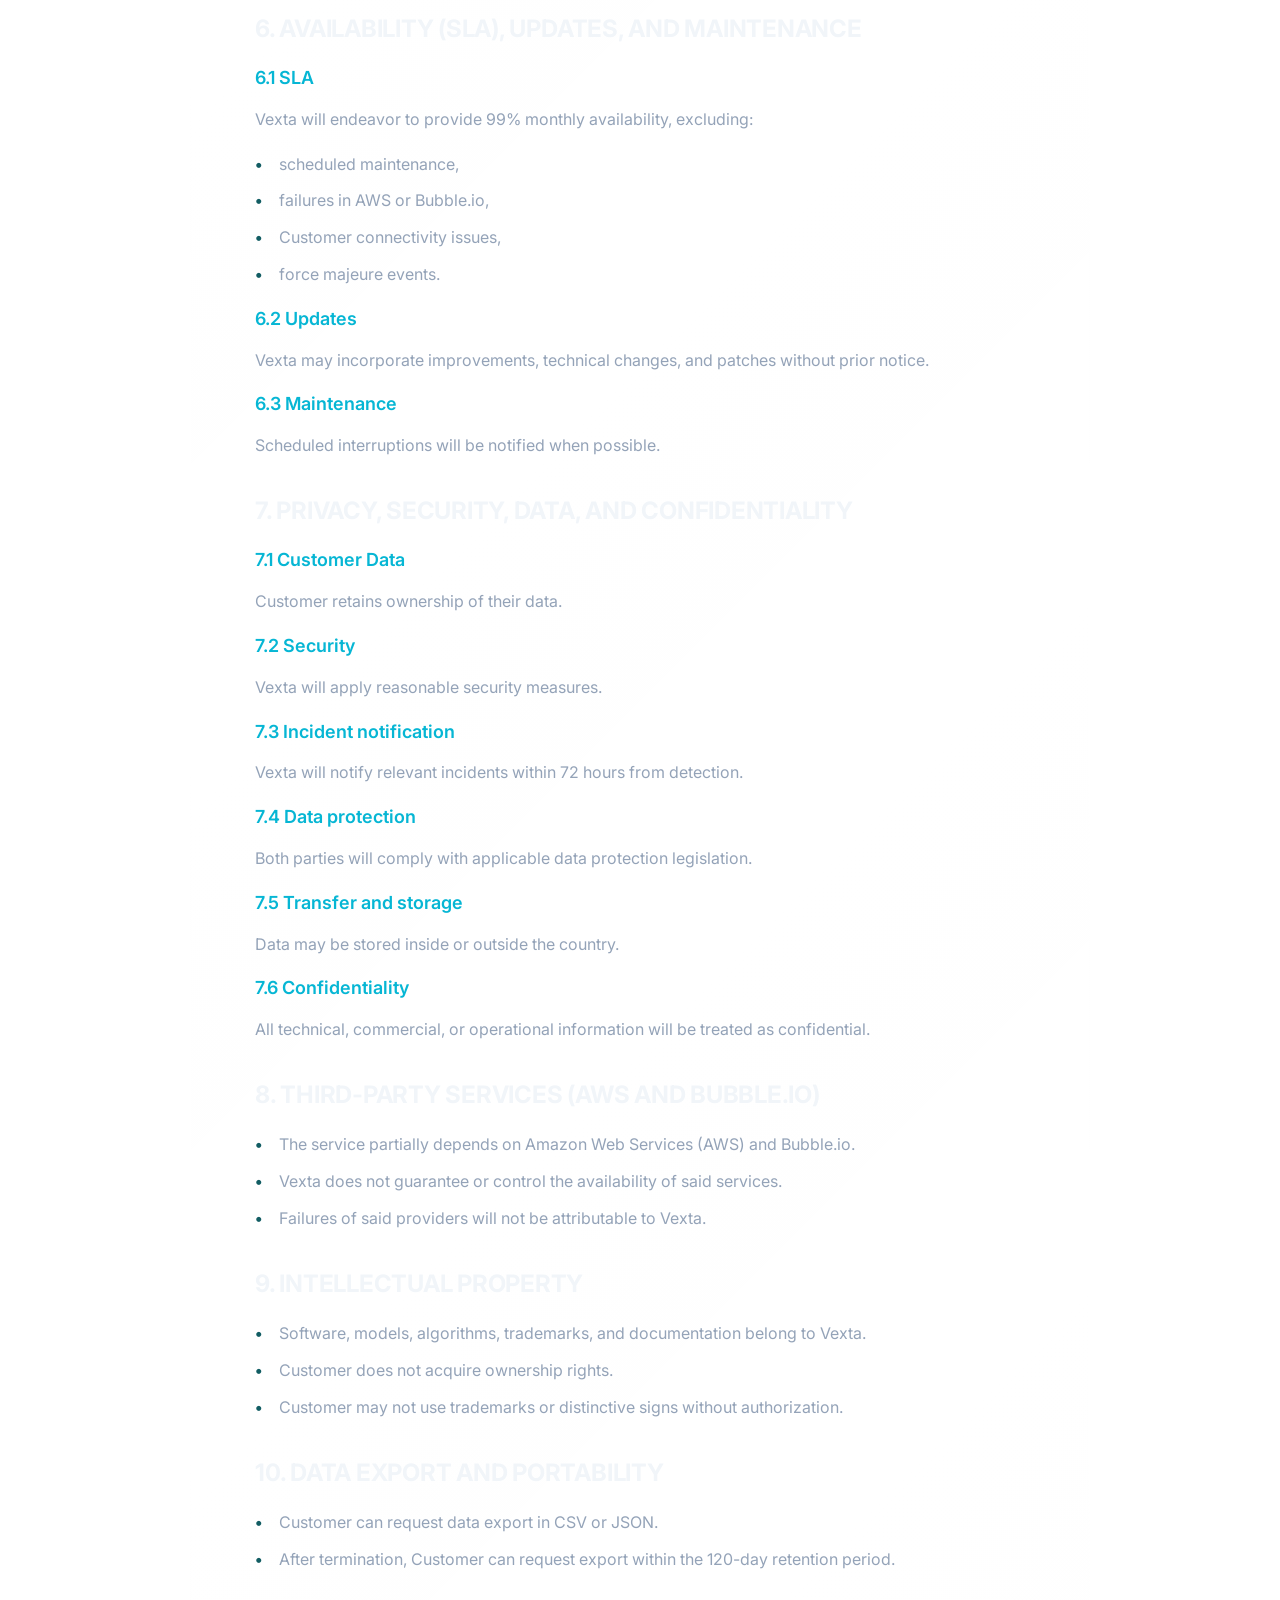
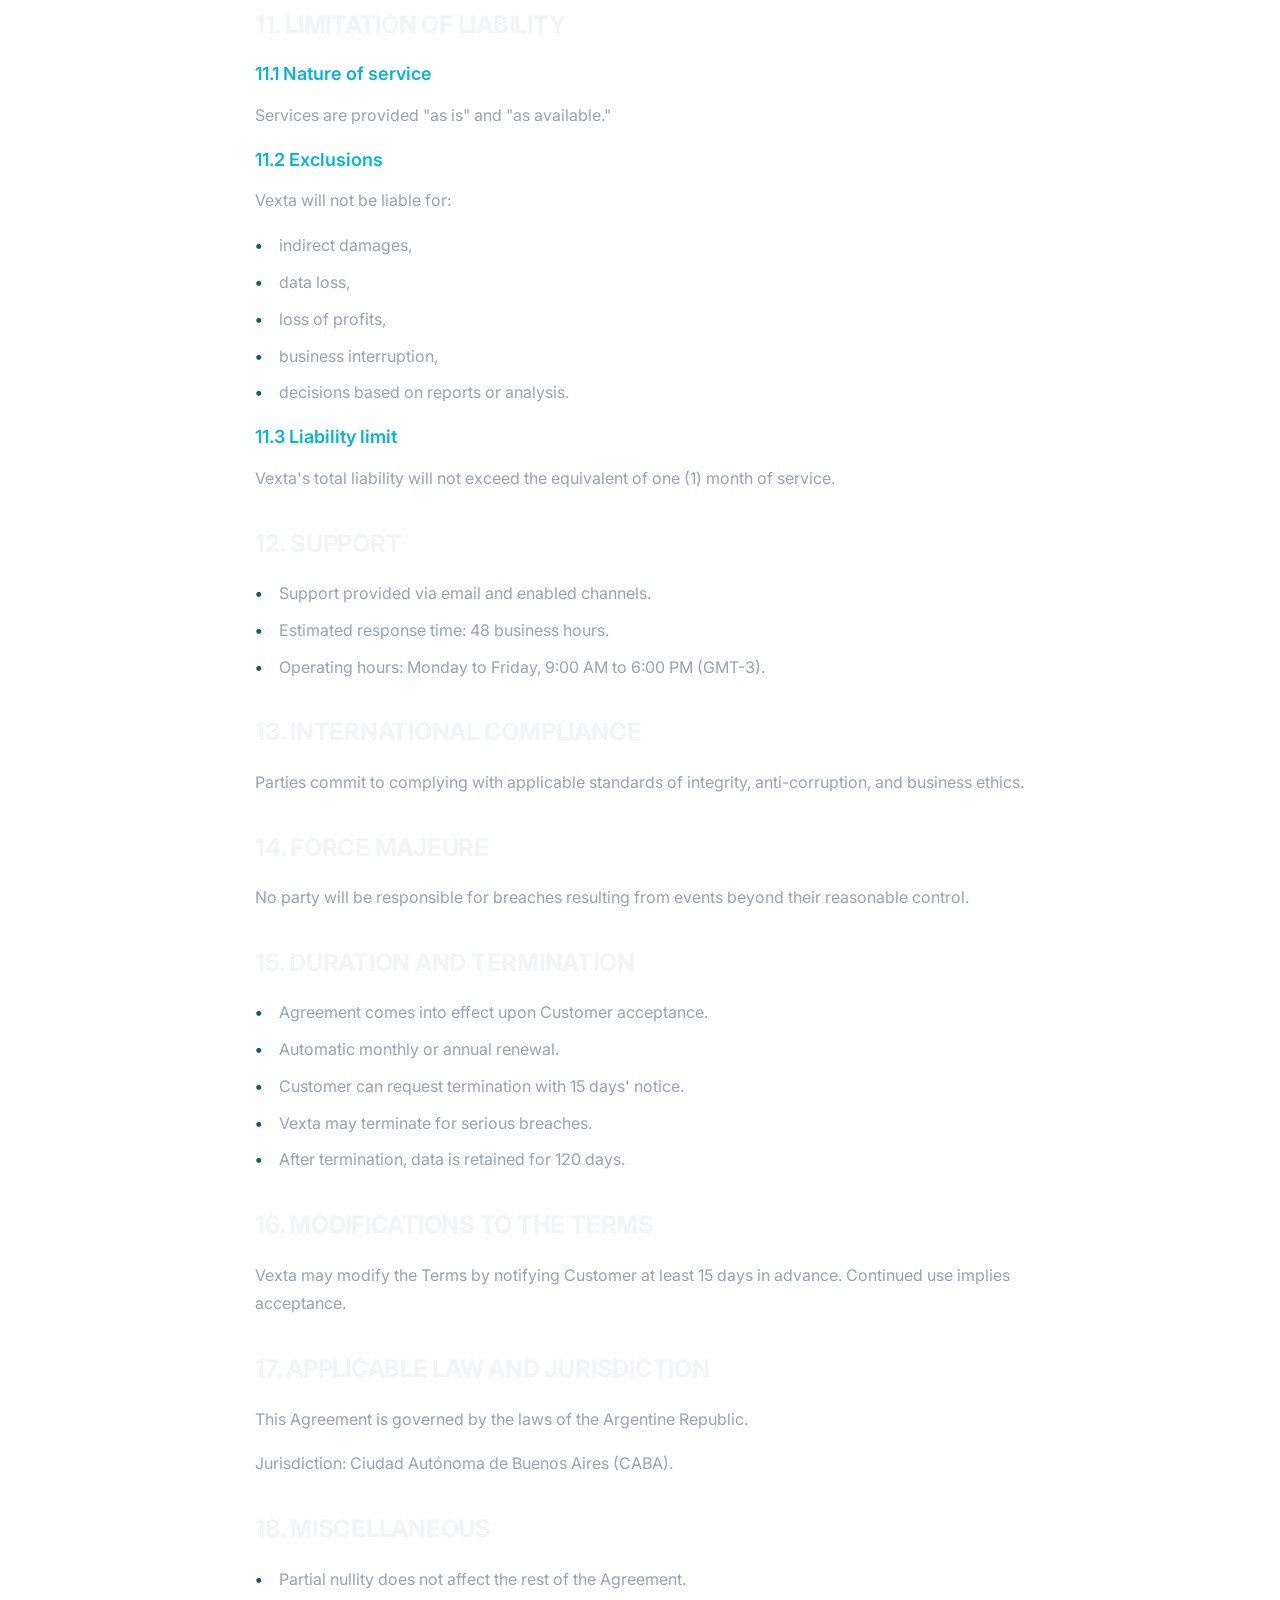
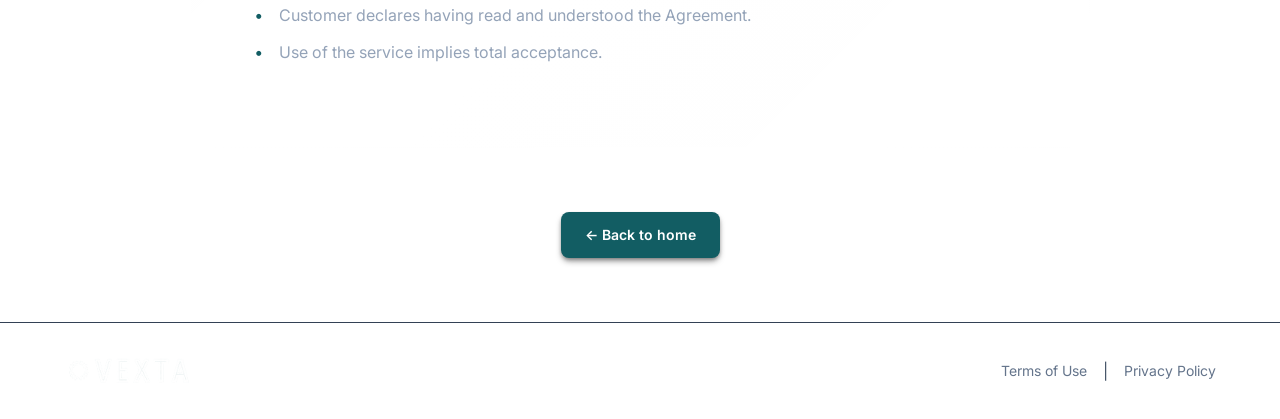
<file: en/terminos-de-uso.html>
<!DOCTYPE html>
<html lang="en">
<head>
    <meta charset="UTF-8">
    <meta name="viewport" content="width=device-width, initial-scale=1.0">
    <title>Terms of Use - VEXTA</title>
    <meta name="description" content="Terms of use for the VEXTA platform for critical Oil & Gas operations.">

    <link rel="preconnect" href="https://fonts.googleapis.com">
    <link rel="preconnect" href="https://fonts.gstatic.com" crossorigin>
    <link href="https://fonts.googleapis.com/css2?family=Inter:wght@400;500;600;700&display=swap" rel="stylesheet">
    <link href="https://unpkg.com/aos@2.3.1/dist/aos.css" rel="stylesheet">
    <link rel="stylesheet" href="../styles.css">
</head>
<body>
    <!-- Background Layer -->
    <div class="bg-parallax" id="bgParallax"></div>
    <div class="gradient-orb orb-1"></div>
    <div class="gradient-orb orb-2"></div>

    <!-- Header -->
    <header class="header">
        <nav class="nav container">
            <a href="index.html" class="logo">
                <img src="../assets/logo.png" alt="VEXTA" class="logo-img">
            </a>

            <ul class="nav-links">
                <li><a href="index.html#soluciones" class="nav-link">Solutions</a></li>
                <li><a href="index.html#nosotros" class="nav-link">About Us</a></li>
                <li><a href="index.html#contacto" class="btn btn-primary">Request Demo</a></li>
            </ul>

            <button class="menu-toggle" aria-label="Toggle menu">
                <span class="hamburger"></span>
            </button>
        </nav>
    <div class="lang-switch"><a href="../">ES</a> | <a href="/en/">EN</a></div></header>

    <!-- Legal Content Section -->
    <section class="legal-section">
        <div class="container">
            <div class="legal-header" data-aos="fade-up">
                <h1 class="legal-title">Terms of Use</h1>
                <p class="legal-date">Last updated on April 28, 2025</p>
            </div>

            <div class="legal-content" data-aos="fade-up" data-aos-delay="100">
                <article class="legal-article">
                    <h2>1. PARTIES</h2>
                    <p>This Terms of Use Agreement (the "Agreement") is entered into between:</p>
                    <p><strong>Vexta</strong> (or the "Provider"), with legal domicile in Argentina, and the company or legal entity that contracts the services (the "Customer").</p>
                    <p>If the contract is made on behalf of a company, the signatory declares having sufficient authority to represent and bind it.</p>
                </article>

                <article class="legal-article">
                    <h2>2. PURPOSE</h2>
                    <p>Vexta provides a software-as-a-service (SaaS) platform oriented toward analysis, diagnosis, automation, machine learning models, and technical reporting, primarily for the energy industry.</p>
                    <p>Services are provided according to the contracted plan (the "Services").</p>
                </article>

                <article class="legal-article">
                    <h2>3. LICENSE OF USE</h2>
                    <ul>
                        <li>Limited, non-exclusive, non-transferable, and revocable license.</li>
                        <li>No intellectual property rights are transferred.</li>
                        <li>Sublicensing, reselling, or assigning Services is prohibited.</li>
                        <li>Reverse engineering or decompilation is prohibited.</li>
                        <li>Using Services to provide services to third parties without authorization is prohibited.</li>
                    </ul>
                </article>

                <article class="legal-article">
                    <h2>4. ACCESS AND CREDENTIALS</h2>
                    <ul>
                        <li>The Customer will receive credentials to access the platform.</li>
                        <li>Customer is responsible for their confidentiality and proper use.</li>
                        <li>Any action performed with said credentials is considered performed by the Customer.</li>
                        <li>Vexta will not be responsible for unauthorized access resulting from negligence.</li>
                    </ul>
                </article>

                <article class="legal-article">
                    <h2>5. FEES, BILLING, AND SUSPENSION</h2>
                    <ul>
                        <li>Services are provided under monthly or annual subscription.</li>
                        <li>Customer must pay fees on time and in full.</li>
                        <li>Non-payment may result in suspension or permanent termination.</li>
                        <li>Data may be deleted after a 120-day retention period.</li>
                        <li>Changes or adjustments will be notified with 15 days' notice.</li>
                    </ul>
                </article>

                <article class="legal-article">
                    <h2>6. AVAILABILITY (SLA), UPDATES, AND MAINTENANCE</h2>
                    <h3>6.1 SLA</h3>
                    <p>Vexta will endeavor to provide 99% monthly availability, excluding:</p>
                    <ul>
                        <li>scheduled maintenance,</li>
                        <li>failures in AWS or Bubble.io,</li>
                        <li>Customer connectivity issues,</li>
                        <li>force majeure events.</li>
                    </ul>

                    <h3>6.2 Updates</h3>
                    <p>Vexta may incorporate improvements, technical changes, and patches without prior notice.</p>

                    <h3>6.3 Maintenance</h3>
                    <p>Scheduled interruptions will be notified when possible.</p>
                </article>

                <article class="legal-article">
                    <h2>7. PRIVACY, SECURITY, DATA, AND CONFIDENTIALITY</h2>
                    <h3>7.1 Customer Data</h3>
                    <p>Customer retains ownership of their data.</p>

                    <h3>7.2 Security</h3>
                    <p>Vexta will apply reasonable security measures.</p>

                    <h3>7.3 Incident notification</h3>
                    <p>Vexta will notify relevant incidents within 72 hours from detection.</p>

                    <h3>7.4 Data protection</h3>
                    <p>Both parties will comply with applicable data protection legislation.</p>

                    <h3>7.5 Transfer and storage</h3>
                    <p>Data may be stored inside or outside the country.</p>

                    <h3>7.6 Confidentiality</h3>
                    <p>All technical, commercial, or operational information will be treated as confidential.</p>
                </article>

                <article class="legal-article">
                    <h2>8. THIRD-PARTY SERVICES (AWS AND BUBBLE.IO)</h2>
                    <ul>
                        <li>The service partially depends on Amazon Web Services (AWS) and Bubble.io.</li>
                        <li>Vexta does not guarantee or control the availability of said services.</li>
                        <li>Failures of said providers will not be attributable to Vexta.</li>
                    </ul>
                </article>

                <article class="legal-article">
                    <h2>9. INTELLECTUAL PROPERTY</h2>
                    <ul>
                        <li>Software, models, algorithms, trademarks, and documentation belong to Vexta.</li>
                        <li>Customer does not acquire ownership rights.</li>
                        <li>Customer may not use trademarks or distinctive signs without authorization.</li>
                    </ul>
                </article>

                <article class="legal-article">
                    <h2>10. DATA EXPORT AND PORTABILITY</h2>
                    <ul>
                        <li>Customer can request data export in CSV or JSON.</li>
                        <li>After termination, Customer can request export within the 120-day retention period.</li>
                    </ul>
                </article>

                <article class="legal-article">
                    <h2>11. LIMITATION OF LIABILITY</h2>
                    <h3>11.1 Nature of service</h3>
                    <p>Services are provided "as is" and "as available."</p>

                    <h3>11.2 Exclusions</h3>
                    <p>Vexta will not be liable for:</p>
                    <ul>
                        <li>indirect damages,</li>
                        <li>data loss,</li>
                        <li>loss of profits,</li>
                        <li>business interruption,</li>
                        <li>decisions based on reports or analysis.</li>
                    </ul>

                    <h3>11.3 Liability limit</h3>
                    <p>Vexta's total liability will not exceed the equivalent of one (1) month of service.</p>
                </article>

                <article class="legal-article">
                    <h2>12. SUPPORT</h2>
                    <ul>
                        <li>Support provided via email and enabled channels.</li>
                        <li>Estimated response time: 48 business hours.</li>
                        <li>Operating hours: Monday to Friday, 9:00 AM to 6:00 PM (GMT-3).</li>
                    </ul>
                </article>

                <article class="legal-article">
                    <h2>13. INTERNATIONAL COMPLIANCE</h2>
                    <p>Parties commit to complying with applicable standards of integrity, anti-corruption, and business ethics.</p>
                </article>

                <article class="legal-article">
                    <h2>14. FORCE MAJEURE</h2>
                    <p>No party will be responsible for breaches resulting from events beyond their reasonable control.</p>
                </article>

                <article class="legal-article">
                    <h2>15. DURATION AND TERMINATION</h2>
                    <ul>
                        <li>Agreement comes into effect upon Customer acceptance.</li>
                        <li>Automatic monthly or annual renewal.</li>
                        <li>Customer can request termination with 15 days' notice.</li>
                        <li>Vexta may terminate for serious breaches.</li>
                        <li>After termination, data is retained for 120 days.</li>
                    </ul>
                </article>

                <article class="legal-article">
                    <h2>16. MODIFICATIONS TO THE TERMS</h2>
                    <p>Vexta may modify the Terms by notifying Customer at least 15 days in advance. Continued use implies acceptance.</p>
                </article>

                <article class="legal-article">
                    <h2>17. APPLICABLE LAW AND JURISDICTION</h2>
                    <p>This Agreement is governed by the laws of the Argentine Republic.</p>
                    <p>Jurisdiction: Ciudad Autónoma de Buenos Aires (CABA).</p>
                </article>

                <article class="legal-article">
                    <h2>18. MISCELLANEOUS</h2>
                    <ul>
                        <li>Partial nullity does not affect the rest of the Agreement.</li>
                        <li>Customer declares having read and understood the Agreement.</li>
                        <li>Use of the service implies total acceptance.</li>
                    </ul>
                </article>
            </div>

            <div class="legal-footer" data-aos="fade-up">
                <a href="index.html" class="btn btn-primary">← Back to home</a>
            </div>
        </div>
    </section>

    <!-- Footer -->
    <footer class="footer">
        <div class="container">
            <div class="footer-content">
                <div class="footer-brand">
                    <img src="../assets/logo.png" alt="VEXTA" class="footer-logo">
                </div>

                <div class="footer-links">
                    <a href="terminos-de-uso.html" class="footer-link">Terms of Use</a>
                    <span class="footer-separator">|</span>
                    <a href="politica-de-privacidad.html" class="footer-link">Privacy Policy</a>
                </div>
            </div>
        </div>
    </footer>

    <script src="https://unpkg.com/aos@2.3.1/dist/aos.js"></script>
    <script src="../script.js"></script>
</body>
</html>
</file>
<file: styles.css>
/* ============================================
   VEXTA Landing Page - Stylesheet
   ============================================ */

/* CSS Variables */
:root {
    /* Colors */
    --bg-primary: #0f172a;
    --bg-secondary: #1e293b;
    --bg-card: #1e293b;
    --bg-card-hover: #334155;
    
    --accent-primary: #125D63;
    --accent-secondary: #06b6d4;
    --accent-gradient: linear-gradient(135deg, #125D63 0%, #06b6d4 100%);
    
    --text-primary: #f1f5f9;
    --text-secondary: #94a3b8;
    --text-muted: #64748b;
    
    --border-color: #334155;
    --border-light: #475569;
    
    /* WhatsApp Green */
    --whatsapp: #25d366;
    --whatsapp-dark: #128c7e;
    
    /* Typography */
    --font-family: 'Inter', -apple-system, BlinkMacSystemFont, 'Segoe UI', Roboto, sans-serif;
    --font-size-xs: 0.75rem;
    --font-size-sm: 0.875rem;
    --font-size-base: 1rem;
    --font-size-lg: 1.125rem;
    --font-size-xl: 1.25rem;
    --font-size-2xl: 1.5rem;
    --font-size-3xl: 1.875rem;
    --font-size-4xl: 2.25rem;
    --font-size-5xl: 3rem;
    
    /* Spacing */
    --spacing-1: 0.25rem;
    --spacing-2: 0.5rem;
    --spacing-3: 0.75rem;
    --spacing-4: 1rem;
    --spacing-5: 1.25rem;
    --spacing-6: 1.5rem;
    --spacing-8: 2rem;
    --spacing-10: 2.5rem;
    --spacing-12: 3rem;
    --spacing-16: 4rem;
    --spacing-20: 5rem;
    --spacing-24: 6rem;
    
    /* Transitions */
    --transition-fast: 0.15s ease;
    --transition-base: 0.3s ease;
    --transition-slow: 0.5s ease;
    
    /* Shadows */
    --shadow-sm: 0 1px 2px 0 rgba(0, 0, 0, 0.3);
    --shadow-md: 0 4px 6px -1px rgba(0, 0, 0, 0.4), 0 2px 4px -1px rgba(0, 0, 0, 0.3);
    --shadow-lg: 0 10px 15px -3px rgba(0, 0, 0, 0.5), 0 4px 6px -2px rgba(0, 0, 0, 0.4);
    --shadow-glow: 0 0 20px rgba(59, 130, 246, 0.3);
    
    /* Border Radius */
    --radius-sm: 0.375rem;
    --radius-md: 0.5rem;
    --radius-lg: 0.75rem;
    --radius-xl: 1rem;
    --radius-2xl: 1.5rem;
}

/* Reset & Base */
*, *::before, *::after {
    box-sizing: border-box;
    margin: 0;
    padding: 0;
}

html {
    scroll-behavior: smooth;
    font-size: 16px;
}

body {
    font-family: var(--font-family);
    font-size: var(--font-size-base);
    line-height: 1.6;
    color: var(--text-primary);
    -webkit-font-smoothing: antialiased;
    -moz-osx-font-smoothing: grayscale;
}

/* Background Parallax Layer */
.bg-parallax {
    position: fixed;
    top: 0;
    left: 0;
    width: 100%;
    height: 150vh;
    background-image: url('assets/background.webp');
    background-size: cover;
    background-position: center;
    background-repeat: no-repeat;
    z-index: -1;
    will-change: transform;
    pointer-events: none;
}

/* Modern decorative elements */
.gradient-orb {
    position: fixed;
    border-radius: 50%;
    filter: blur(80px);
    opacity: 0.4;
    pointer-events: none;
    z-index: -1;
}

.orb-1 {
    width: 600px;
    height: 600px;
    background: radial-gradient(circle, var(--accent-primary) 0%, transparent 70%);
    top: -200px;
    right: -200px;
}

.orb-2 {
    width: 400px;
    height: 400px;
    background: radial-gradient(circle, var(--accent-secondary) 0%, transparent 70%);
    bottom: 10%;
    left: -100px;
}

img {
    max-width: 100%;
    height: auto;
    display: block;
}

a {
    color: inherit;
    text-decoration: none;
    transition: color var(--transition-base);
}

ul {
    list-style: none;
}

/* Container */
.container {
    width: 100%;
    max-width: 1200px;
    margin: 0 auto;
    padding: 0 var(--spacing-6);
}

/* ============================================
   Header
   ============================================ */
.header {
    position: fixed;
    top: 0;
    left: 0;
    right: 0;
    z-index: 1000;
    background: rgba(15, 23, 42, 0.85);
    backdrop-filter: blur(20px);
    -webkit-backdrop-filter: blur(20px);
    border-bottom: 1px solid rgba(255, 255, 255, 0.1);
}

.nav {
    display: flex;
    align-items: center;
    justify-content: space-between;
    height: 80px;
}

.logo {
    display: flex;
    align-items: center;
}

.logo-img {
    height: 40px;
    width: auto;
    max-width: 160px;
    object-fit: contain;
}

.nav-links {
    display: flex;
    align-items: center;
    gap: var(--spacing-8);
}

.nav-link {
    font-weight: 500;
    color: var(--text-secondary);
    position: relative;
    padding: var(--spacing-2) 0;
}

.nav-link::after {
    content: '';
    position: absolute;
    bottom: 0;
    left: 0;
    width: 0;
    height: 2px;
    background: var(--accent-gradient);
    transition: width var(--transition-base);
}

.nav-link:hover {
    color: var(--text-primary);
}

.nav-link:hover::after {
    width: 100%;
}

/* Mobile Menu Toggle */
.menu-toggle {
    display: none;
    background: none;
    border: none;
    cursor: pointer;
    padding: var(--spacing-2);
}

.hamburger {
    display: block;
    width: 24px;
    height: 2px;
    background: var(--text-primary);
    position: relative;
    transition: background var(--transition-base);
}

.hamburger::before,
.hamburger::after {
    content: '';
    position: absolute;
    width: 24px;
    height: 2px;
    background: var(--text-primary);
    transition: transform var(--transition-base);
}

.hamburger::before {
    top: -8px;
}

.hamburger::after {
    top: 8px;
}

.menu-toggle.active .hamburger {
    background: transparent;
}

.menu-toggle.active .hamburger::before {
    transform: rotate(45deg);
    top: 0;
}

.menu-toggle.active .hamburger::after {
    transform: rotate(-45deg);
    top: 0;
}

/* ============================================
   Buttons
   ============================================ */
.btn {
    display: inline-flex;
    align-items: center;
    justify-content: center;
    gap: var(--spacing-2);
    padding: var(--spacing-3) var(--spacing-6);
    font-family: inherit;
    font-size: var(--font-size-sm);
    font-weight: 600;
    border-radius: var(--radius-md);
    border: none;
    cursor: pointer;
    transition: all var(--transition-base);
}

.btn-primary {
    background: #125D63;
    color: white;
    box-shadow: var(--shadow-md);
}

.btn-primary:hover {
    transform: translateY(-2px);
    box-shadow: var(--shadow-lg), var(--shadow-glow);
}

.btn-submit {
    background: white;
    color: var(--bg-primary);
    padding: var(--spacing-4) var(--spacing-8);
    font-size: var(--font-size-base);
    font-weight: 600;
    border-radius: var(--radius-md);
    width: 100%;
    box-shadow: var(--shadow-md);
}

.btn-submit:hover {
    background: var(--accent-secondary);
    color: white;
    transform: translateY(-2px);
}

.btn-whatsapp {
    background: var(--whatsapp);
    color: white;
    padding: var(--spacing-3) var(--spacing-6);
}

.btn-whatsapp:hover {
    background: var(--whatsapp-dark);
    transform: translateY(-2px);
}

.btn-whatsapp-icon {
    width: 20px;
    height: 20px;
}

/* ============================================
   Hero Section
   ============================================ */
.hero {
    padding: calc(120px + var(--spacing-16)) 0 var(--spacing-16);
    position: relative;
    overflow: hidden;
    min-height: auto;
}

.hero-content-centered {
    text-align: center;
    /* Give the headline more horizontal room so it doesn't wrap unnecessarily */
    max-width: 1080px;
    margin: 0 auto var(--spacing-16);
    display: flex;
    flex-direction: column;
    align-items: center;
}

/* Hero Badge */
.hero-badge {
    display: inline-flex;
    align-items: center;
    gap: var(--spacing-2);
    background: rgba(255, 255, 255, 0.1);
    backdrop-filter: blur(10px);
    border: 1px solid rgba(255, 255, 255, 0.2);
    border-radius: 50px;
    padding: var(--spacing-2) var(--spacing-4);
    margin-bottom: var(--spacing-8);
    cursor: pointer;
    transition: all 0.3s ease;
}

.hero-badge:hover {
    background: rgba(255, 255, 255, 0.15);
    border-color: rgba(255, 255, 255, 0.3);
}

.badge-tag {
    background: linear-gradient(135deg, var(--accent-primary), var(--accent-secondary));
    color: white;
    font-size: 0.75rem;
    font-weight: 600;
    padding: 4px 12px;
    border-radius: 50px;
    text-transform: uppercase;
    letter-spacing: 0.5px;
}

.badge-text {
    color: var(--text-secondary);
    font-size: 0.875rem;
    font-weight: 500;
}

.hero-cta {
    margin-top: var(--spacing-6);
    padding: var(--spacing-4) var(--spacing-8);
    font-size: 1.125rem;
}

.hero-cta span {
    transition: transform 0.3s ease;
    display: inline-block;
}

.hero-cta:hover span {
    transform: translateX(4px);
}

/* Clients Carousel */
.clients-section {
    margin-top: var(--spacing-12);
    width: 100%;
}

.clients-text {
    font-size: 0.875rem;
    color: var(--text-muted);
    margin-bottom: var(--spacing-6);
    text-transform: uppercase;
    letter-spacing: 1px;
}

.clients-carousel-wrapper {
    position: relative;
    width: 100%;
    overflow: hidden;
    /* Vertical padding so the hover lift (-2px) and pill top border aren't clipped by overflow:hidden */
    padding: 12px 0;
    mask-image: linear-gradient(to right, transparent, black 10%, black 90%, transparent);
    -webkit-mask-image: linear-gradient(to right, transparent, black 10%, black 90%, transparent);
}

.clients-carousel {
    display: flex;
    gap: var(--spacing-8);
    animation: scroll 30s linear infinite;
    width: max-content;
}

.clients-carousel:hover {
    animation-play-state: paused;
}

@keyframes scroll {
    0% {
        transform: translateX(0);
    }
    100% {
        transform: translateX(-50%);
    }
}

.client-logo {
    flex-shrink: 0;
    padding: var(--spacing-4) var(--spacing-6);
    /* Higher contrast so black wordmarks read better */
    background: linear-gradient(180deg, rgba(255, 255, 255, 0.60) 0%, rgba(255, 255, 255, 0.44) 100%);
    border: 1px solid rgba(255, 255, 255, 0.65);
    border-radius: var(--radius-lg);
    box-shadow:
        0 14px 34px rgba(0, 0, 0, 0.35),
        inset 0 1px 0 rgba(255, 255, 255, 0.40);
    backdrop-filter: blur(8px);
    -webkit-backdrop-filter: blur(8px);
    font-weight: 600;
    font-size: 0.875rem;
    color: var(--text-secondary);
    white-space: nowrap;
    transition: all 0.3s ease;

    display: flex;
    align-items: center;
    justify-content: center;
}

.client-logo img {
    display: block;
    height: 32px;
    width: auto;
    max-width: 180px;
    object-fit: contain;
}

.client-logo:hover {
    background: linear-gradient(180deg, rgba(255, 255, 255, 0.72) 0%, rgba(255, 255, 255, 0.52) 100%);
    border-color: rgba(255, 255, 255, 0.78);
    color: var(--text-primary);
    transform: translateY(-2px);
}

/* ============================================
   Partners Section
   ============================================ */
.partners {
    padding: var(--spacing-20) 0;
}

.partners-subtitle {
    text-align: center;
    color: var(--text-secondary);
    font-size: var(--font-size-lg);
    max-width: 680px;
    margin: 0 auto var(--spacing-14, 3.5rem);
    line-height: 1.7;
}

.partners-grid {
    display: grid;
    grid-template-columns: repeat(3, 1fr);
    gap: var(--spacing-6);
}

.partner-card {
    display: flex;
    flex-direction: column;
    background: linear-gradient(145deg, rgba(255, 255, 255, 0.08) 0%, rgba(255, 255, 255, 0.02) 100%);
    backdrop-filter: blur(20px);
    -webkit-backdrop-filter: blur(20px);
    border: 1px solid rgba(255, 255, 255, 0.12);
    border-radius: var(--radius-2xl);
    padding: var(--spacing-8);
    transition: all var(--transition-base);
}

.partner-card:hover {
    border-color: rgba(59, 130, 246, 0.4);
    transform: translateY(-8px);
}

.partner-logo-box {
    display: inline-flex;
    align-items: center;
    justify-content: center;
    align-self: flex-start;
    height: 68px;
    min-width: 120px;
    background: #fff;
    border-radius: var(--radius-lg);
    padding: 14px 22px;
    margin-bottom: var(--spacing-6);
    box-shadow: 0 10px 30px rgba(0, 0, 0, 0.3);
    transition: transform var(--transition-base);
}

.partner-logo-box:hover {
    transform: translateY(-2px);
}

.partner-logo-box img {
    display: block;
    height: 30px;
    width: auto;
    max-width: 170px;
    object-fit: contain;
}

.partner-value {
    font-size: var(--font-size-base);
    color: #cbd5e1;
    line-height: 1.7;
    margin: 0;
}


.hero-title {
    /* Slightly smaller + wider container => fewer forced lines on desktop */
    font-size: clamp(1.8rem, 4vw, 3.2rem);
    font-weight: 800;
    line-height: 1.15;
    margin-bottom: var(--spacing-6);
    letter-spacing: -0.02em;
    background: linear-gradient(135deg, #ffffff 0%, #94a3b8 100%);
    -webkit-background-clip: text;
    -webkit-text-fill-color: transparent;
    background-clip: text;
}

.hero-description {
    font-size: clamp(1.125rem, 2vw, 1.375rem);
    color: var(--text-secondary);
    line-height: 1.7;
    max-width: 860px;
    font-weight: 400;
    margin: 0 auto;
}

.hero-visual {
    position: relative;
}

.hero-image-wrapper {
    position: relative;
    border-radius: var(--radius-2xl);
    overflow: hidden;
    box-shadow: var(--shadow-lg);
}

.hero-image {
    width: 100%;
    height: 400px;
    object-fit: cover;
    transition: transform var(--transition-slow);
}

.hero-image-wrapper:hover .hero-image {
    transform: scale(1.05);
}

.hero-overlay {
    position: absolute;
    inset: 0;
    background: linear-gradient(135deg, rgba(59, 130, 246, 0.2) 0%, rgba(6, 182, 212, 0.2) 100%);
    pointer-events: none;
}

/* Features Grid */
.features-grid {
    display: grid;
    grid-template-columns: repeat(3, 1fr);
    gap: var(--spacing-6);
}

.feature-card {
    background: linear-gradient(145deg, rgba(255, 255, 255, 0.08) 0%, rgba(255, 255, 255, 0.02) 100%);
    backdrop-filter: blur(20px);
    -webkit-backdrop-filter: blur(20px);
    border: 1px solid rgba(255, 255, 255, 0.12);
    border-radius: 28px;
    padding: var(--spacing-8);
    display: flex;
    flex-direction: column;
    position: relative;
    overflow: hidden;
    transition: all 0.5s cubic-bezier(0.4, 0, 0.2, 1);
}



.feature-card::before {
    content: '';
    position: absolute;
    top: 0;
    left: -100%;
    width: 100%;
    height: 100%;
    background: linear-gradient(90deg, transparent, rgba(255, 255, 255, 0.2), transparent);
    transition: left 0.6s ease;
}

.feature-card:hover::before {
    left: 100%;
}

.feature-card:hover {
    background: linear-gradient(145deg, rgba(255, 255, 255, 0.12) 0%, rgba(255, 255, 255, 0.05) 100%);
    border-color: rgba(59, 130, 246, 0.4);
    transform: translateY(-12px);
    box-shadow: 
        0 30px 60px -15px rgba(0, 0, 0, 0.4),
        0 0 0 1px rgba(59, 130, 246, 0.3),
        inset 0 1px 0 rgba(255, 255, 255, 0.1);
}

.feature-icon {
    position: absolute;
    top: var(--spacing-6);
    right: var(--spacing-6);
    width: 48px;
    height: 48px;
    background: linear-gradient(135deg, rgba(59, 130, 246, 0.3) 0%, rgba(6, 182, 212, 0.3) 100%);
    border: 1px solid rgba(255, 255, 255, 0.2);
    border-radius: 14px;
    display: flex;
    align-items: center;
    justify-content: center;
    backdrop-filter: blur(10px);
    transition: all 0.4s ease;
}

.feature-card:hover .feature-icon {
    background: linear-gradient(135deg, rgba(59, 130, 246, 0.5) 0%, rgba(6, 182, 212, 0.5) 100%);
    transform: scale(1.25) rotate(8deg);
    border-color: rgba(255, 255, 255, 0.3);
}

.feature-icon svg {
    width: 24px;
    height: 24px;
    color: white;
}

.feature-content {
    /* Icons were removed; keep content aligned from the top for consistent title baseline */
    margin-top: 0;
    padding-top: 0;
}


.feature-title {
    font-size: 1.35rem;
    font-weight: 700;
    margin-bottom: var(--spacing-3);
    color: var(--text-primary);
    letter-spacing: -0.02em;
    line-height: 1.3;
}

.feature-text {
    font-size: 1rem;
    color: var(--text-secondary);
    line-height: 1.6;
}

/* ============================================
   Soluciones Section
   ============================================ */
.soluciones {
    padding: var(--spacing-20) 0;
}

.nosotros {
    padding: var(--spacing-20) 0;
}

.contacto {
    padding: var(--spacing-20) 0;
}

.adn,
.por-que {
    padding: var(--spacing-20) 0;
}

.adn-card {
    max-width: 980px;
    margin: 0 auto;
    padding: var(--spacing-10);
    border-radius: var(--radius-2xl);
    background: linear-gradient(145deg, rgba(255, 255, 255, 0.08) 0%, rgba(255, 255, 255, 0.03) 100%);
    border: 1px solid rgba(255, 255, 255, 0.12);
    backdrop-filter: blur(18px);
    -webkit-backdrop-filter: blur(18px);
    box-shadow: 0 24px 50px rgba(0, 0, 0, 0.35);
}

.adn-text {
    font-size: 1.125rem;
    line-height: 1.8;
    color: var(--text-secondary);
    margin: 0;
}

.why-grid {
    display: grid;
    grid-template-columns: repeat(3, 1fr);
    gap: var(--spacing-6);
}

.why-card {
    border-radius: 28px;
    padding: var(--spacing-8);
    background: linear-gradient(145deg, rgba(255, 255, 255, 0.08) 0%, rgba(255, 255, 255, 0.02) 100%);
    border: 1px solid rgba(255, 255, 255, 0.12);
    backdrop-filter: blur(20px);
    -webkit-backdrop-filter: blur(20px);
    transition: all 0.5s cubic-bezier(0.4, 0, 0.2, 1);
}

.why-card:hover {
    background: linear-gradient(145deg, rgba(255, 255, 255, 0.12) 0%, rgba(255, 255, 255, 0.05) 100%);
    border-color: rgba(59, 130, 246, 0.35);
    transform: translateY(-10px);
    box-shadow:
        0 30px 60px -15px rgba(0, 0, 0, 0.4),
        inset 0 1px 0 rgba(255, 255, 255, 0.1);
}

.why-title {
    font-size: 1.35rem;
    font-weight: 700;
    margin-bottom: var(--spacing-3);
    color: var(--text-primary);
    letter-spacing: -0.02em;
    line-height: 1.25;
}

.why-text {
    font-size: 1rem;
    color: var(--text-secondary);
    line-height: 1.7;
    margin: 0;
}




.section-title {
    font-size: clamp(2rem, 4vw, 3rem);
    font-weight: 800;
    margin-bottom: var(--spacing-16);
    text-align: center;
    letter-spacing: -0.03em;
    background: linear-gradient(135deg, #ffffff 0%, #64748b 100%);
    -webkit-background-clip: text;
    -webkit-text-fill-color: transparent;
    background-clip: text;
}

.solucion-row {
    display: flex;
    gap: var(--spacing-12);
    align-items: center;
    margin-bottom: var(--spacing-20);
}

.solucion-row > .solucion-content,
.solucion-row > .solucion-image-wrapper {
    flex: 1 1 0;
}

.solucion-row:last-child {
    margin-bottom: 0;
}

.solucion-row-reverse {
    flex-direction: row-reverse;
}

.solucion-content {
    padding: var(--spacing-6) 0;
}

.solucion-title {
    font-size: clamp(1.5rem, 3vw, 2rem);
    font-weight: 800;
    margin-bottom: var(--spacing-4);
    color: var(--text-primary);
    letter-spacing: -0.02em;
}

.solucion-subtitle {
    font-size: 1.125rem;
    font-weight: 600;
    color: var(--accent-secondary);
    margin-bottom: var(--spacing-6);
    opacity: 0.9;
}

.solucion-text {
    font-size: 1.0625rem;
    color: var(--text-secondary);
    line-height: 1.8;
    margin-bottom: var(--spacing-6);
}

.solucion-benefits {
    margin-bottom: var(--spacing-8);
}

.solucion-benefits li {
    position: relative;
    padding-left: var(--spacing-6);
    margin-bottom: var(--spacing-3);
    font-size: var(--font-size-base);
    color: var(--text-secondary);
    line-height: 1.6;
}

.solucion-benefits li::before {
    content: '✓';
    position: absolute;
    left: 0;
    color: var(--accent-secondary);
    font-weight: 700;
}

.solucion-link {
    display: inline-flex;
    align-items: center;
    gap: var(--spacing-2);
    color: var(--accent-primary);
    font-weight: 600;
    font-size: var(--font-size-sm);
    position: relative;
}

.solucion-link::after {
    content: '';
    position: absolute;
    bottom: -2px;
    left: 0;
    width: 0;
    height: 2px;
    background: var(--accent-primary);
    transition: width var(--transition-base);
}

.solucion-link:hover::after {
    width: 100%;
}

.solucion-image-wrapper {
    border-radius: 24px;
    overflow: hidden;
    box-shadow: 0 25px 50px -12px rgba(0, 0, 0, 0.5);
    transition: all 0.5s cubic-bezier(0.4, 0, 0.2, 1);
    position: relative;
}

.solucion-image-wrapper::after {
    content: '';
    position: absolute;
    inset: 0;
    background: linear-gradient(135deg, rgba(59, 130, 246, 0.1) 0%, rgba(6, 182, 212, 0.1) 100%);
    opacity: 0;
    transition: opacity 0.4s ease;
}

.solucion-image-wrapper:hover {
    transform: translateY(-12px);
    box-shadow: 0 35px 60px -15px rgba(0, 0, 0, 0.6), 0 0 30px rgba(59, 130, 246, 0.2);
}

.solucion-image-wrapper:hover::after {
    opacity: 1;
}

.solucion-image {
    width: 100%;
    height: 400px;
    object-fit: cover;
    transition: transform 0.8s cubic-bezier(0.4, 0, 0.2, 1);
}

.solucion-image-wrapper:hover .solucion-image {
    transform: scale(1.08);
}

/* Toggle functionality for Leer más/Volver */
.solucion-summary,
.solucion-detail {
    transition: opacity 0.4s ease, transform 0.4s ease;
}

.solucion-detail {
    display: none;
    opacity: 0;
    transform: translateY(10px);
}

.solucion-content.expanded .solucion-summary {
    display: none;
    opacity: 0;
}

.solucion-content.expanded .solucion-detail {
    display: block;
    opacity: 1;
    transform: translateY(0);
    animation: fadeInUp 0.4s ease forwards;
}

@keyframes fadeInUp {
    from {
        opacity: 0;
        transform: translateY(10px);
    }
    to {
        opacity: 1;
        transform: translateY(0);
    }
}

.solucion-toggle-btn {
    display: inline-flex;
    align-items: center;
    gap: var(--spacing-2);
    color: var(--accent-primary);
    font-weight: 600;
    font-size: var(--font-size-sm);
    background: none;
    border: none;
    cursor: pointer;
    padding: var(--spacing-2) 0;
    position: relative;
    transition: color var(--transition-base);
}

.solucion-toggle-btn::after {
    content: '';
    position: absolute;
    bottom: 0;
    left: 0;
    width: 0;
    height: 2px;
    background: var(--accent-gradient);
    transition: width var(--transition-base);
}

.solucion-toggle-btn:hover {
    color: var(--accent-secondary);
}

.solucion-toggle-btn:hover::after {
    width: 100%;
}

/* ============================================
   Nosotros Section
   ============================================ */
.team-grid {
    display: grid;
    grid-template-columns: repeat(2, 1fr);
    gap: var(--spacing-16);
    max-width: 900px;
    margin: 0 auto;
}

.team-card {
    text-align: center;
    transition: transform 0.4s ease;
}

.team-card:hover {
    transform: translateY(-8px);
}

.team-image-wrapper {
    width: 220px;
    height: 220px;
    margin: 0 auto var(--spacing-8);
    border-radius: 50%;
    overflow: hidden;
    border: 3px solid rgba(255, 255, 255, 0.1);
    transition: all 0.5s cubic-bezier(0.4, 0, 0.2, 1);
    position: relative;
}

.team-image-wrapper::before {
    content: '';
    position: absolute;
    inset: -3px;
    border-radius: 50%;
    background: linear-gradient(135deg, var(--accent-primary), var(--accent-secondary));
    z-index: -1;
    opacity: 0;
    transition: opacity 0.4s ease;
}

.team-card:hover .team-image-wrapper {
    border-color: transparent;
    transform: scale(1.05);
}

.team-card:hover .team-image-wrapper::before {
    opacity: 1;
}

.team-image {
    width: 100%;
    height: 100%;
    object-fit: cover;
}

.team-name {
    font-size: 1.5rem;
    font-weight: 800;
    margin-bottom: var(--spacing-2);
    color: var(--text-primary);
    letter-spacing: -0.02em;
}

.team-role {
    font-size: 1rem;
    font-weight: 600;
    color: var(--accent-secondary);
    margin-bottom: var(--spacing-4);
}

.team-bio {
    font-size: var(--font-size-sm);
    color: var(--text-secondary);
    line-height: 1.6;
    margin-bottom: var(--spacing-4);
}

.team-link {
    display: inline-flex;
    align-items: center;
    gap: var(--spacing-2);
    color: var(--accent-primary);
    font-size: var(--font-size-sm);
    font-weight: 500;
    transition: color var(--transition-base);
}

.team-link:hover {
    color: var(--accent-secondary);
}

/* ============================================
   Contacto Section
   ============================================ */
.contacto {
    padding: var(--spacing-24) 0;
}

.contacto-title {
    font-size: clamp(1.75rem, 4vw, 2.5rem);
    font-weight: 800;
    text-align: center;
    margin-bottom: var(--spacing-12);
    letter-spacing: -0.02em;
    max-width: 700px;
    margin-left: auto;
    margin-right: auto;
    line-height: 1.2;
}

.contacto-grid {
    display: grid;
    grid-template-columns: 1fr 1.2fr 1fr;
    gap: var(--spacing-8);
    align-items: start;
    max-width: 1000px;
    margin: 0 auto;
}

@media (max-width: 968px) {
    .contacto-grid {
        grid-template-columns: 1fr;
        gap: var(--spacing-8);
    }
}

.contacto-text {
    font-size: var(--font-size-xl);
    color: var(--text-secondary);
    line-height: 1.6;
}

.contacto-form {
    background: rgba(30, 41, 59, 0.7);
    backdrop-filter: blur(10px);
    -webkit-backdrop-filter: blur(10px);
    border: 1px solid var(--border-color);
    border-radius: var(--radius-xl);
    padding: var(--spacing-8);
}

.form-group {
    margin-bottom: var(--spacing-4);
}

.form-group:last-of-type {
    margin-bottom: var(--spacing-6);
}

.form-input,
.form-select {
    width: 100%;
    padding: var(--spacing-4);
    background: var(--bg-secondary);
    border: 1px solid var(--border-color);
    border-radius: var(--radius-md);
    color: var(--text-primary);
    font-family: inherit;
    font-size: var(--font-size-base);
    transition: all var(--transition-base);
}

.form-input::placeholder {
    color: var(--text-muted);
}

.form-input:focus,
.form-select:focus {
    outline: none;
    border-color: var(--accent-primary);
    box-shadow: 0 0 0 3px rgba(59, 130, 246, 0.1);
}

.form-select {
    appearance: none;
    background-image: url("data:image/svg+xml,%3Csvg xmlns='http://www.w3.org/2000/svg' width='24' height='24' viewBox='0 0 24 24' fill='none' stroke='%2394a3b8' stroke-width='2' stroke-linecap='round' stroke-linejoin='round'%3E%3Cpolyline points='6 9 12 15 18 9'%3E%3C/polyline%3E%3C/svg%3E");
    background-repeat: no-repeat;
    background-position: right 12px center;
    background-size: 20px;
    padding-right: 40px;
}

.form-select option {
    background: var(--bg-secondary);
    color: var(--text-primary);
}

.contacto-whatsapp {
    text-align: center;
}

.whatsapp-text {
    font-size: var(--font-size-xl);
    color: var(--text-secondary);
    margin-bottom: var(--spacing-4);
}

.whatsapp-link {
    display: inline-flex;
    align-items: center;
    gap: var(--spacing-2);
    color: var(--whatsapp);
    font-size: var(--font-size-2xl);
    font-weight: 700;
    margin-bottom: var(--spacing-6);
    transition: color var(--transition-base);
}

.whatsapp-link:hover {
    color: var(--whatsapp-dark);
}

.whatsapp-icon {
    width: 32px;
    height: 32px;
}

/* ============================================
   Footer
   ============================================ */
.footer {
    padding: var(--spacing-8) 0;
    border-top: 1px solid var(--border-color);
}

.footer-content {
    display: flex;
    align-items: center;
    justify-content: space-between;
}

.footer-brand {
    display: flex;
    align-items: center;
    gap: var(--spacing-3);
}

.footer-logo {
    height: 32px;
    width: auto;
    max-width: 130px;
    object-fit: contain;
}

.footer-links {
    display: flex;
    align-items: center;
    gap: var(--spacing-4);
}

.footer-link {
    font-size: var(--font-size-sm);
    color: var(--text-muted);
    transition: color var(--transition-base);
}

.footer-link:hover {
    color: var(--text-primary);
}

.footer-separator {
    color: var(--border-light);
}

/* ============================================
   Legal Pages Styles
   ============================================ */
.legal-section {
    padding: calc(100px + var(--spacing-16)) 0 var(--spacing-16);
    min-height: 100vh;
}

.legal-header {
    text-align: center;
    margin-bottom: var(--spacing-12);
    max-width: 800px;
    margin-left: auto;
    margin-right: auto;
}

.legal-title {
    font-size: clamp(2.5rem, 5vw, 3.5rem);
    font-weight: 800;
    background: linear-gradient(135deg, #ffffff 0%, #94a3b8 100%);
    -webkit-background-clip: text;
    -webkit-text-fill-color: transparent;
    background-clip: text;
    margin-bottom: var(--spacing-4);
    letter-spacing: -0.02em;
}

.legal-date {
    color: var(--text-muted);
    font-size: 1rem;
}

.legal-content {
    max-width: 900px;
    margin: 0 auto;
    background: linear-gradient(135deg, rgba(255, 255, 255, 0.05) 0%, rgba(255, 255, 255, 0.02) 100%);
    backdrop-filter: blur(10px);
    border: 1px solid rgba(255, 255, 255, 0.1);
    border-radius: 24px;
    padding: var(--spacing-16);
}

.legal-intro {
    font-size: 1.125rem;
    color: var(--text-secondary);
    line-height: 1.8;
    margin-bottom: var(--spacing-8);
    padding-bottom: var(--spacing-6);
    border-bottom: 1px solid rgba(255, 255, 255, 0.1);
}

.legal-article {
    margin-bottom: var(--spacing-8);
}

.legal-article:last-child {
    margin-bottom: 0;
}

.legal-article h2 {
    font-size: 1.5rem;
    font-weight: 700;
    color: var(--text-primary);
    margin-bottom: var(--spacing-4);
    letter-spacing: -0.01em;
}

.legal-article h3 {
    font-size: 1.125rem;
    font-weight: 600;
    color: var(--accent-secondary);
    margin-top: var(--spacing-4);
    margin-bottom: var(--spacing-3);
}

.legal-article p {
    color: var(--text-secondary);
    line-height: 1.8;
    margin-bottom: var(--spacing-4);
}

.legal-article ul {
    list-style: none;
    padding-left: 0;
    margin-bottom: var(--spacing-4);
}

.legal-article ul li {
    color: var(--text-secondary);
    line-height: 1.8;
    margin-bottom: var(--spacing-2);
    padding-left: var(--spacing-6);
    position: relative;
}

.legal-article ul li::before {
    content: '•';
    position: absolute;
    left: 0;
    color: var(--accent-primary);
    font-weight: bold;
}

.legal-article strong {
    color: var(--text-primary);
    font-weight: 600;
}

.legal-footer {
    text-align: center;
    margin-top: var(--spacing-16);
}

/* ============================================
   Responsive Design
   ============================================ */
@media (max-width: 1024px) {
    .hero-grid {
        grid-template-columns: 1fr;
        gap: var(--spacing-12);
        text-align: center;
    }
    
    .hero-content {
        display: flex;
        flex-direction: column;
        align-items: center;
    }
    
    .hero-title {
        font-size: clamp(2rem, 6vw, 3rem);
    }
    
    .features-grid {
        grid-template-columns: repeat(auto-fit, minmax(300px, 1fr));
        gap: var(--spacing-6);
    }
    
    .why-grid {
        grid-template-columns: repeat(auto-fit, minmax(300px, 1fr));
        gap: var(--spacing-6);
    }
    
    .feature-card {
        padding: var(--spacing-6);
    }
    
    .feature-icon {
        width: 44px;
        height: 44px;
        top: var(--spacing-5);
        right: var(--spacing-5);
    }
    
    .feature-icon svg {
        width: 22px;
        height: 22px;
    }
    
    .feature-title {
        font-size: 1.25rem;
    }
    
    .solucion-row,
    .solucion-row-reverse {
        flex-direction: column;
        gap: var(--spacing-10);
    }

    /* Mantener alternancia también en mobile: imagen arriba en las filas reversas */
    .solucion-row-reverse {
        flex-direction: column-reverse;
    }
    
    .solucion-image {
        height: 350px;
    }
    
    .team-grid {
        gap: var(--spacing-10);
    }
}

/* Hide nav-lang-switch on desktop - only show in mobile hamburger menu */
.nav-lang-switch {
    display: none;
}

@media (max-width: 768px) {
    .nav-links {
        position: fixed;
        top: 80px;
        left: 0;
        right: 0;
        background: rgba(15, 23, 42, 0.98);
        backdrop-filter: blur(20px);
        flex-direction: column;
        padding: var(--spacing-6);
        gap: var(--spacing-4);
        border-bottom: 1px solid var(--border-color);
        transform: translateY(-100%);
        opacity: 0;
        visibility: hidden;
        transition: all var(--transition-base);
    }

    .nav-links.active {
        transform: translateY(0);
        opacity: 1;
        visibility: visible;
    }

    /* Show nav-lang-switch inside hamburger menu on mobile */
    .nav-lang-switch {
        display: flex;
        justify-content: center;
        padding-top: var(--spacing-4);
        border-top: 1px solid rgba(255, 255, 255, 0.1);
        margin-top: var(--spacing-2);
    }

    .nav-lang-switch a {
        color: white;
        text-decoration: none;
        margin: 0 8px;
        font-weight: 600;
        font-size: 14px;
    }

    /* Hide outside lang-switch on mobile - language switch is now inside hamburger menu */
    .header > .lang-switch {
        display: none;
    }

    .menu-toggle {
        display: block;
    }
    
    .hero {
        padding: calc(100px + var(--spacing-10)) 0 var(--spacing-10);
        min-height: auto;
    }
    
    .features-grid {
        grid-template-columns: 1fr;
    }

    .why-grid {
        grid-template-columns: 1fr;
    }

    .adn,
    .por-que {
        padding: var(--spacing-16) 0;
    }
    
    .feature-card {
        text-align: center;
        align-items: center;
    }
    
    .soluciones,
    .nosotros,
    .contacto,
    .partners {
        padding: var(--spacing-16) 0;
    }

    .team-grid {
        grid-template-columns: 1fr;
        gap: var(--spacing-10);
    }

    .partners-grid {
        grid-template-columns: 1fr;
    }
    
    .footer-content {
        flex-direction: column;
        gap: var(--spacing-4);
        text-align: center;
    }
}

@media (max-width: 480px) {
    .container {
        padding: 0 var(--spacing-4);
    }
    
    .hero-title {
        font-size: var(--font-size-2xl);
    }
    
    .feature-card {
        flex-direction: column;
        text-align: center;
    }
    
    .contacto-form {
        padding: var(--spacing-6);
    }
}

/* ============================================
   Loading & Utility Classes
   ============================================ */
.sr-only {
    position: absolute;
    width: 1px;
    height: 1px;
    padding: 0;
    margin: -1px;
    overflow: hidden;
    clip: rect(0, 0, 0, 0);
    white-space: nowrap;
    border: 0;
}

/* Success message */
.form-success {
    background: rgba(34, 197, 94, 0.1);
    border: 1px solid #22c55e;
    color: #22c55e;
    padding: var(--spacing-4);
    border-radius: var(--radius-md);
    margin-top: var(--spacing-4);
    text-align: center;
}

/* Error message */
.form-error {
    background: rgba(239, 68, 68, 0.1);
    border: 1px solid #ef4444;
    color: #ef4444;
    padding: var(--spacing-4);
    border-radius: var(--radius-md);
    margin-top: var(--spacing-4);
    text-align: center;
}

/* Loading spinner */
.spinner {
    display: inline-block;
    width: 20px;
    height: 20px;
    border: 2px solid rgba(255, 255, 255, 0.3);
    border-radius: 50%;
    border-top-color: white;
    animation: spin 1s ease-in-out infinite;
}

@keyframes spin {
    to {
        transform: rotate(360deg);
    }
}
/* Ocultar texto izquierdo en móviles para que no quede arriba del form */
@media (max-width: 968px) {
    .ocultar-en-movil {
        display: none;
    }
}


.lang-switch {
position: absolute;
top: 50%;
transform: translateY(-50%);
right: 20px;
z-index: 999;
font-size: 14px;
}
.lang-switch a{
color:white;
text-decoration:none;
margin:0 4px;
font-weight:600;
}
</file>
